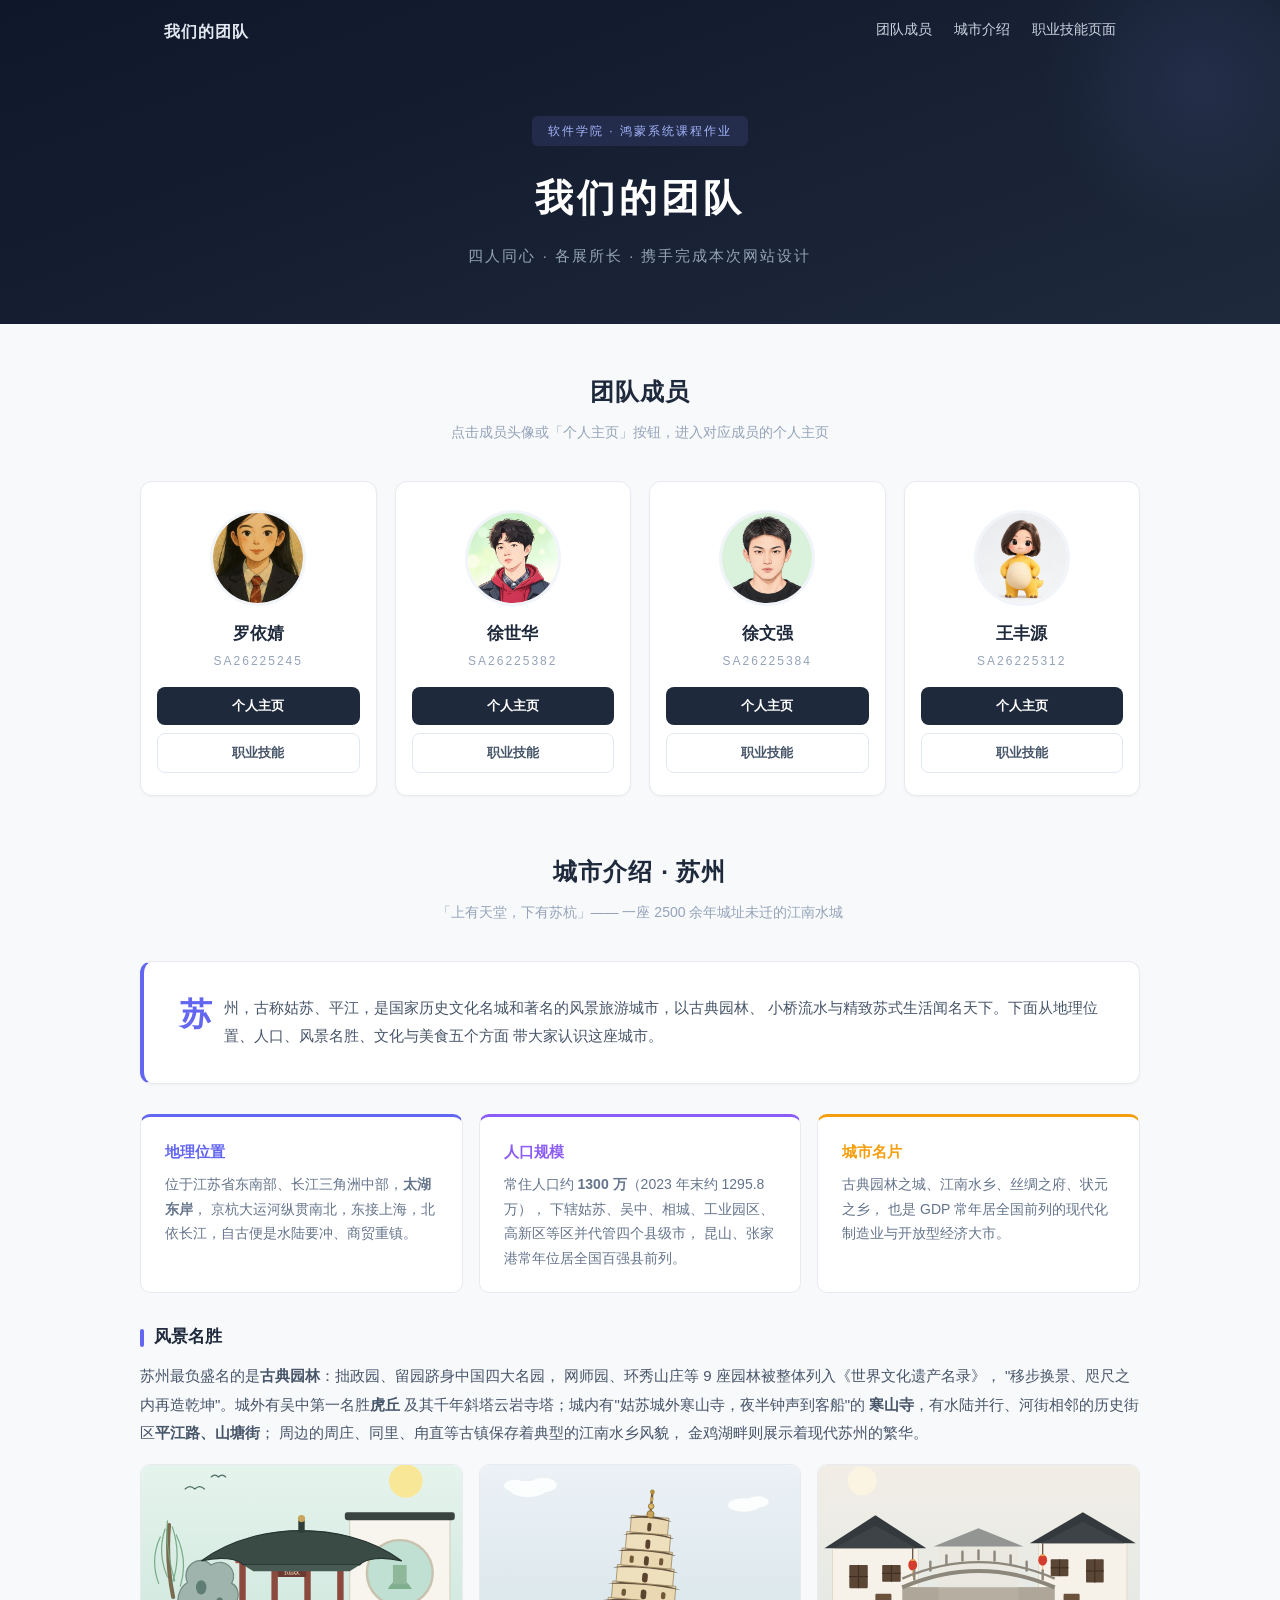
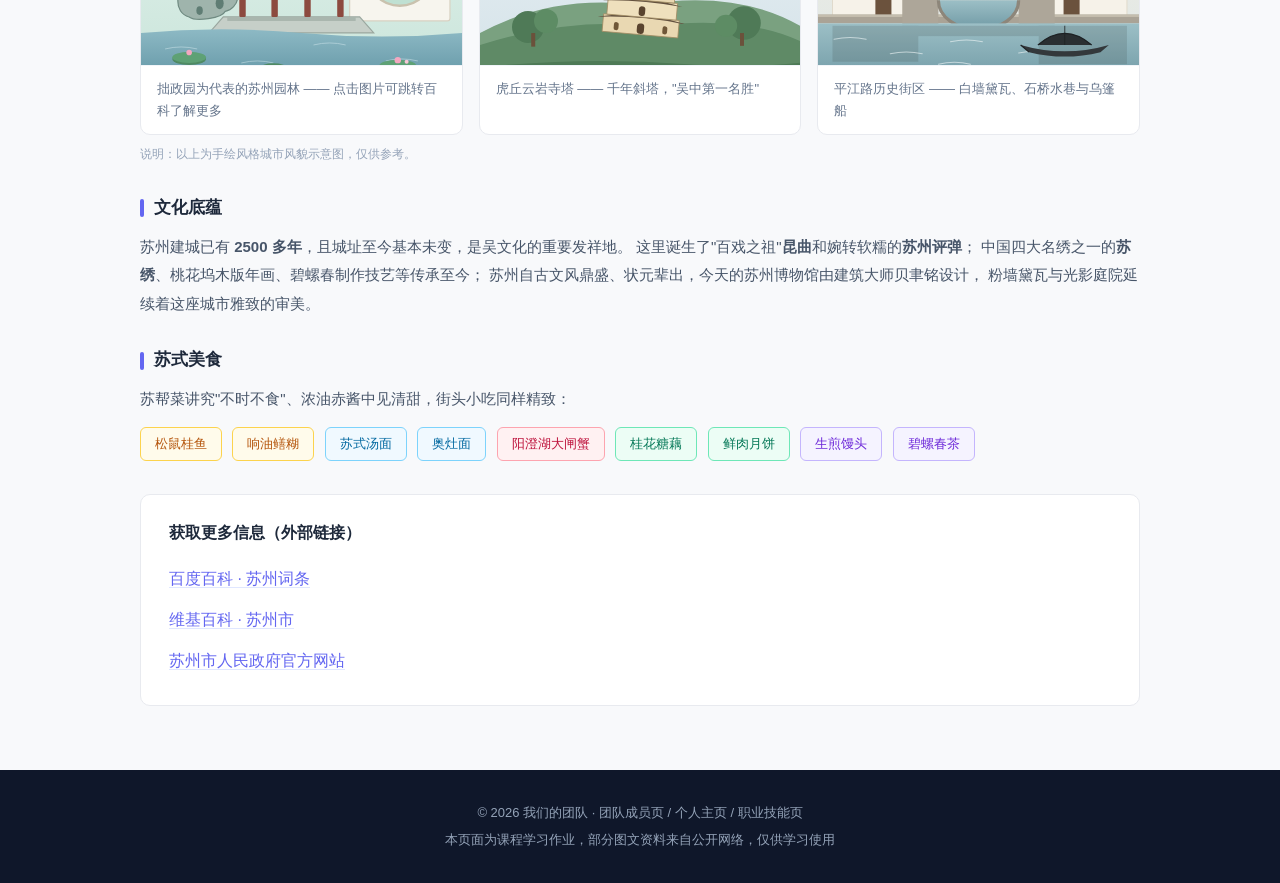
<file: index.html>
<!DOCTYPE html>
<html lang="zh-CN">
<head>
    <meta charset="UTF-8">
    <meta name="viewport" content="width=device-width, initial-scale=1.0">
    <title>团队首页 - 我们的团队</title>

    <!-- ==========================================================
         团队页全部样式采用"内嵌自定义 CSS"（写在本文件 <style> 内）
         评分点对照：
         ① 共用选择器（同时选中两个及以上标签）：h1, h2, h3 {…}  /  figure, ul {…}
         ② 类选择器：.wrap / .member-card / .btn …
         ③ 上下文选择器：.member-card img、.city-gallery figcaption …
         ④ <a> 标签 hover 效果：nav a:hover / .btn:hover / …
         ⑤ 多处行内 CSS：见正文中的 style="…"
         ⑥ 响应式：文件底部 @media 断点 900px / 600px
         ========================================================== -->
    <style>
        /* ---------- 基础重置 ---------- */
        * { margin: 0; padding: 0; box-sizing: border-box; }

        body {
            font-family: -apple-system, "Microsoft YaHei", "PingFang SC", "Helvetica Neue", Arial, sans-serif;
            color: #1e293b;
            background-color: #f8f9fb;
            line-height: 1.7;
            -webkit-font-smoothing: antialiased;
        }

        /* ① 共用选择器（分组选择器）：同时给 h1、h2、h3 设置字体 */
        h1, h2, h3 {
            font-family: -apple-system, "Microsoft YaHei", "PingFang SC", sans-serif;
            font-weight: 700;
        }

        img { max-width: 100%; display: block; }
        ul { list-style: none; }
        a { color: inherit; text-decoration: none; }

        /* 另一个共用选择器：figure 与 ul 去边距 */
        figure, ul { margin: 0; padding: 0; }

        /* ---------- ② 类选择器 ---------- */
        .wrap {
            max-width: 1000px;
            margin: 0 auto;
            padding: 0 24px;
        }

        /* ---------- 顶部横幅 ---------- */
        .site-header {
            background: linear-gradient(160deg, #0f172a 0%, #1e293b 100%);
            color: #fff;
            padding-bottom: 56px;
            position: relative;
            overflow: hidden;
        }
        .site-header::before {
            content: "";
            position: absolute;
            top: -80px; right: -80px;
            width: 320px; height: 320px;
            border-radius: 50%;
            background: radial-gradient(circle, rgba(129,140,248,.10) 0%, transparent 70%);
        }
        .topbar {
            display: flex;
            justify-content: space-between;
            align-items: center;
            flex-wrap: wrap;
            gap: 10px;
            padding: 18px 24px;
            max-width: 1000px;
            margin: 0 auto;
            position: relative; z-index: 1;
        }
        .brand { font-size: 16px; font-weight: 600; letter-spacing: 1px; color: #e2e8f0; }
        .topbar nav { display: flex; gap: 22px; flex-wrap: wrap; }

        /* ④ <a> hover 效果 */
        .topbar nav a {
            color: #cbd5e1;
            font-weight: 500;
            font-size: 14px;
            border-bottom: 2px solid transparent;
            padding-bottom: 2px;
            transition: color .2s, border-color .2s;
        }
        .topbar nav a:hover {
            color: #818cf8;
            border-bottom-color: #818cf8;
        }

        .hero { text-align: center; padding: 52px 24px 0; position: relative; z-index: 1; }
        .hero h1 {
            font-size: 38px;
            font-weight: 800;
            letter-spacing: 4px;
            margin-bottom: 12px;
        }
        .hero p { color: #94a3b8; font-size: 15px; }

        /* ---------- 区块标题 ---------- */
        .section { padding: 48px 0 8px; }
        .section-title {
            font-size: 24px;
            color: #1e293b;
            text-align: center;
            margin-bottom: 8px;
            letter-spacing: 1px;
        }
        .section-sub {
            text-align: center;
            color: #94a3b8;
            font-size: 14px;
            margin-bottom: 36px;
        }

        /* ---------- ② 团队成员卡片 ---------- */
        .team-grid {
            display: grid;
            grid-template-columns: repeat(4, 1fr);
            gap: 18px;
        }
        .member-card {
            background: #fff;
            border-radius: 12px;
            padding: 28px 16px 22px;
            text-align: center;
            border: 1px solid #e8eaef;
            box-shadow: 0 1px 3px rgba(15,23,42,.04);
            transition: box-shadow .3s ease, border-color .3s ease;
        }
        .member-card:hover {
            box-shadow: 0 10px 28px rgba(15,23,42,.10);
            border-color: #d1d5db;
        }

        /* ③ 上下文选择器：member-card 内部的头像 */
        .member-card img {
            width: 96px; height: 96px;
            object-fit: cover;
            border-radius: 50%;
            margin: 0 auto 14px;
            border: 3px solid #f1f5f9;
            transition: transform .35s ease, border-color .35s ease;
        }
        .member-card a:hover img {
            transform: scale(1.06);
            border-color: #c7d2fe;
        }

        /* ③ 上下文选择器：member-card 内的姓名、学号 */
        .member-card h3 { font-size: 17px; margin-bottom: 2px; color: #1e293b; }
        .member-card .sid {
            font-size: 12px;
            color: #94a3b8;
            letter-spacing: 2px;
            margin-bottom: 16px;
            text-transform: uppercase;
        }
        .card-links { display: flex; flex-direction: column; gap: 8px; }

        /* ② 按钮类 + ④ hover */
        .btn {
            display: block;
            padding: 8px 0;
            border-radius: 8px;
            font-size: 13px;
            font-weight: 600;
            background: #1e293b;
            color: #fff !important;
            transition: background .2s, transform .15s;
        }
        .btn:hover { background: #4338ca; transform: translateY(-1px); }
        .btn.ghost {
            background: #fff;
            color: #475569 !important;
            border: 1px solid #e2e8f0;
        }
        .btn.ghost:hover { background: #f8fafc; border-color: #cbd5e1; }

        /* ---------- 城市板块 ---------- */
        .city-banner {
            margin: 0 0 30px;
            border-radius: 12px;
            padding: 32px 36px;
            background: #fff;
            border: 1px solid #e8eaef;
            border-left: 4px solid #6366f1;
            box-shadow: 0 1px 3px rgba(15,23,42,.04);
        }
        .fact-grid {
            display: grid;
            grid-template-columns: repeat(3, 1fr);
            gap: 16px;
            margin-bottom: 30px;
        }
        .fact {
            background: #fff;
            border-radius: 10px;
            padding: 22px 24px;
            border: 1px solid #e8eaef;
            transition: box-shadow .3s ease;
        }
        .fact:hover { box-shadow: 0 6px 16px rgba(15,23,42,.06); }
        .fact h4 { font-size: 15px; margin-bottom: 8px; font-weight: 600; }
        .fact p { font-size: 14px; color: #64748b; margin: 0; line-height: 1.75; }

        .city-text { margin-bottom: 28px; }
        .city-text h4 {
            font-size: 17px;
            color: #1e293b;
            margin-bottom: 10px;
            display: flex;
            align-items: center;
            gap: 10px;
            font-weight: 600;
        }
        .city-text h4::before {
            content: "";
            display: inline-block;
            width: 4px; height: 18px;
            border-radius: 2px;
            background: #6366f1;
        }
        .city-text p { font-size: 15px; color: #475569; line-height: 1.9; }

        /* 美食标签 */
        .food-tag {
            display: inline-block;
            border-radius: 6px;
            padding: 5px 14px;
            font-size: 13px;
            margin: 5px 6px 5px 0;
            border: 1px solid;
            font-weight: 500;
        }

        /* ---------- ③ 上下文选择器：城市画廊 ---------- */
        .city-gallery {
            display: grid;
            grid-template-columns: repeat(3, 1fr);
            gap: 16px;
            margin-top: 16px;
        }
        .city-gallery figure {
            border-radius: 10px;
            overflow: hidden;
            background: #fff;
            border: 1px solid #e8eaef;
            transition: box-shadow .3s ease;
        }
        .city-gallery figure:hover { box-shadow: 0 8px 20px rgba(15,23,42,.08); }
        .city-gallery img {
            width: 100%;
            height: 200px;
            object-fit: cover;
            transition: transform .5s ease;
        }
        /* 图片绑了外链：hover 时放大 + 出现提示（④ a:hover） */
        .city-gallery a { display: block; position: relative; }
        .city-gallery a::after {
            content: "点击查看 ↗";
            position: absolute;
            right: 12px; bottom: 12px;
            background: rgba(15,23,42,.75);
            color: #fff;
            font-size: 11px;
            padding: 4px 12px;
            border-radius: 6px;
            opacity: 0;
            transition: opacity .3s;
        }
        .city-gallery a:hover::after { opacity: 1; }
        .city-gallery a:hover img { transform: scale(1.05); }
        .city-gallery figcaption {
            padding: 12px 16px;
            font-size: 13px;
            color: #64748b;
            border-top: 1px solid #f1f5f9;
        }

        /* 获取更多信息 */
        .more-links {
            margin-top: 28px;
            background: #fff;
            border-radius: 10px;
            padding: 24px 28px;
            border: 1px solid #e8eaef;
        }
        .more-links h4 { font-size: 16px; color: #1e293b; margin-bottom: 12px; font-weight: 600; }
        .more-links li { padding: 7px 0; }
        /* ③ 上下文选择器 + ④ a:hover */
        .more-links li a {
            color: #6366f1;
            border-bottom: 1px solid #e0e7ff;
            transition: color .2s, border-color .2s;
        }
        .more-links li a:hover {
            color: #4338ca;
            border-bottom-color: #4338ca;
        }

        /* ---------- 页脚 ---------- */
        .site-footer {
            margin-top: 56px;
            padding: 32px 16px;
            text-align: center;
            color: #94a3b8;
            font-size: 13px;
            background: #0f172a;
        }

        /* ==========================================================
           ⑥ 响应式设计
           平板（≤900px）：成员卡片 2 列、城市图片单列大图
           手机（≤600px）：成员卡片 2 列、字号缩小、信息卡单列
           ========================================================== */
        @media (max-width: 900px) {
            .team-grid { grid-template-columns: repeat(2, 1fr); }
            .city-gallery { grid-template-columns: 1fr; }
            .city-gallery img { height: 240px; }
            .fact-grid { grid-template-columns: 1fr; }
        }
        @media (max-width: 600px) {
            .topbar { justify-content: center; text-align: center; }
            .hero h1 { font-size: 28px; letter-spacing: 2px; }
            .hero p { font-size: 14px; }
            .section-title { font-size: 20px; }
            .member-card img { width: 88px; height: 88px; }
            .city-gallery img { height: 180px; }
            .city-banner { padding: 24px 20px; }
        }
    </style>
</head>
<body>

    <!-- ================= 顶部横幅 + 导航 ================= -->
    <header class="site-header">
        <div class="topbar">
            <span class="brand">我们的团队</span>
            <nav>
                <a href="#members">团队成员</a>
                <a href="#city">城市介绍</a>
                <a href="skills.html">职业技能页面</a>
            </nav>
        </div>
        <div class="hero">
            <!-- 行内 CSS ① -->
            <span style="display:inline-block; background:rgba(129,140,248,.12); color:#a5b4fc;
                         font-size:12px; letter-spacing:2px; padding:5px 16px; border-radius:6px; margin-bottom:20px;">
                软件学院 · 鸿蒙系统课程作业
            </span>
            <h1>我们的团队</h1>
            <!-- 行内 CSS ② -->
            <p style="letter-spacing:2px;">四人同心 · 各展所长 · 携手完成本次网站设计</p>
        </div>
    </header>

    <!-- ================= 团队成员 ================= -->
    <section id="members" class="section wrap">
        <h2 class="section-title">团队成员</h2>
        <p class="section-sub">点击成员头像或「个人主页」按钮，进入对应成员的个人主页</p>

        <div class="team-grid">

            <!-- 成员 1：罗依婧 -->
            <article class="member-card">
                <a href="profile-xiaoluo.html">
                    <img src="images/member1.png" alt="罗依婧的头像（占位示例图）">
                </a>
                <h3>罗依婧</h3>
                <p class="sid">SA26225245</p>
                <div class="card-links">
                    <a class="btn" href="profile-xiaoluo.html">个人主页</a>
                    <a class="btn ghost" href="skills.html#xiaoluo">职业技能</a>
                </div>
            </article>

            <!-- 成员 2：徐世华 -->
            <article class="member-card">
                <a href="profile-member2.html">
                    <img src="images/member2.png" alt="徐世华的头像（占位示例图）">
                </a>
                <h3>徐世华</h3>
                <p class="sid">SA26225382</p>
                <div class="card-links">
                    <a class="btn" href="profile-member2.html">个人主页</a>
                    <a class="btn ghost" href="skills.html#member2">职业技能</a>
                </div>
            </article>

            <!-- 成员 3：徐文强 -->
            <article class="member-card">
                <a href="profile-member3.html">
                    <img src="images/member3.png" alt="徐文强的头像（占位示例图）">
                </a>
                <h3>徐文强</h3>
                <p class="sid">SA26225384</p>
                <div class="card-links">
                    <a class="btn" href="profile-member3.html">个人主页</a>
                    <a class="btn ghost" href="skills.html#member3">职业技能</a>
                </div>
            </article>

            <!-- 成员 4：王丰源 -->
            <article class="member-card">
                <a href="profile-member4.html">
                    <img src="images/member4.png" alt="王丰源的头像（占位示例图）">
                </a>
                <h3>王丰源</h3>
                <p class="sid">SA26225312</p>
                <div class="card-links">
                    <a class="btn" href="profile-member4.html">个人主页</a>
                    <a class="btn ghost" href="skills.html#member4">职业技能</a>
                </div>
            </article>

        </div>
    </section>

    <!-- ================= 城市介绍：苏州 ================= -->
    <section id="city" class="section wrap">
        <h2 class="section-title">城市介绍 · 苏州</h2>
        <p class="section-sub">「上有天堂，下有苏杭」—— 一座 2500 余年城址未迁的江南水城</p>

        <!-- 城市横幅概述（行内 CSS ③：首字强调） -->
        <div class="city-banner">
            <p style="font-size:15px; color:#475569; line-height:1.9;">
                <span style="font-size:32px; font-weight:800; color:#6366f1; float:left; line-height:1; margin:4px 12px 0 0;">苏</span>
                州，古称姑苏、平江，是国家历史文化名城和著名的风景旅游城市，以古典园林、
                小桥流水与精致苏式生活闻名天下。下面从地理位置、人口、风景名胜、文化与美食五个方面
                带大家认识这座城市。
            </p>
        </div>

        <!-- 三张信息卡：地理位置 / 人口 / 城市名片 -->
        <div class="fact-grid">
            <div class="fact" style="border-top:3px solid #6366f1;">
                <h4 style="color:#6366f1;">地理位置</h4>
                <p>位于江苏省东南部、长江三角洲中部，<strong>太湖东岸</strong>，
                   京杭大运河纵贯南北，东接上海，北依长江，自古便是水陆要冲、商贸重镇。</p>
            </div>
            <div class="fact" style="border-top:3px solid #8b5cf6;">
                <h4 style="color:#8b5cf6;">人口规模</h4>
                <p>常住人口约 <strong>1300 万</strong>（2023 年末约 1295.8 万），
                   下辖姑苏、吴中、相城、工业园区、高新区等区并代管四个县级市，
                   昆山、张家港常年位居全国百强县前列。</p>
            </div>
            <div class="fact" style="border-top:3px solid #f59e0b;">
                <h4 style="color:#f59e0b;">城市名片</h4>
                <p>古典园林之城、江南水乡、丝绸之府、状元之乡，
                   也是 GDP 常年居全国前列的现代化制造业与开放型经济大市。</p>
            </div>
        </div>

        <!-- 风景名胜 -->
        <div class="city-text">
            <h4>风景名胜</h4>
            <p>
                苏州最负盛名的是<strong>古典园林</strong>：拙政园、留园跻身中国四大名园，
                网师园、环秀山庄等 9 座园林被整体列入《世界文化遗产名录》，
                "移步换景、咫尺之内再造乾坤"。城外有吴中第一名胜<strong>虎丘</strong>
                及其千年斜塔云岩寺塔；城内有"姑苏城外寒山寺，夜半钟声到客船"的
                <strong>寒山寺</strong>，有水陆并行、河街相邻的历史街区<strong>平江路、山塘街</strong>；
                周边的周庄、同里、甪直等古镇保存着典型的江南水乡风貌，
                金鸡湖畔则展示着现代苏州的繁华。
            </p>

            <!-- 城市风貌图片：前两张图片绑定了外部链接，点击图片即可跳转 -->
            <div class="city-gallery">
                <figure>
                    <!-- 图片外链 ①：点击跳转到百度百科"拙政园" -->
                    <a href="https://baike.baidu.com/item/%E6%8B%99%E6%94%BF%E5%9B%AD" target="_blank" rel="noopener">
                        <img src="images/city-garden.svg" alt="苏州园林：飞檐亭阁、太湖石与荷塘（示意图）">
                    </a>
                    <figcaption>拙政园为代表的苏州园林 —— 点击图片可跳转百科了解更多</figcaption>
                </figure>
                <figure>
                    <!-- 图片外链 ②：点击跳转到百度百科"虎丘" -->
                    <a href="https://baike.baidu.com/item/%E8%99%8E%E4%B8%98" target="_blank" rel="noopener">
                        <img src="images/city-tiger.svg" alt="虎丘云岩寺塔（示意图）">
                    </a>
                    <figcaption>虎丘云岩寺塔 —— 千年斜塔，"吴中第一名胜"</figcaption>
                </figure>
                <figure>
                    <!-- 第三张为普通配图，未绑定链接 -->
                    <img src="images/city-canal.svg" alt="平江路水巷：白墙黛瓦、石拱桥与乌篷船（示意图）">
                    <figcaption>平江路历史街区 —— 白墙黛瓦、石桥水巷与乌篷船</figcaption>
                </figure>
            </div>
            <p style="margin-top:8px; font-size:12px; color:#94a3b8;">
                说明：以上为手绘风格城市风貌示意图，仅供参考。
            </p>
        </div>

        <!-- 文化 -->
        <div class="city-text">
            <h4>文化底蕴</h4>
            <p>
                苏州建城已有 <strong>2500 多年</strong>，且城址至今基本未变，是吴文化的重要发祥地。
                这里诞生了"百戏之祖"<strong>昆曲</strong>和婉转软糯的<strong>苏州评弹</strong>；
                中国四大名绣之一的<strong>苏绣</strong>、桃花坞木版年画、碧螺春制作技艺等传承至今；
                苏州自古文风鼎盛、状元辈出，今天的苏州博物馆由建筑大师贝聿铭设计，
                粉墙黛瓦与光影庭院延续着这座城市雅致的审美。
            </p>
        </div>

        <!-- 美食（行内 CSS ④～⑪：每个标签颜色直接写在元素上） -->
        <div class="city-text">
            <h4>苏式美食</h4>
            <p>苏帮菜讲究"不时不食"、浓油赤酱中见清甜，街头小吃同样精致：</p>
            <div style="margin-top:8px;">
                <span class="food-tag" style="color:#b45309; background:#fffbeb; border-color:#fcd34d;">松鼠桂鱼</span>
                <span class="food-tag" style="color:#b45309; background:#fffbeb; border-color:#fcd34d;">响油鳝糊</span>
                <span class="food-tag" style="color:#0369a1; background:#f0f9ff; border-color:#7dd3fc;">苏式汤面</span>
                <span class="food-tag" style="color:#0369a1; background:#f0f9ff; border-color:#7dd3fc;">奥灶面</span>
                <span class="food-tag" style="color:#be123c; background:#fff1f2; border-color:#fda4af;">阳澄湖大闸蟹</span>
                <span class="food-tag" style="color:#047857; background:#ecfdf5; border-color:#6ee7b7;">桂花糖藕</span>
                <span class="food-tag" style="color:#047857; background:#ecfdf5; border-color:#6ee7b7;">鲜肉月饼</span>
                <span class="food-tag" style="color:#6d28d9; background:#f5f3ff; border-color:#c4b5fd;">生煎馒头</span>
                <span class="food-tag" style="color:#6d28d9; background:#f5f3ff; border-color:#c4b5fd;">碧螺春茶</span>
            </div>
        </div>

        <!-- 获取更多信息：外部链接 -->
        <div class="more-links">
            <h4>获取更多信息（外部链接）</h4>
            <ul>
                <li><a href="https://baike.baidu.com/item/%E8%8B%8F%E5%B7%9E" target="_blank" rel="noopener">百度百科 · 苏州词条</a></li>
                <li><a href="https://zh.wikipedia.org/wiki/%E8%8B%8F%E5%B7%9E%E5%B8%82" target="_blank" rel="noopener">维基百科 · 苏州市</a></li>
                <li><a href="https://www.suzhou.gov.cn" target="_blank" rel="noopener">苏州市人民政府官方网站</a></li>
            </ul>
        </div>
    </section>

    <!-- ================= 页脚 ================= -->
    <footer class="site-footer">
        <p style="margin-bottom:4px;">© 2026 我们的团队 · 团队成员页 / 个人主页 / 职业技能页</p>
        <p>本页面为课程学习作业，部分图文资料来自公开网络，仅供学习使用</p>
    </footer>

</body>
</html>
</file>
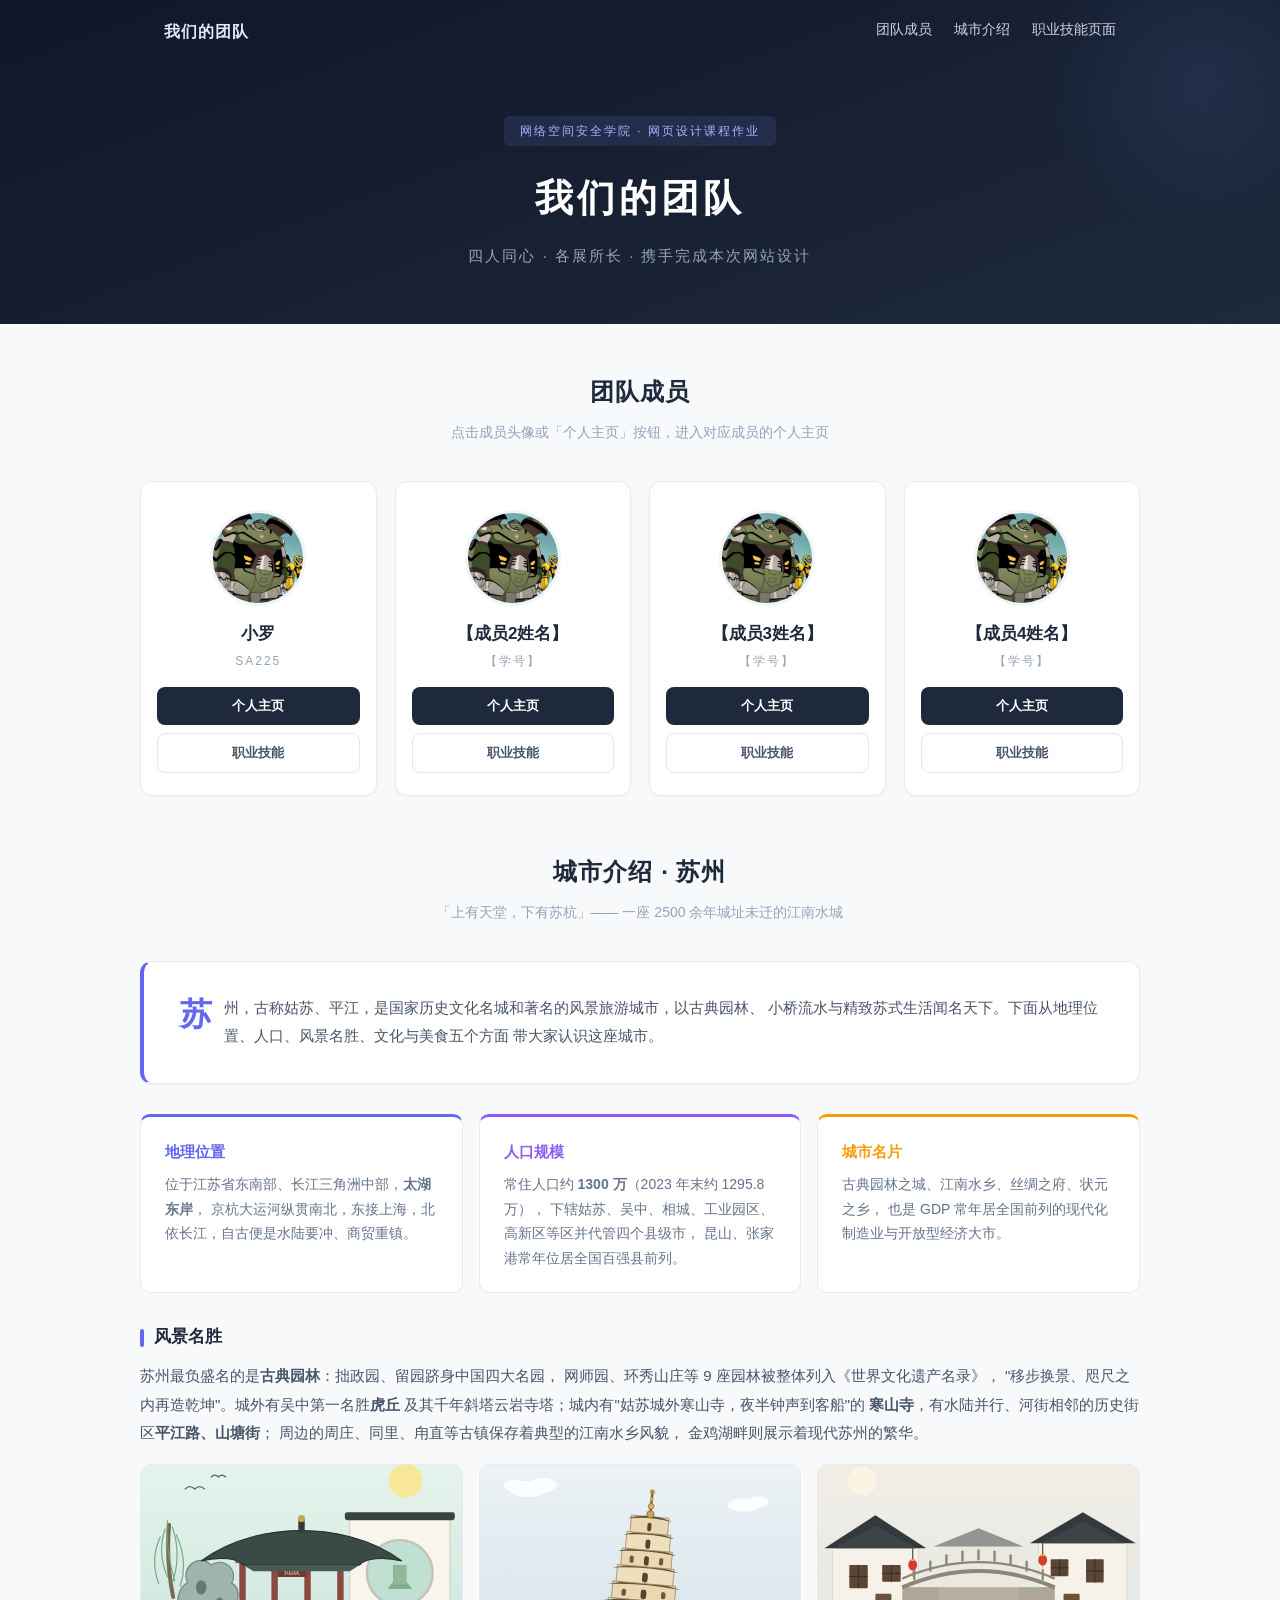
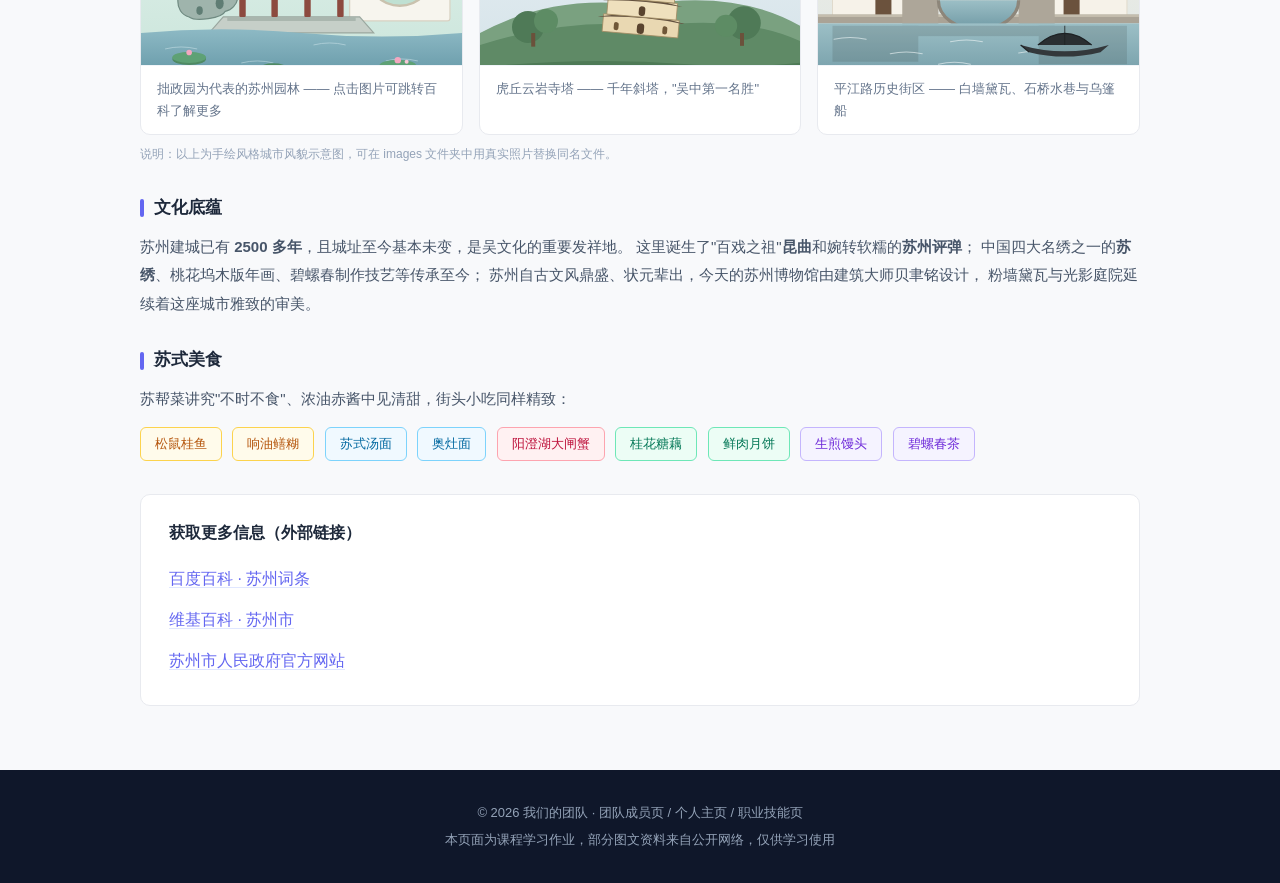
<file: task1/index.html>
<!DOCTYPE html>
<html lang="zh-CN">
<head>
    <meta charset="UTF-8">
    <meta name="viewport" content="width=device-width, initial-scale=1.0">
    <title>团队首页 - 我们的团队</title>

    <!-- ==========================================================
         团队页全部样式采用"内嵌自定义 CSS"（写在本文件 <style> 内）
         评分点对照：
         ① 共用选择器（同时选中两个及以上标签）：h1, h2, h3 {…}  /  figure, ul {…}
         ② 类选择器：.wrap / .member-card / .btn …
         ③ 上下文选择器：.member-card img、.city-gallery figcaption …
         ④ <a> 标签 hover 效果：nav a:hover / .btn:hover / …
         ⑤ 多处行内 CSS：见正文中的 style="…"
         ⑥ 响应式：文件底部 @media 断点 900px / 600px
         ========================================================== -->
    <style>
        /* ---------- 基础重置 ---------- */
        * { margin: 0; padding: 0; box-sizing: border-box; }

        body {
            font-family: -apple-system, "Microsoft YaHei", "PingFang SC", "Helvetica Neue", Arial, sans-serif;
            color: #1e293b;
            background-color: #f8f9fb;
            line-height: 1.7;
            -webkit-font-smoothing: antialiased;
        }

        /* ① 共用选择器（分组选择器）：同时给 h1、h2、h3 设置字体 */
        h1, h2, h3 {
            font-family: -apple-system, "Microsoft YaHei", "PingFang SC", sans-serif;
            font-weight: 700;
        }

        img { max-width: 100%; display: block; }
        ul { list-style: none; }
        a { color: inherit; text-decoration: none; }

        /* 另一个共用选择器：figure 与 ul 去边距 */
        figure, ul { margin: 0; padding: 0; }

        /* ---------- ② 类选择器 ---------- */
        .wrap {
            max-width: 1000px;
            margin: 0 auto;
            padding: 0 24px;
        }

        /* ---------- 顶部横幅 ---------- */
        .site-header {
            background: linear-gradient(160deg, #0f172a 0%, #1e293b 100%);
            color: #fff;
            padding-bottom: 56px;
            position: relative;
            overflow: hidden;
        }
        .site-header::before {
            content: "";
            position: absolute;
            top: -80px; right: -80px;
            width: 320px; height: 320px;
            border-radius: 50%;
            background: radial-gradient(circle, rgba(129,140,248,.10) 0%, transparent 70%);
        }
        .topbar {
            display: flex;
            justify-content: space-between;
            align-items: center;
            flex-wrap: wrap;
            gap: 10px;
            padding: 18px 24px;
            max-width: 1000px;
            margin: 0 auto;
            position: relative; z-index: 1;
        }
        .brand { font-size: 16px; font-weight: 600; letter-spacing: 1px; color: #e2e8f0; }
        .topbar nav { display: flex; gap: 22px; flex-wrap: wrap; }

        /* ④ <a> hover 效果 */
        .topbar nav a {
            color: #cbd5e1;
            font-weight: 500;
            font-size: 14px;
            border-bottom: 2px solid transparent;
            padding-bottom: 2px;
            transition: color .2s, border-color .2s;
        }
        .topbar nav a:hover {
            color: #818cf8;
            border-bottom-color: #818cf8;
        }

        .hero { text-align: center; padding: 52px 24px 0; position: relative; z-index: 1; }
        .hero h1 {
            font-size: 38px;
            font-weight: 800;
            letter-spacing: 4px;
            margin-bottom: 12px;
        }
        .hero p { color: #94a3b8; font-size: 15px; }

        /* ---------- 区块标题 ---------- */
        .section { padding: 48px 0 8px; }
        .section-title {
            font-size: 24px;
            color: #1e293b;
            text-align: center;
            margin-bottom: 8px;
            letter-spacing: 1px;
        }
        .section-sub {
            text-align: center;
            color: #94a3b8;
            font-size: 14px;
            margin-bottom: 36px;
        }

        /* ---------- ② 团队成员卡片 ---------- */
        .team-grid {
            display: grid;
            grid-template-columns: repeat(4, 1fr);
            gap: 18px;
        }
        .member-card {
            background: #fff;
            border-radius: 12px;
            padding: 28px 16px 22px;
            text-align: center;
            border: 1px solid #e8eaef;
            box-shadow: 0 1px 3px rgba(15,23,42,.04);
            transition: box-shadow .3s ease, border-color .3s ease;
        }
        .member-card:hover {
            box-shadow: 0 10px 28px rgba(15,23,42,.10);
            border-color: #d1d5db;
        }

        /* ③ 上下文选择器：member-card 内部的头像 */
        .member-card img {
            width: 96px; height: 96px;
            object-fit: cover;
            border-radius: 50%;
            margin: 0 auto 14px;
            border: 3px solid #f1f5f9;
            transition: transform .35s ease, border-color .35s ease;
        }
        .member-card a:hover img {
            transform: scale(1.06);
            border-color: #c7d2fe;
        }

        /* ③ 上下文选择器：member-card 内的姓名、学号 */
        .member-card h3 { font-size: 17px; margin-bottom: 2px; color: #1e293b; }
        .member-card .sid {
            font-size: 12px;
            color: #94a3b8;
            letter-spacing: 2px;
            margin-bottom: 16px;
            text-transform: uppercase;
        }
        .card-links { display: flex; flex-direction: column; gap: 8px; }

        /* ② 按钮类 + ④ hover */
        .btn {
            display: block;
            padding: 8px 0;
            border-radius: 8px;
            font-size: 13px;
            font-weight: 600;
            background: #1e293b;
            color: #fff !important;
            transition: background .2s, transform .15s;
        }
        .btn:hover { background: #4338ca; transform: translateY(-1px); }
        .btn.ghost {
            background: #fff;
            color: #475569 !important;
            border: 1px solid #e2e8f0;
        }
        .btn.ghost:hover { background: #f8fafc; border-color: #cbd5e1; }

        /* ---------- 城市板块 ---------- */
        .city-banner {
            margin: 0 0 30px;
            border-radius: 12px;
            padding: 32px 36px;
            background: #fff;
            border: 1px solid #e8eaef;
            border-left: 4px solid #6366f1;
            box-shadow: 0 1px 3px rgba(15,23,42,.04);
        }
        .fact-grid {
            display: grid;
            grid-template-columns: repeat(3, 1fr);
            gap: 16px;
            margin-bottom: 30px;
        }
        .fact {
            background: #fff;
            border-radius: 10px;
            padding: 22px 24px;
            border: 1px solid #e8eaef;
            transition: box-shadow .3s ease;
        }
        .fact:hover { box-shadow: 0 6px 16px rgba(15,23,42,.06); }
        .fact h4 { font-size: 15px; margin-bottom: 8px; font-weight: 600; }
        .fact p { font-size: 14px; color: #64748b; margin: 0; line-height: 1.75; }

        .city-text { margin-bottom: 28px; }
        .city-text h4 {
            font-size: 17px;
            color: #1e293b;
            margin-bottom: 10px;
            display: flex;
            align-items: center;
            gap: 10px;
            font-weight: 600;
        }
        .city-text h4::before {
            content: "";
            display: inline-block;
            width: 4px; height: 18px;
            border-radius: 2px;
            background: #6366f1;
        }
        .city-text p { font-size: 15px; color: #475569; line-height: 1.9; }

        /* 美食标签 */
        .food-tag {
            display: inline-block;
            border-radius: 6px;
            padding: 5px 14px;
            font-size: 13px;
            margin: 5px 6px 5px 0;
            border: 1px solid;
            font-weight: 500;
        }

        /* ---------- ③ 上下文选择器：城市画廊 ---------- */
        .city-gallery {
            display: grid;
            grid-template-columns: repeat(3, 1fr);
            gap: 16px;
            margin-top: 16px;
        }
        .city-gallery figure {
            border-radius: 10px;
            overflow: hidden;
            background: #fff;
            border: 1px solid #e8eaef;
            transition: box-shadow .3s ease;
        }
        .city-gallery figure:hover { box-shadow: 0 8px 20px rgba(15,23,42,.08); }
        .city-gallery img {
            width: 100%;
            height: 200px;
            object-fit: cover;
            transition: transform .5s ease;
        }
        /* 图片绑了外链：hover 时放大 + 出现提示（④ a:hover） */
        .city-gallery a { display: block; position: relative; }
        .city-gallery a::after {
            content: "点击查看 ↗";
            position: absolute;
            right: 12px; bottom: 12px;
            background: rgba(15,23,42,.75);
            color: #fff;
            font-size: 11px;
            padding: 4px 12px;
            border-radius: 6px;
            opacity: 0;
            transition: opacity .3s;
        }
        .city-gallery a:hover::after { opacity: 1; }
        .city-gallery a:hover img { transform: scale(1.05); }
        .city-gallery figcaption {
            padding: 12px 16px;
            font-size: 13px;
            color: #64748b;
            border-top: 1px solid #f1f5f9;
        }

        /* 获取更多信息 */
        .more-links {
            margin-top: 28px;
            background: #fff;
            border-radius: 10px;
            padding: 24px 28px;
            border: 1px solid #e8eaef;
        }
        .more-links h4 { font-size: 16px; color: #1e293b; margin-bottom: 12px; font-weight: 600; }
        .more-links li { padding: 7px 0; }
        /* ③ 上下文选择器 + ④ a:hover */
        .more-links li a {
            color: #6366f1;
            border-bottom: 1px solid #e0e7ff;
            transition: color .2s, border-color .2s;
        }
        .more-links li a:hover {
            color: #4338ca;
            border-bottom-color: #4338ca;
        }

        /* ---------- 页脚 ---------- */
        .site-footer {
            margin-top: 56px;
            padding: 32px 16px;
            text-align: center;
            color: #94a3b8;
            font-size: 13px;
            background: #0f172a;
        }

        /* ==========================================================
           ⑥ 响应式设计
           平板（≤900px）：成员卡片 2 列、城市图片单列大图
           手机（≤600px）：成员卡片 2 列、字号缩小、信息卡单列
           ========================================================== */
        @media (max-width: 900px) {
            .team-grid { grid-template-columns: repeat(2, 1fr); }
            .city-gallery { grid-template-columns: 1fr; }
            .city-gallery img { height: 240px; }
            .fact-grid { grid-template-columns: 1fr; }
        }
        @media (max-width: 600px) {
            .topbar { justify-content: center; text-align: center; }
            .hero h1 { font-size: 28px; letter-spacing: 2px; }
            .hero p { font-size: 14px; }
            .section-title { font-size: 20px; }
            .member-card img { width: 88px; height: 88px; }
            .city-gallery img { height: 180px; }
            .city-banner { padding: 24px 20px; }
        }
    </style>
</head>
<body>

    <!-- ================= 顶部横幅 + 导航 ================= -->
    <header class="site-header">
        <div class="topbar">
            <span class="brand">我们的团队</span>
            <nav>
                <a href="#members">团队成员</a>
                <a href="#city">城市介绍</a>
                <a href="skills.html">职业技能页面</a>
            </nav>
        </div>
        <div class="hero">
            <!-- 行内 CSS ① -->
            <span style="display:inline-block; background:rgba(129,140,248,.12); color:#a5b4fc;
                         font-size:12px; letter-spacing:2px; padding:5px 16px; border-radius:6px; margin-bottom:20px;">
                网络空间安全学院 · 网页设计课程作业
            </span>
            <h1>我们的团队</h1>
            <!-- 行内 CSS ② -->
            <p style="letter-spacing:2px;">四人同心 · 各展所长 · 携手完成本次网站设计</p>
        </div>
    </header>

    <!-- ================= 团队成员 ================= -->
    <section id="members" class="section wrap">
        <h2 class="section-title">团队成员</h2>
        <p class="section-sub">点击成员头像或「个人主页」按钮，进入对应成员的个人主页</p>

        <div class="team-grid">

            <!-- 成员 1：小罗（真实资料） -->
            <article class="member-card">
                <a href="profile-xiaoluo.html">
                    <img src="images/member1.png" alt="小罗的头像（占位示例图）">
                </a>
                <h3>小罗</h3>
                <p class="sid">SA225</p>
                <div class="card-links">
                    <a class="btn" href="profile-xiaoluo.html">个人主页</a>
                    <a class="btn ghost" href="skills.html#xiaoluo">职业技能</a>
                </div>
            </article>

            <!-- 成员 2（占位，替换【】即可） -->
            <article class="member-card">
                <a href="profile-member2.html">
                    <img src="images/member2.png" alt="【成员2姓名】的头像（占位示例图）">
                </a>
                <h3>【成员2姓名】</h3>
                <p class="sid">【学号】</p>
                <div class="card-links">
                    <a class="btn" href="profile-member2.html">个人主页</a>
                    <a class="btn ghost" href="skills.html#member2">职业技能</a>
                </div>
            </article>

            <!-- 成员 3（占位） -->
            <article class="member-card">
                <a href="profile-member3.html">
                    <img src="images/member3.png" alt="【成员3姓名】的头像（占位示例图）">
                </a>
                <h3>【成员3姓名】</h3>
                <p class="sid">【学号】</p>
                <div class="card-links">
                    <a class="btn" href="profile-member3.html">个人主页</a>
                    <a class="btn ghost" href="skills.html#member3">职业技能</a>
                </div>
            </article>

            <!-- 成员 4（占位） -->
            <article class="member-card">
                <a href="profile-member4.html">
                    <img src="images/member4.png" alt="【成员4姓名】的头像（占位示例图）">
                </a>
                <h3>【成员4姓名】</h3>
                <p class="sid">【学号】</p>
                <div class="card-links">
                    <a class="btn" href="profile-member4.html">个人主页</a>
                    <a class="btn ghost" href="skills.html#member4">职业技能</a>
                </div>
            </article>

        </div>
    </section>

    <!-- ================= 城市介绍：苏州 ================= -->
    <section id="city" class="section wrap">
        <h2 class="section-title">城市介绍 · 苏州</h2>
        <p class="section-sub">「上有天堂，下有苏杭」—— 一座 2500 余年城址未迁的江南水城</p>

        <!-- 城市横幅概述（行内 CSS ③：首字强调） -->
        <div class="city-banner">
            <p style="font-size:15px; color:#475569; line-height:1.9;">
                <span style="font-size:32px; font-weight:800; color:#6366f1; float:left; line-height:1; margin:4px 12px 0 0;">苏</span>
                州，古称姑苏、平江，是国家历史文化名城和著名的风景旅游城市，以古典园林、
                小桥流水与精致苏式生活闻名天下。下面从地理位置、人口、风景名胜、文化与美食五个方面
                带大家认识这座城市。
            </p>
        </div>

        <!-- 三张信息卡：地理位置 / 人口 / 城市名片 -->
        <div class="fact-grid">
            <div class="fact" style="border-top:3px solid #6366f1;">
                <h4 style="color:#6366f1;">地理位置</h4>
                <p>位于江苏省东南部、长江三角洲中部，<strong>太湖东岸</strong>，
                   京杭大运河纵贯南北，东接上海，北依长江，自古便是水陆要冲、商贸重镇。</p>
            </div>
            <div class="fact" style="border-top:3px solid #8b5cf6;">
                <h4 style="color:#8b5cf6;">人口规模</h4>
                <p>常住人口约 <strong>1300 万</strong>（2023 年末约 1295.8 万），
                   下辖姑苏、吴中、相城、工业园区、高新区等区并代管四个县级市，
                   昆山、张家港常年位居全国百强县前列。</p>
            </div>
            <div class="fact" style="border-top:3px solid #f59e0b;">
                <h4 style="color:#f59e0b;">城市名片</h4>
                <p>古典园林之城、江南水乡、丝绸之府、状元之乡，
                   也是 GDP 常年居全国前列的现代化制造业与开放型经济大市。</p>
            </div>
        </div>

        <!-- 风景名胜 -->
        <div class="city-text">
            <h4>风景名胜</h4>
            <p>
                苏州最负盛名的是<strong>古典园林</strong>：拙政园、留园跻身中国四大名园，
                网师园、环秀山庄等 9 座园林被整体列入《世界文化遗产名录》，
                "移步换景、咫尺之内再造乾坤"。城外有吴中第一名胜<strong>虎丘</strong>
                及其千年斜塔云岩寺塔；城内有"姑苏城外寒山寺，夜半钟声到客船"的
                <strong>寒山寺</strong>，有水陆并行、河街相邻的历史街区<strong>平江路、山塘街</strong>；
                周边的周庄、同里、甪直等古镇保存着典型的江南水乡风貌，
                金鸡湖畔则展示着现代苏州的繁华。
            </p>

            <!-- 城市风貌图片：前两张图片绑定了外部链接，点击图片即可跳转 -->
            <div class="city-gallery">
                <figure>
                    <!-- 图片外链 ①：点击跳转到百度百科"拙政园" -->
                    <a href="https://baike.baidu.com/item/%E6%8B%99%E6%94%BF%E5%9B%AD" target="_blank" rel="noopener">
                        <img src="images/city-garden.svg" alt="苏州园林：飞檐亭阁、太湖石与荷塘（示意图）">
                    </a>
                    <figcaption>拙政园为代表的苏州园林 —— 点击图片可跳转百科了解更多</figcaption>
                </figure>
                <figure>
                    <!-- 图片外链 ②：点击跳转到百度百科"虎丘" -->
                    <a href="https://baike.baidu.com/item/%E8%99%8E%E4%B8%98" target="_blank" rel="noopener">
                        <img src="images/city-tiger.svg" alt="虎丘云岩寺塔（示意图）">
                    </a>
                    <figcaption>虎丘云岩寺塔 —— 千年斜塔，"吴中第一名胜"</figcaption>
                </figure>
                <figure>
                    <!-- 第三张为普通配图，未绑定链接 -->
                    <img src="images/city-canal.svg" alt="平江路水巷：白墙黛瓦、石拱桥与乌篷船（示意图）">
                    <figcaption>平江路历史街区 —— 白墙黛瓦、石桥水巷与乌篷船</figcaption>
                </figure>
            </div>
            <p style="margin-top:8px; font-size:12px; color:#94a3b8;">
                说明：以上为手绘风格城市风貌示意图，可在 images 文件夹中用真实照片替换同名文件。
            </p>
        </div>

        <!-- 文化 -->
        <div class="city-text">
            <h4>文化底蕴</h4>
            <p>
                苏州建城已有 <strong>2500 多年</strong>，且城址至今基本未变，是吴文化的重要发祥地。
                这里诞生了"百戏之祖"<strong>昆曲</strong>和婉转软糯的<strong>苏州评弹</strong>；
                中国四大名绣之一的<strong>苏绣</strong>、桃花坞木版年画、碧螺春制作技艺等传承至今；
                苏州自古文风鼎盛、状元辈出，今天的苏州博物馆由建筑大师贝聿铭设计，
                粉墙黛瓦与光影庭院延续着这座城市雅致的审美。
            </p>
        </div>

        <!-- 美食（行内 CSS ④～⑪：每个标签颜色直接写在元素上） -->
        <div class="city-text">
            <h4>苏式美食</h4>
            <p>苏帮菜讲究"不时不食"、浓油赤酱中见清甜，街头小吃同样精致：</p>
            <div style="margin-top:8px;">
                <span class="food-tag" style="color:#b45309; background:#fffbeb; border-color:#fcd34d;">松鼠桂鱼</span>
                <span class="food-tag" style="color:#b45309; background:#fffbeb; border-color:#fcd34d;">响油鳝糊</span>
                <span class="food-tag" style="color:#0369a1; background:#f0f9ff; border-color:#7dd3fc;">苏式汤面</span>
                <span class="food-tag" style="color:#0369a1; background:#f0f9ff; border-color:#7dd3fc;">奥灶面</span>
                <span class="food-tag" style="color:#be123c; background:#fff1f2; border-color:#fda4af;">阳澄湖大闸蟹</span>
                <span class="food-tag" style="color:#047857; background:#ecfdf5; border-color:#6ee7b7;">桂花糖藕</span>
                <span class="food-tag" style="color:#047857; background:#ecfdf5; border-color:#6ee7b7;">鲜肉月饼</span>
                <span class="food-tag" style="color:#6d28d9; background:#f5f3ff; border-color:#c4b5fd;">生煎馒头</span>
                <span class="food-tag" style="color:#6d28d9; background:#f5f3ff; border-color:#c4b5fd;">碧螺春茶</span>
            </div>
        </div>

        <!-- 获取更多信息：外部链接 -->
        <div class="more-links">
            <h4>获取更多信息（外部链接）</h4>
            <ul>
                <li><a href="https://baike.baidu.com/item/%E8%8B%8F%E5%B7%9E" target="_blank" rel="noopener">百度百科 · 苏州词条</a></li>
                <li><a href="https://zh.wikipedia.org/wiki/%E8%8B%8F%E5%B7%9E%E5%B8%82" target="_blank" rel="noopener">维基百科 · 苏州市</a></li>
                <li><a href="https://www.suzhou.gov.cn" target="_blank" rel="noopener">苏州市人民政府官方网站</a></li>
            </ul>
        </div>
    </section>

    <!-- ================= 页脚 ================= -->
    <footer class="site-footer">
        <p style="margin-bottom:4px;">© 2026 我们的团队 · 团队成员页 / 个人主页 / 职业技能页</p>
        <p>本页面为课程学习作业，部分图文资料来自公开网络，仅供学习使用</p>
    </footer>

</body>
</html>
</file>
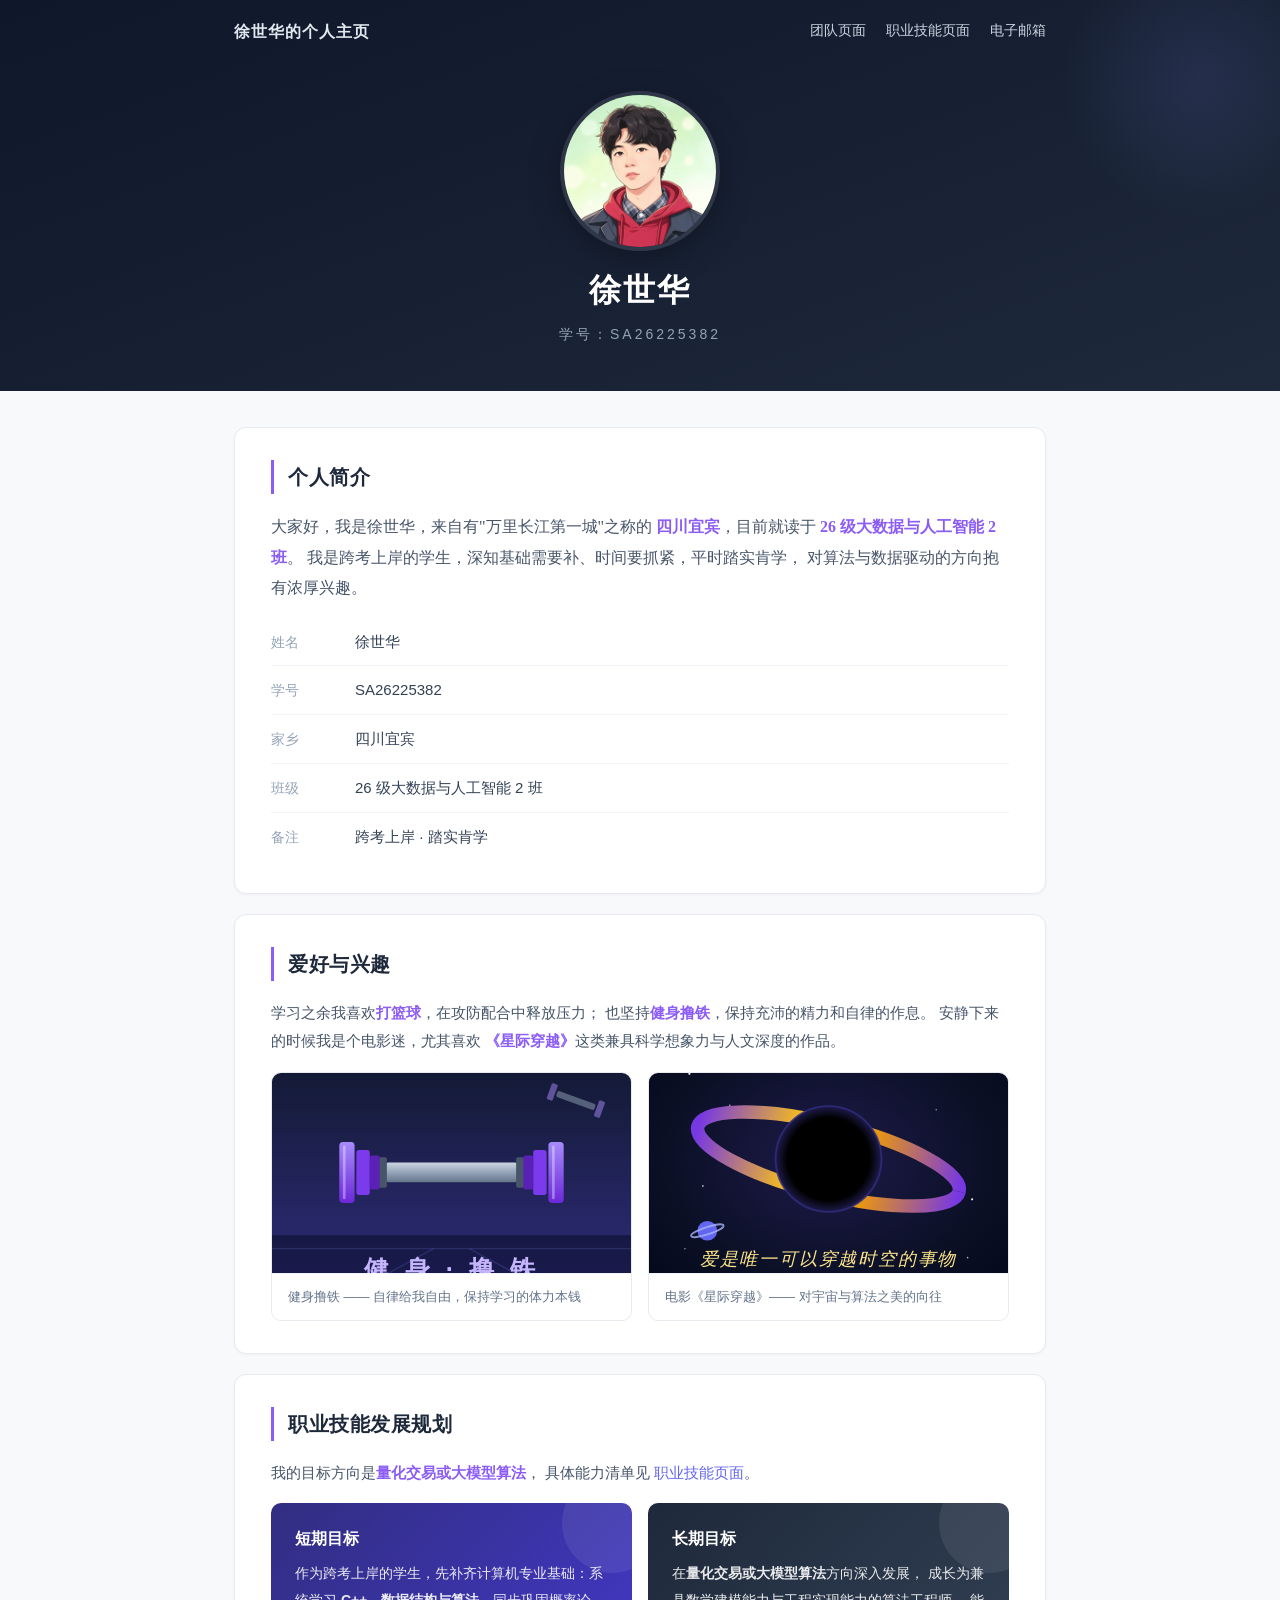
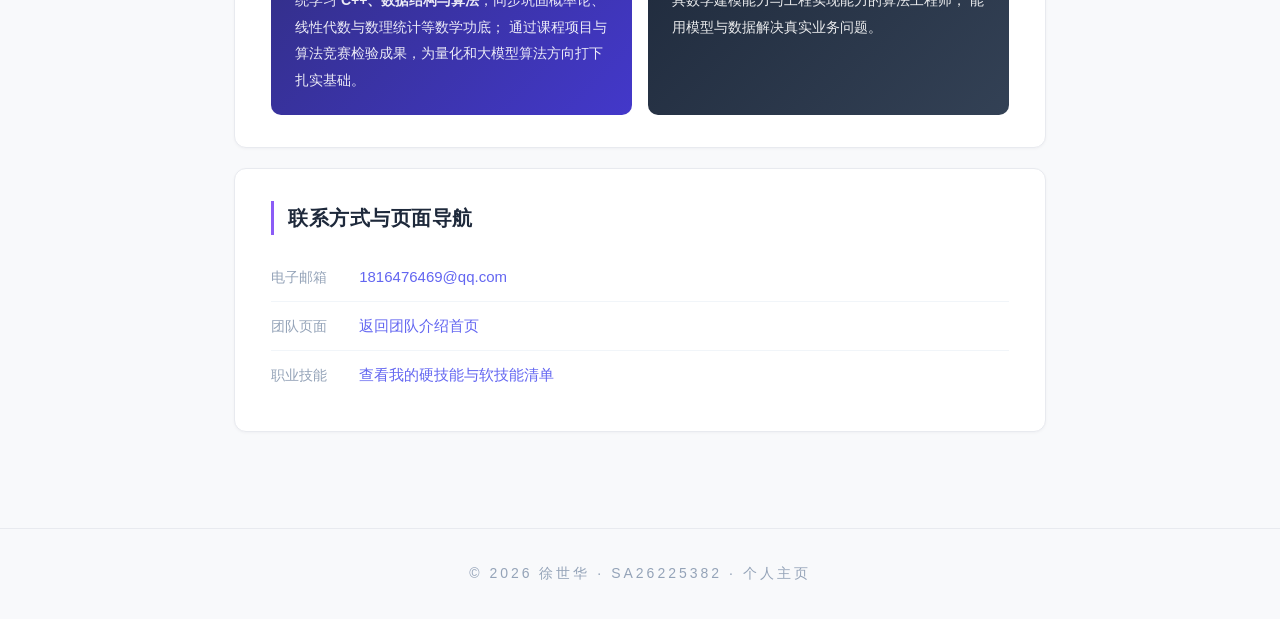
<file: profile-member2.html>
<!DOCTYPE html>
<!--
  ==========================================================================
  成员 2 个人主页 —— 徐世华（SA26225382）
  头像替换：把本人正方形照片命名为 member2.png，覆盖 images/member2.png 即可
  ==========================================================================
-->
<html lang="zh-CN">
<head>
    <meta charset="UTF-8">
    <meta name="viewport" content="width=device-width, initial-scale=1.0">
    <title>徐世华 - 个人主页</title>
    <!-- 外部 CSS 样式表 -->
    <link rel="stylesheet" href="css/style.css">
    <!-- 页面内部内嵌 CSS：ID 选择器 + 标题样式 + 上下文选择器 -->
    <style>
        /* ID 选择器：设置个人简介正文字体 */
        #bio-text {
            font-family: Georgia, "Times New Roman", "宋体", serif;
            font-size: 16px;
            color: #475569;
        }

        /* 标题文本样式 */
        h2 {
            color: #1e293b;
            font-size: 20px;
            border-left: 3px solid #8b5cf6;
            font-weight: 700;
            padding-left: 14px;
            margin: 0 0 18px;
            letter-spacing: 0.5px;
        }

        /* 上下文选择器：设置 div.content 内部段落行高 */
        div.content p {
            line-height: 1.9;
        }

        .accent {
            color: #8b5cf6;
            font-weight: 600;
        }
    </style>
</head>
<body>

    <!-- ========== 顶部横幅：照片 + 姓名 + 学号 ========== -->
    <header class="header">
        <nav class="nav">
            <span class="nav-brand">徐世华的个人主页</span>
            <div class="nav-links">
                <a class="link" href="index.html">团队页面</a>
                <a class="link" href="skills.html#member2">职业技能页面</a>
                <a class="link" href="mailto:1816476469@qq.com">电子邮箱</a>
            </div>
        </nav>
        <div class="hero">
            <!-- 头像替换：用本人照片覆盖 images/member2.png（建议正方形）即可 -->
            <img class="avatar" src="images/member2.png" alt="徐世华的个人照片（当前为占位示例图）">
            <h1>徐世华</h1>
            <p class="stu-id">学号：SA26225382</p>
        </div>
    </header>

    <!-- ========== 正文 ========== -->
    <div class="container content">

        <!-- 个人简介 -->
        <section class="card">
            <h2>个人简介</h2>
            <p id="bio-text">
                大家好，我是徐世华，来自有"万里长江第一城"之称的
                <span class="accent">四川宜宾</span>，目前就读于
                <span class="accent">26 级大数据与人工智能 2 班</span>。
                我是跨考上岸的学生，深知基础需要补、时间要抓紧，平时踏实肯学，
                对算法与数据驱动的方向抱有浓厚兴趣。
            </p>
            <ul class="info-list" style="margin-top:14px;">
                <li><span class="info-label">姓名</span>徐世华</li>
                <li><span class="info-label">学号</span>SA26225382</li>
                <li><span class="info-label">家乡</span>四川宜宾</li>
                <li><span class="info-label">班级</span>26 级大数据与人工智能 2 班</li>
                <li><span class="info-label">备注</span>跨考上岸 · 踏实肯学</li>
            </ul>
        </section>

        <!-- 爱好与兴趣 -->
        <section class="card">
            <h2>爱好与兴趣</h2>
            <p>
                学习之余我喜欢<span class="accent">打篮球</span>，在攻防配合中释放压力；
                也坚持<span class="accent">健身撸铁</span>，保持充沛的精力和自律的作息。
                安静下来的时候我是个电影迷，尤其喜欢
                <span class="accent">《星际穿越》</span>这类兼具科学想象力与人文深度的作品。
            </p>
            <!--
              爱好配图替换方法：
              把真实照片放进 images 文件夹，然后修改下面两个 <img> 的 src 即可，
              例如 src="images/my-gym.jpg"、src="images/interstellar.jpg"
            -->
            <div class="gallery">
                <figure>
                    <img src="images/hobby-gym.svg" alt="健身撸铁示意图">
                    <figcaption>健身撸铁 —— 自律给我自由，保持学习的体力本钱</figcaption>
                </figure>
                <figure>
                    <img src="images/hobby-movie.svg" alt="电影《星际穿越》主题示意图">
                    <figcaption>电影《星际穿越》—— 对宇宙与算法之美的向往</figcaption>
                </figure>
            </div>
        </section>

        <!-- 职业技能发展规划 -->
        <section class="card">
            <h2>职业技能发展规划</h2>
            <p>
                我的目标方向是<span class="accent">量化交易或大模型算法</span>，
                具体能力清单见 <a class="link" href="skills.html#member2">职业技能页面</a>。
            </p>
            <div class="plan-grid">
                <div class="plan-card plan-short">
                    <h3>短期目标</h3>
                    <p>
                        作为跨考上岸的学生，先补齐计算机专业基础：系统学习
                        <strong>C++、数据结构与算法</strong>，同步巩固概率论、线性代数与数理统计等数学功底；
                        通过课程项目与算法竞赛检验成果，为量化和大模型算法方向打下扎实基础。
                    </p>
                </div>
                <div class="plan-card plan-long">
                    <h3>长期目标</h3>
                    <p>
                        在<strong>量化交易或大模型算法</strong>方向深入发展，
                        成长为兼具数学建模能力与工程实现能力的算法工程师，
                        能用模型与数据解决真实业务问题。
                    </p>
                </div>
            </div>
        </section>

        <!-- 联系方式与导航 -->
        <section class="card">
            <h2>联系方式与页面导航</h2>
            <ul class="info-list">
                <li>
                    <span class="info-label">电子邮箱</span>
                    <a class="link" href="mailto:1816476469@qq.com">1816476469@qq.com</a>
                </li>
                <li>
                    <span class="info-label">团队页面</span>
                    <a class="link" href="index.html">返回团队介绍首页</a>
                </li>
                <li>
                    <span class="info-label">职业技能</span>
                    <a class="link" href="skills.html#member2">查看我的硬技能与软技能清单</a>
                </li>
            </ul>
        </section>

    </div>

    <footer class="footer">
        <p class="stu-id" style="color:#94a3b8 !important;">© 2026 徐世华 · SA26225382 · 个人主页</p>
    </footer>

</body>
</html>
</file>
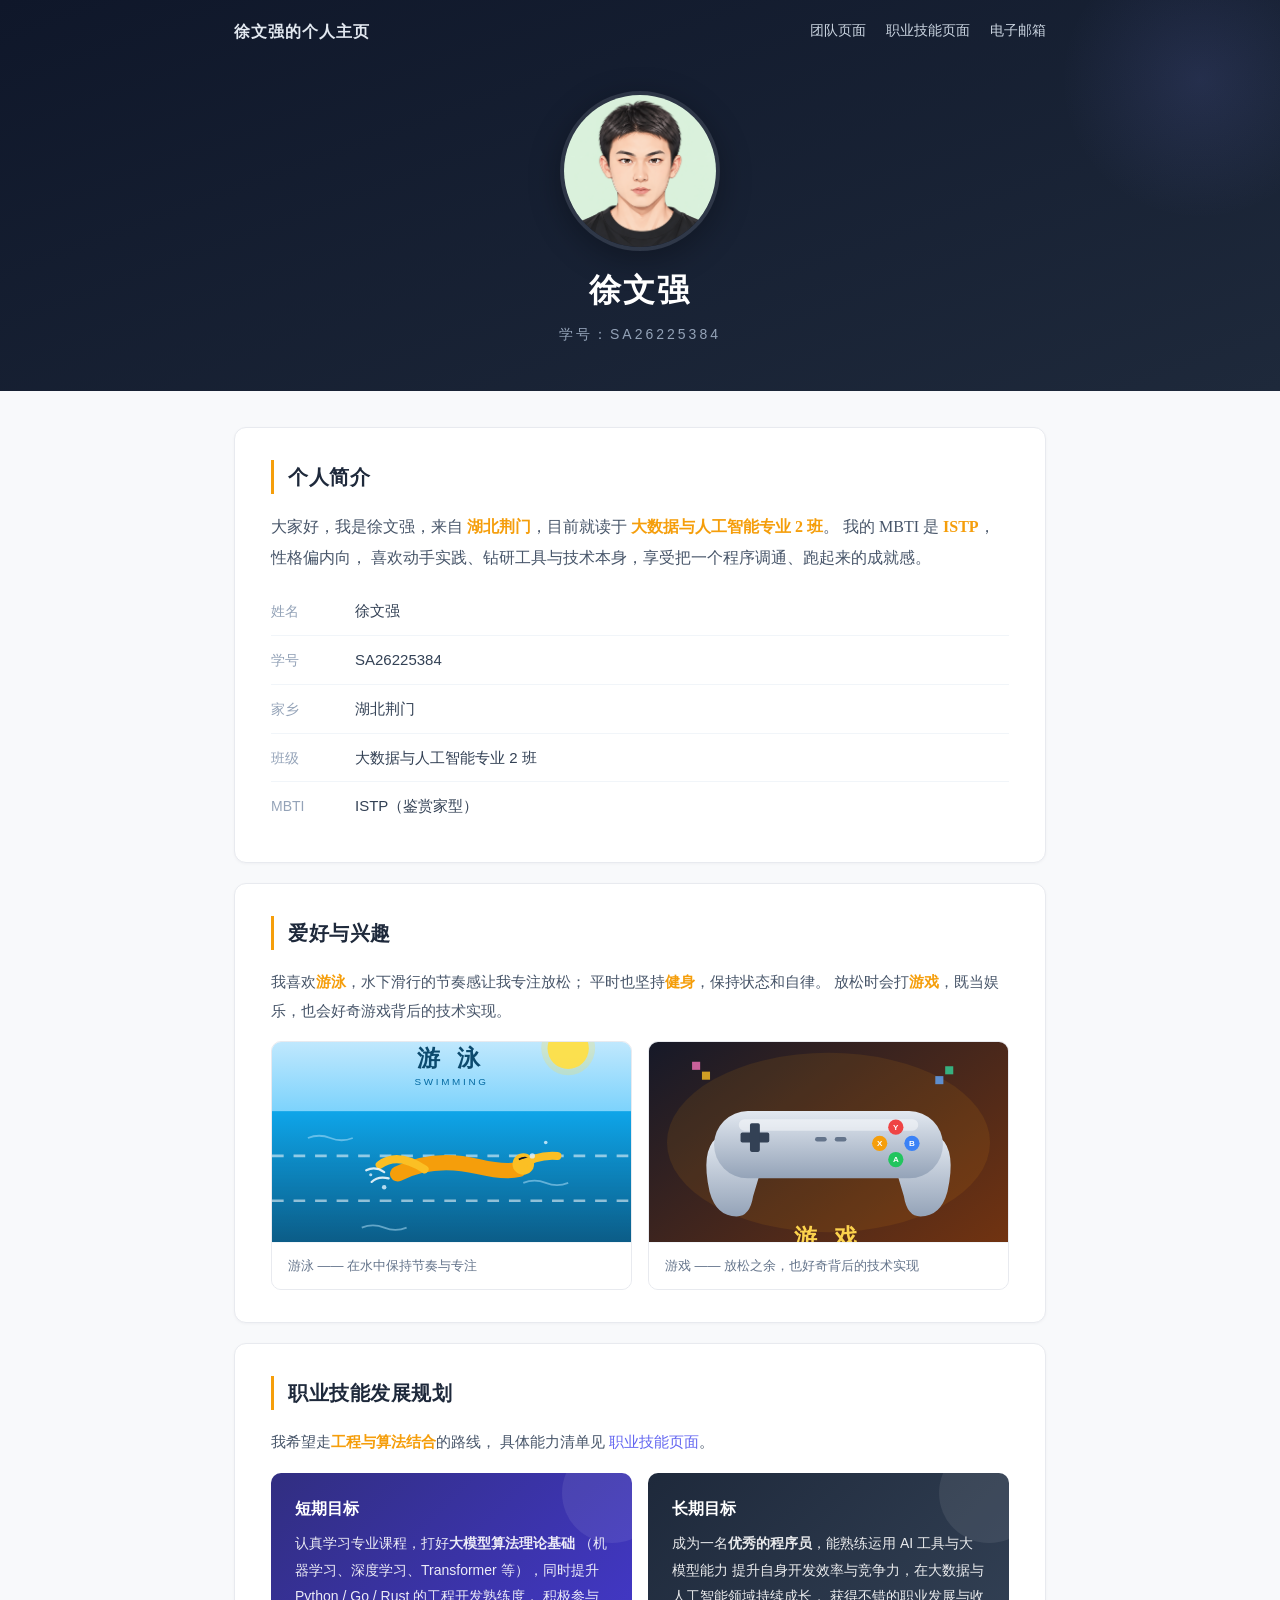
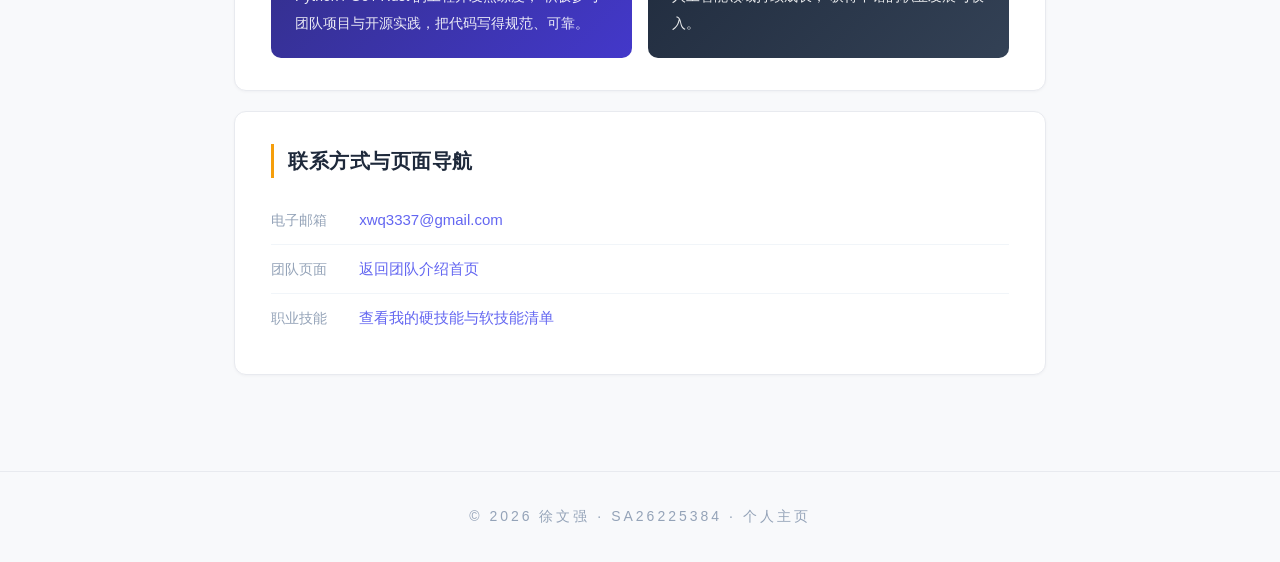
<file: profile-member3.html>
<!DOCTYPE html>
<!--
  ==========================================================================
  成员 3 个人主页 —— 徐文强（SA26225384）
  头像替换：把本人正方形照片命名为 member3.png，覆盖 images/member3.png 即可
  ==========================================================================
-->
<html lang="zh-CN">
<head>
    <meta charset="UTF-8">
    <meta name="viewport" content="width=device-width, initial-scale=1.0">
    <title>徐文强 - 个人主页</title>
    <!-- 外部 CSS 样式表 -->
    <link rel="stylesheet" href="css/style.css">
    <!-- 页面内部内嵌 CSS：ID 选择器 + 标题样式 + 上下文选择器 -->
    <style>
        /* ID 选择器：设置个人简介正文字体 */
        #bio-text {
            font-family: Georgia, "Times New Roman", "宋体", serif;
            font-size: 16px;
            color: #475569;
        }

        /* 标题文本样式 */
        h2 {
            color: #1e293b;
            font-size: 20px;
            border-left: 3px solid #f59e0b;
            font-weight: 700;
            padding-left: 14px;
            margin: 0 0 18px;
            letter-spacing: 0.5px;
        }

        /* 上下文选择器：设置 div.content 内部段落行高 */
        div.content p {
            line-height: 1.9;
        }

        .accent {
            color: #f59e0b;
            font-weight: 600;
        }
    </style>
</head>
<body>

    <!-- ========== 顶部横幅：照片 + 姓名 + 学号 ========== -->
    <header class="header">
        <nav class="nav">
            <span class="nav-brand">徐文强的个人主页</span>
            <div class="nav-links">
                <a class="link" href="index.html">团队页面</a>
                <a class="link" href="skills.html#member3">职业技能页面</a>
                <a class="link" href="mailto:xwq3337@gmail.com">电子邮箱</a>
            </div>
        </nav>
        <div class="hero">
            <!-- 头像替换：用本人照片覆盖 images/member3.png（建议正方形）即可 -->
            <img class="avatar" src="images/member3.png" alt="徐文强的个人照片（当前为占位示例图）">
            <h1>徐文强</h1>
            <p class="stu-id">学号：SA26225384</p>
        </div>
    </header>

    <!-- ========== 正文 ========== -->
    <div class="container content">

        <!-- 个人简介 -->
        <section class="card">
            <h2>个人简介</h2>
            <p id="bio-text">
                大家好，我是徐文强，来自
                <span class="accent">湖北荆门</span>，目前就读于
                <span class="accent">大数据与人工智能专业 2 班</span>。
                我的 MBTI 是 <span class="accent">ISTP</span>，性格偏内向，
                喜欢动手实践、钻研工具与技术本身，享受把一个程序调通、跑起来的成就感。
            </p>
            <ul class="info-list" style="margin-top:14px;">
                <li><span class="info-label">姓名</span>徐文强</li>
                <li><span class="info-label">学号</span>SA26225384</li>
                <li><span class="info-label">家乡</span>湖北荆门</li>
                <li><span class="info-label">班级</span>大数据与人工智能专业 2 班</li>
                <li><span class="info-label">MBTI</span>ISTP（鉴赏家型）</li>
            </ul>
        </section>

        <!-- 爱好与兴趣 -->
        <section class="card">
            <h2>爱好与兴趣</h2>
            <p>
                我喜欢<span class="accent">游泳</span>，水下滑行的节奏感让我专注放松；
                平时也坚持<span class="accent">健身</span>，保持状态和自律。
                放松时会打<span class="accent">游戏</span>，既当娱乐，也会好奇游戏背后的技术实现。
            </p>
            <!--
              爱好配图替换方法：
              把真实照片放进 images 文件夹，然后修改下面两个 <img> 的 src 即可，
              例如 src="images/my-swim.jpg"、src="images/my-game.jpg"
            -->
            <div class="gallery">
                <figure>
                    <img src="images/hobby-swim.svg" alt="游泳示意图">
                    <figcaption>游泳 —— 在水中保持节奏与专注</figcaption>
                </figure>
                <figure>
                    <img src="images/hobby-game.svg" alt="游戏示意图">
                    <figcaption>游戏 —— 放松之余，也好奇背后的技术实现</figcaption>
                </figure>
            </div>
        </section>

        <!-- 职业技能发展规划 -->
        <section class="card">
            <h2>职业技能发展规划</h2>
            <p>
                我希望走<span class="accent">工程与算法结合</span>的路线，
                具体能力清单见 <a class="link" href="skills.html#member3">职业技能页面</a>。
            </p>
            <div class="plan-grid">
                <div class="plan-card plan-short">
                    <h3>短期目标</h3>
                    <p>
                        认真学习专业课程，打好<strong>大模型算法理论基础</strong>
                        （机器学习、深度学习、Transformer 等），同时提升 Python / Go / Rust 的工程开发熟练度，
                        积极参与团队项目与开源实践，把代码写得规范、可靠。
                    </p>
                </div>
                <div class="plan-card plan-long">
                    <h3>长期目标</h3>
                    <p>
                        成为一名<strong>优秀的程序员</strong>，能熟练运用 AI 工具与大模型能力
                        提升自身开发效率与竞争力，在大数据与人工智能领域持续成长，
                        获得不错的职业发展与收入。
                    </p>
                </div>
            </div>
        </section>

        <!-- 联系方式与导航 -->
        <section class="card">
            <h2>联系方式与页面导航</h2>
            <ul class="info-list">
                <li>
                    <span class="info-label">电子邮箱</span>
                    <a class="link" href="mailto:xwq3337@gmail.com">xwq3337@gmail.com</a>
                </li>
                <li>
                    <span class="info-label">团队页面</span>
                    <a class="link" href="index.html">返回团队介绍首页</a>
                </li>
                <li>
                    <span class="info-label">职业技能</span>
                    <a class="link" href="skills.html#member3">查看我的硬技能与软技能清单</a>
                </li>
            </ul>
        </section>

    </div>

    <footer class="footer">
        <p class="stu-id" style="color:#94a3b8 !important;">© 2026 徐文强 · SA26225384 · 个人主页</p>
    </footer>

</body>
</html>
</file>
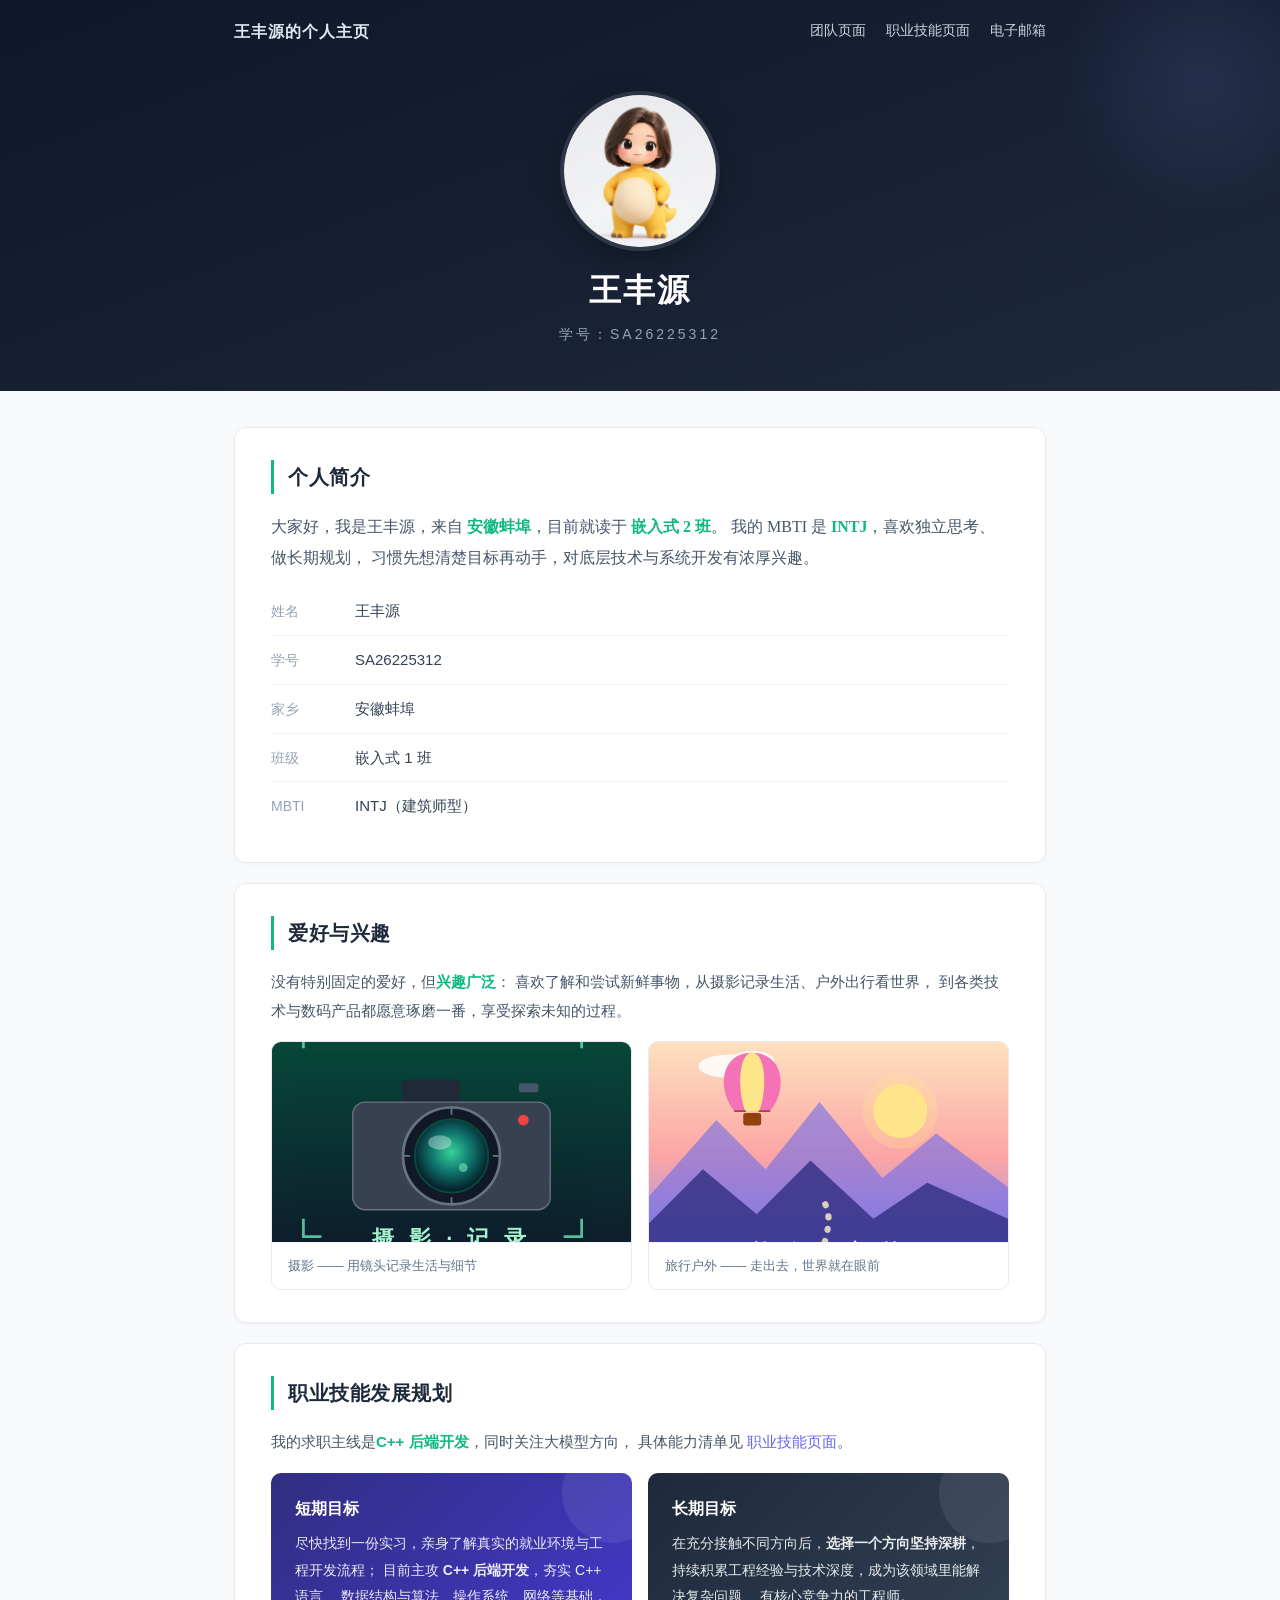
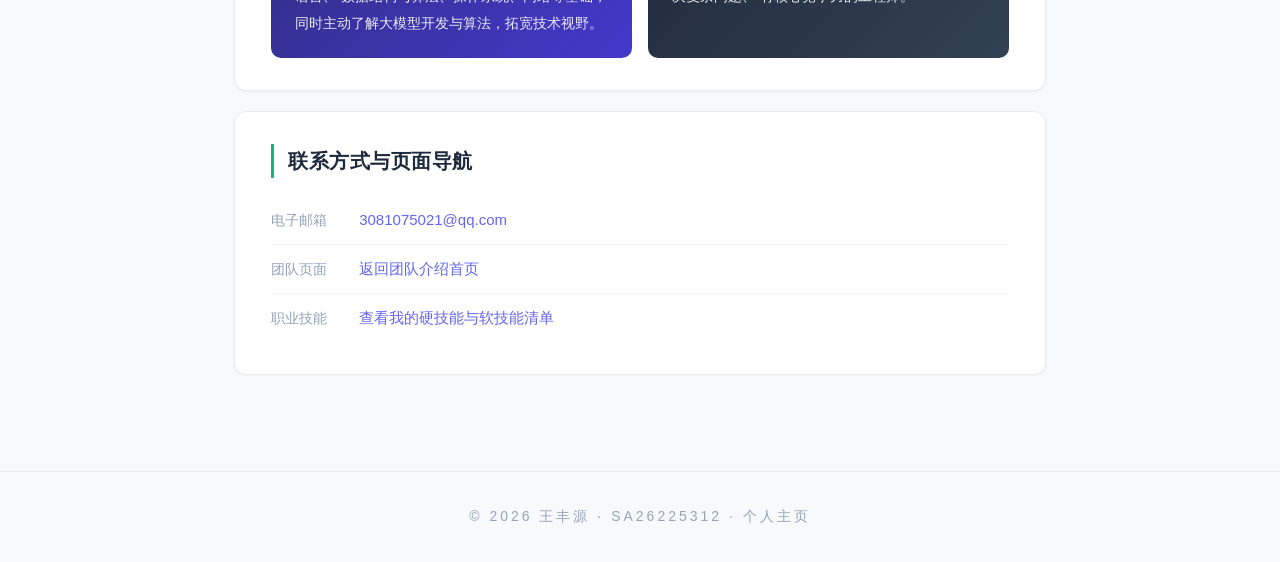
<file: profile-member4.html>
<!DOCTYPE html>
<!--
  ==========================================================================
  成员 4 个人主页 —— 王丰源（SA26225312）
  头像替换：把本人正方形照片命名为 member4.png，覆盖 images/member4.png 即可
  ==========================================================================
-->
<html lang="zh-CN">
<head>
    <meta charset="UTF-8">
    <meta name="viewport" content="width=device-width, initial-scale=1.0">
    <title>王丰源 - 个人主页</title>
    <!-- 外部 CSS 样式表 -->
    <link rel="stylesheet" href="css/style.css">
    <!-- 页面内部内嵌 CSS：ID 选择器 + 标题样式 + 上下文选择器 -->
    <style>
        /* ID 选择器：设置个人简介正文字体 */
        #bio-text {
            font-family: Georgia, "Times New Roman", "宋体", serif;
            font-size: 16px;
            color: #475569;
        }

        /* 标题文本样式 */
        h2 {
            color: #1e293b;
            font-size: 20px;
            border-left: 3px solid #10b981;
            font-weight: 700;
            padding-left: 14px;
            margin: 0 0 18px;
            letter-spacing: 0.5px;
        }

        /* 上下文选择器：设置 div.content 内部段落行高 */
        div.content p {
            line-height: 1.9;
        }

        .accent {
            color: #10b981;
            font-weight: 600;
        }
    </style>
</head>
<body>

    <!-- ========== 顶部横幅：照片 + 姓名 + 学号 ========== -->
    <header class="header">
        <nav class="nav">
            <span class="nav-brand">王丰源的个人主页</span>
            <div class="nav-links">
                <a class="link" href="index.html">团队页面</a>
                <a class="link" href="skills.html#member4">职业技能页面</a>
                <a class="link" href="mailto:3081075021@qq.com">电子邮箱</a>
            </div>
        </nav>
        <div class="hero">
            <!-- 头像替换：用本人照片覆盖 images/member4.png（建议正方形）即可 -->
            <img class="avatar" src="images/member4.png" alt="王丰源的个人照片（当前为占位示例图）">
            <h1>王丰源</h1>
            <p class="stu-id">学号：SA26225312</p>
        </div>
    </header>

    <!-- ========== 正文 ========== -->
    <div class="container content">

        <!-- 个人简介 -->
        <section class="card">
            <h2>个人简介</h2>
            <p id="bio-text">
                大家好，我是王丰源，来自
                <span class="accent">安徽蚌埠</span>，目前就读于
                <span class="accent">嵌入式 2 班</span>。
                我的 MBTI 是 <span class="accent">INTJ</span>，喜欢独立思考、做长期规划，
                习惯先想清楚目标再动手，对底层技术与系统开发有浓厚兴趣。
            </p>
            <ul class="info-list" style="margin-top:14px;">
                <li><span class="info-label">姓名</span>王丰源</li>
                <li><span class="info-label">学号</span>SA26225312</li>
                <li><span class="info-label">家乡</span>安徽蚌埠</li>
                <li><span class="info-label">班级</span>嵌入式 1 班</li>
                <li><span class="info-label">MBTI</span>INTJ（建筑师型）</li>
            </ul>
        </section>

        <!-- 爱好与兴趣 -->
        <section class="card">
            <h2>爱好与兴趣</h2>
            <p>
                没有特别固定的爱好，但<span class="accent">兴趣广泛</span>：
                喜欢了解和尝试新鲜事物，从摄影记录生活、户外出行看世界，
                到各类技术与数码产品都愿意琢磨一番，享受探索未知的过程。
            </p>
            <!--
              爱好配图替换方法：
              把真实照片放进 images 文件夹，然后修改下面两个 <img> 的 src 即可，
              例如 src="images/my-camera.jpg"、src="images/my-travel.jpg"
            -->
            <div class="gallery">
                <figure>
                    <img src="images/hobby-camera.svg" alt="摄影示意图">
                    <figcaption>摄影 —— 用镜头记录生活与细节</figcaption>
                </figure>
                <figure>
                    <img src="images/hobby-travel.svg" alt="旅行户外示意图">
                    <figcaption>旅行户外 —— 走出去，世界就在眼前</figcaption>
                </figure>
            </div>
        </section>

        <!-- 职业技能发展规划 -->
        <section class="card">
            <h2>职业技能发展规划</h2>
            <p>
                我的求职主线是<span class="accent">C++ 后端开发</span>，同时关注大模型方向，
                具体能力清单见 <a class="link" href="skills.html#member4">职业技能页面</a>。
            </p>
            <div class="plan-grid">
                <div class="plan-card plan-short">
                    <h3>短期目标</h3>
                    <p>
                        尽快找到一份实习，亲身了解真实的就业环境与工程开发流程；
                        目前主攻 <strong>C++ 后端开发</strong>，夯实 C++ 语言、
                        数据结构与算法、操作系统、网络等基础，
                        同时主动了解大模型开发与算法，拓宽技术视野。
                    </p>
                </div>
                <div class="plan-card plan-long">
                    <h3>长期目标</h3>
                    <p>
                        在充分接触不同方向后，<strong>选择一个方向坚持深耕</strong>，
                        持续积累工程经验与技术深度，成为该领域里能解决复杂问题、
                        有核心竞争力的工程师。
                    </p>
                </div>
            </div>
        </section>

        <!-- 联系方式与导航 -->
        <section class="card">
            <h2>联系方式与页面导航</h2>
            <ul class="info-list">
                <li>
                    <span class="info-label">电子邮箱</span>
                    <a class="link" href="mailto:3081075021@qq.com">3081075021@qq.com</a>
                </li>
                <li>
                    <span class="info-label">团队页面</span>
                    <a class="link" href="index.html">返回团队介绍首页</a>
                </li>
                <li>
                    <span class="info-label">职业技能</span>
                    <a class="link" href="skills.html#member4">查看我的硬技能与软技能清单</a>
                </li>
            </ul>
        </section>

    </div>

    <footer class="footer">
        <p class="stu-id" style="color:#94a3b8 !important;">© 2026 王丰源 · SA26225312 · 个人主页</p>
    </footer>

</body>
</html>
</file>
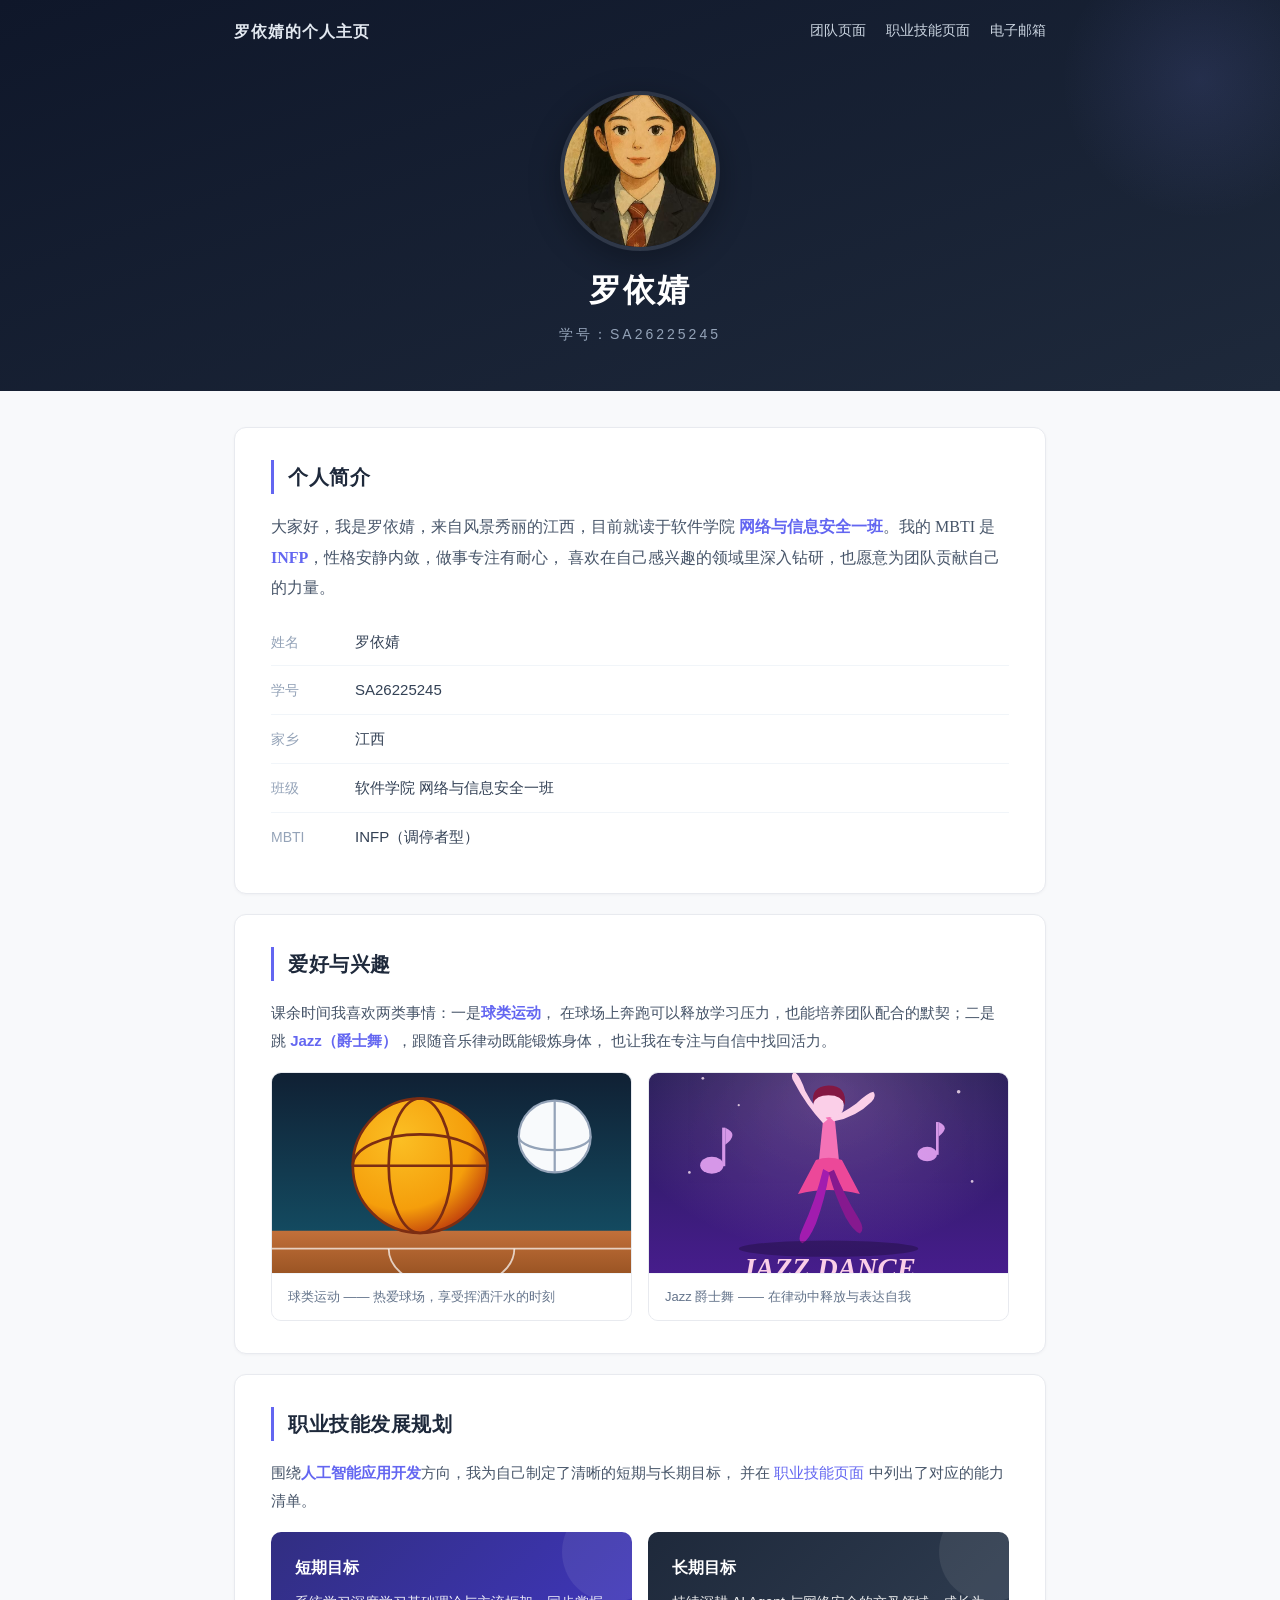
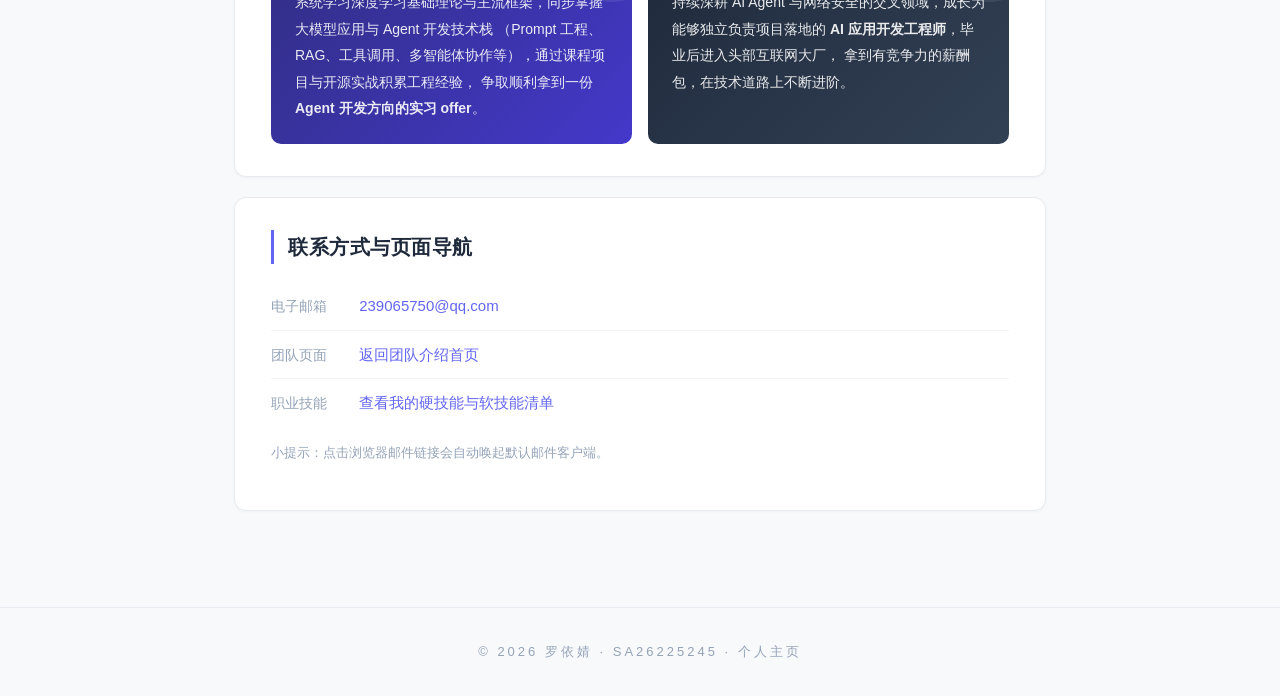
<file: profile-xiaoluo.html>
<!DOCTYPE html>
<html lang="zh-CN">
<head>
    <meta charset="UTF-8">
    <meta name="viewport" content="width=device-width, initial-scale=1.0">
    <title>罗依婧 - 个人主页</title>
    <!-- 外部 CSS 样式表 -->
    <link rel="stylesheet" href="css/style.css">
    <!-- 页面内部内嵌 CSS：必须包含 ID 选择器、标题样式、上下文选择器 -->
    <style>
        /* ID 选择器：设置个人简介正文的字体样式 */
        #bio-text {
            font-family: Georgia, "Times New Roman", "宋体", serif;
            font-size: 16px;
            color: #475569;
        }

        /* 标题文本样式 */
        h2 {
            color: #1e293b;
            font-size: 20px;
            font-weight: 700;
            border-left: 3px solid #6366f1;
            padding-left: 14px;
            margin: 0 0 18px;
            letter-spacing: 0.5px;
        }

        /* 上下文选择器：设置 div.content 内部段落的行高 */
        div.content p {
            line-height: 1.9;
        }

        /* 强调文字 */
        .accent {
            color: #6366f1;
            font-weight: 600;
        }
    </style>
</head>
<body>

    <!-- ========== 顶部横幅：照片 + 姓名 + 学号 ========== -->
    <header class="header">
        <nav class="nav">
            <span class="nav-brand">罗依婧的个人主页</span>
            <div class="nav-links">
                <a class="link" href="index.html">团队页面</a>
                <a class="link" href="skills.html#xiaoluo">职业技能页面</a>
                <a class="link" href="mailto:239065750@qq.com">电子邮箱</a>
            </div>
        </nav>
        <div class="hero">
            <!-- ======================================================
                 【如何替换成自己的真人照片？】
                 方法一（最简单，推荐）：
                     把本人照片复制到 images 文件夹，并重命名为 member1.png，
                     直接覆盖当前这张示例图即可，无需修改本 HTML 文件。
                 方法二（保留原图）：
                     把照片（如 luoyijing.jpg）放进 images 文件夹，
                     然后把下面这行的 src 改成 src="images/luoyijing.jpg"。
                 注意：照片建议使用正方形图片（如 400×400 像素），
                       显示时会被自动裁剪为圆形。
                 ====================================================== -->
            <img class="avatar" src="images/member1.png" alt="罗依婧的个人照片（当前为占位示例图）">
            <h1>罗依婧</h1>
            <p class="stu-id">学号：SA26225245</p>
        </div>
    </header>

    <!-- ========== 正文 ========== -->
    <div class="container content">

        <!-- 个人简介 -->
        <section class="card">
            <h2>个人简介</h2>
            <p id="bio-text">
                大家好，我是罗依婧，来自风景秀丽的江西，目前就读于软件学院
                <span class="accent">网络与信息安全一班</span>。我的 MBTI 是
                <span class="accent">INFP</span>，性格安静内敛，做事专注有耐心，
                喜欢在自己感兴趣的领域里深入钻研，也愿意为团队贡献自己的力量。
            </p>
            <ul class="info-list" style="margin-top:14px;">
                <li><span class="info-label">姓名</span>罗依婧</li>
                <li><span class="info-label">学号</span>SA26225245</li>
                <li><span class="info-label">家乡</span>江西</li>
                <li><span class="info-label">班级</span>软件学院 网络与信息安全一班</li>
                <li><span class="info-label">MBTI</span>INFP（调停者型）</li>
            </ul>
        </section>

        <!-- 爱好与兴趣 -->
        <section class="card">
            <h2>爱好与兴趣</h2>
            <p>
                课余时间我喜欢两类事情：一是<span class="accent">球类运动</span>，
                在球场上奔跑可以释放学习压力，也能培养团队配合的默契；二是跳
                <span class="accent">Jazz（爵士舞）</span>，跟随音乐律动既能锻炼身体，
                也让我在专注与自信中找回活力。
            </p>
            <!-- ======================================================
                 【爱好配图替换方法】
                 把真实照片放进 images 文件夹（建议横向 4:3 比例，
                 如 800×600 像素），然后修改下面两个 <img> 的 src：
                   第 1 张：球类运动照片，例如 src="images/my-ball.jpg"
                   第 2 张：爵士舞照片，例如 src="images/my-dance.jpg"
                 也可直接覆盖同名文件 hobby-ball.svg / hobby-dance.svg。
                 图片格式 jpg / png / webp / svg 均支持。
                 ====================================================== -->
            <div class="gallery">
                <figure>
                    <img src="images/hobby-ball.svg" alt="球类运动示意图">
                    <figcaption>球类运动 —— 热爱球场，享受挥洒汗水的时刻</figcaption>
                </figure>
                <figure>
                    <img src="images/hobby-dance.svg" alt="爵士舞示意图">
                    <figcaption>Jazz 爵士舞 —— 在律动中释放与表达自我</figcaption>
                </figure>
            </div>
        </section>

        <!-- 职业技能发展规划 -->
        <section class="card">
            <h2>职业技能发展规划</h2>
            <p>
                围绕<span class="accent">人工智能应用开发</span>方向，我为自己制定了清晰的短期与长期目标，
                并在 <a class="link" href="skills.html#xiaoluo">职业技能页面</a> 中列出了对应的能力清单。
            </p>
            <div class="plan-grid">
                <div class="plan-card plan-short">
                    <h3>短期目标</h3>
                    <p>
                        系统学习深度学习基础理论与主流框架，同步掌握大模型应用与 Agent 开发技术栈
                        （Prompt 工程、RAG、工具调用、多智能体协作等），通过课程项目与开源实战积累工程经验，
                        争取顺利拿到一份 <strong>Agent 开发方向的实习 offer</strong>。
                    </p>
                </div>
                <div class="plan-card plan-long">
                    <h3>长期目标</h3>
                    <p>
                        持续深耕 AI Agent 与网络安全的交叉领域，成长为能够独立负责项目落地的
                        <strong>AI 应用开发工程师</strong>，毕业后进入头部互联网大厂，
                        拿到有竞争力的薪酬包，在技术道路上不断进阶。
                    </p>
                </div>
            </div>
        </section>

        <!-- 联系方式与导航 -->
        <section class="card">
            <h2>联系方式与页面导航</h2>
            <ul class="info-list">
                <li>
                    <span class="info-label">电子邮箱</span>
                    <a class="link" href="mailto:239065750@qq.com">239065750@qq.com</a>
                </li>
                <li>
                    <span class="info-label">团队页面</span>
                    <a class="link" href="index.html">返回团队介绍首页</a>
                </li>
                <li>
                    <span class="info-label">职业技能</span>
                    <a class="link" href="skills.html#xiaoluo">查看我的硬技能与软技能清单</a>
                </li>
            </ul>
            <p style="margin-top:14px; font-size:13px; color:#94a3b8;">
                小提示：点击浏览器邮件链接会自动唤起默认邮件客户端。
            </p>
        </section>

    </div>

    <footer class="footer">
        <p class="stu-id" style="color:#94a3b8 !important; font-size:13px;">© 2026 罗依婧 · SA26225245 · 个人主页</p>
    </footer>

</body>
</html>
</file>
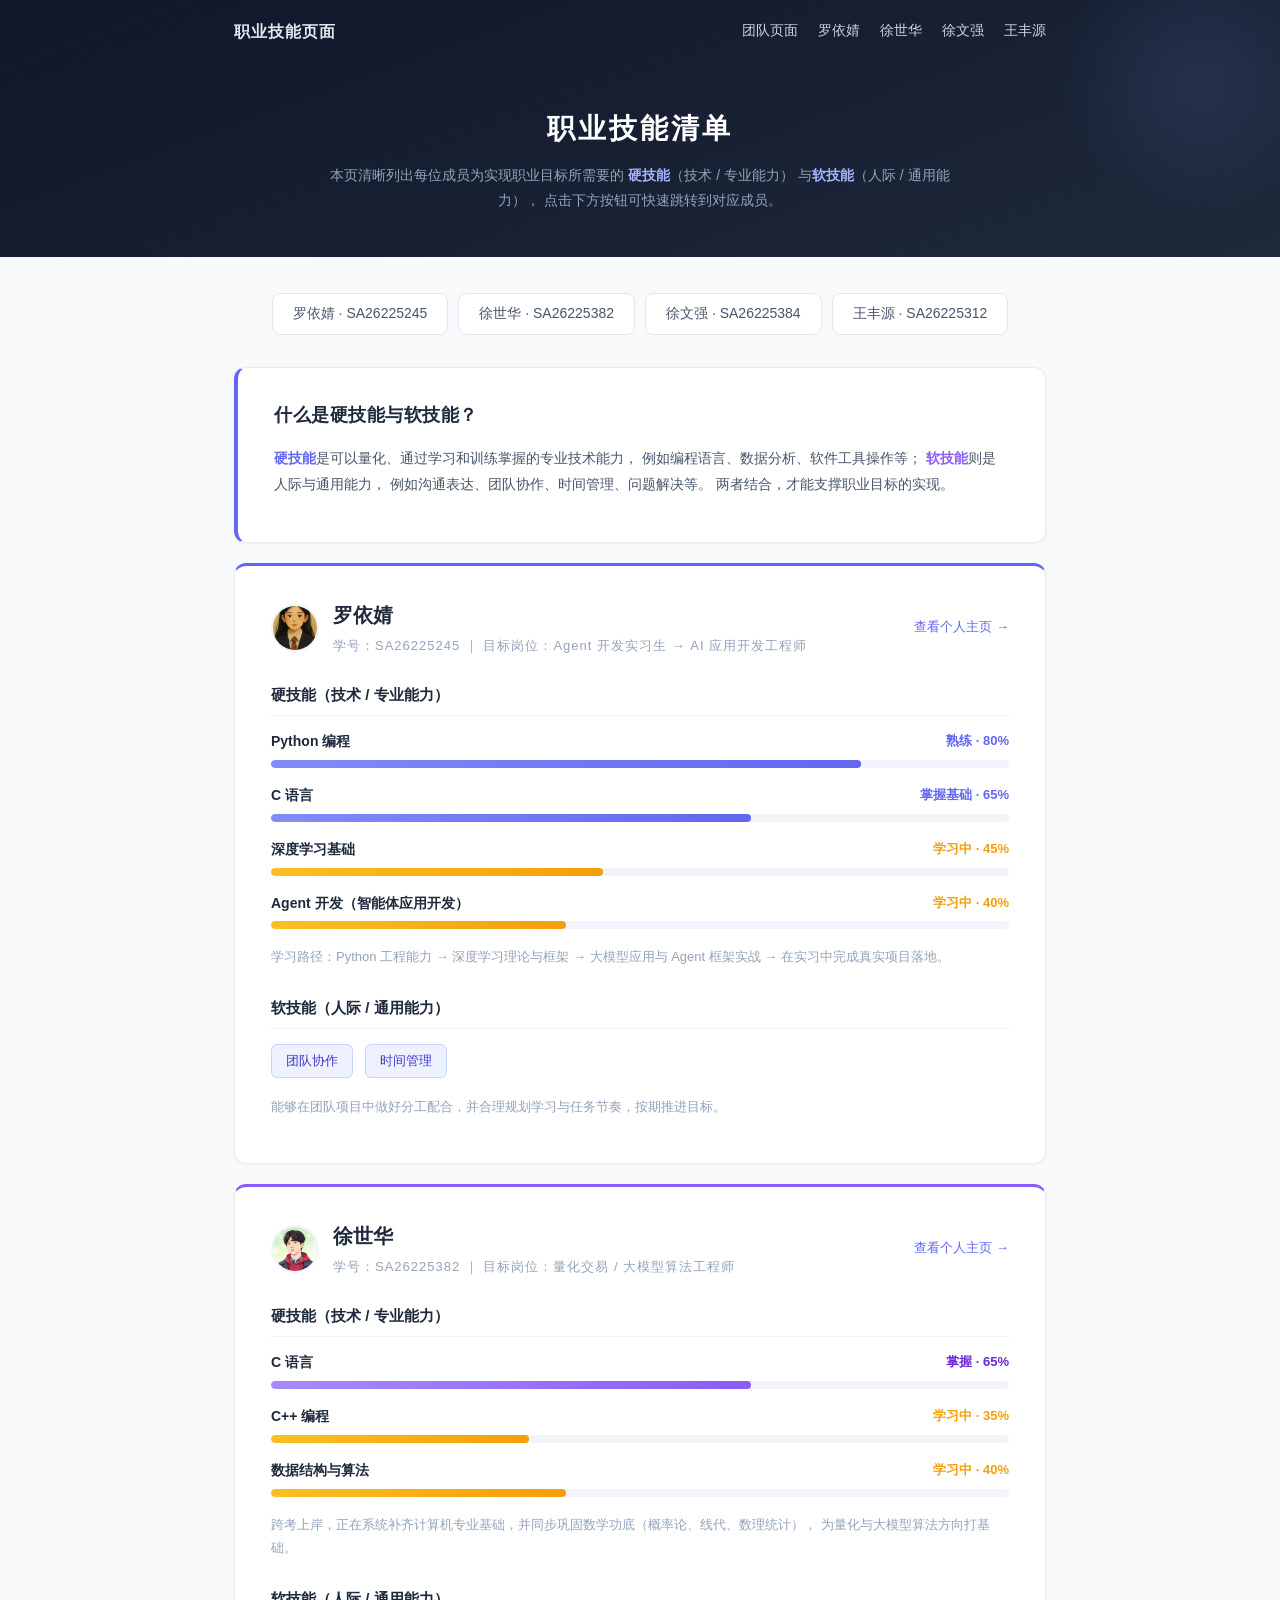
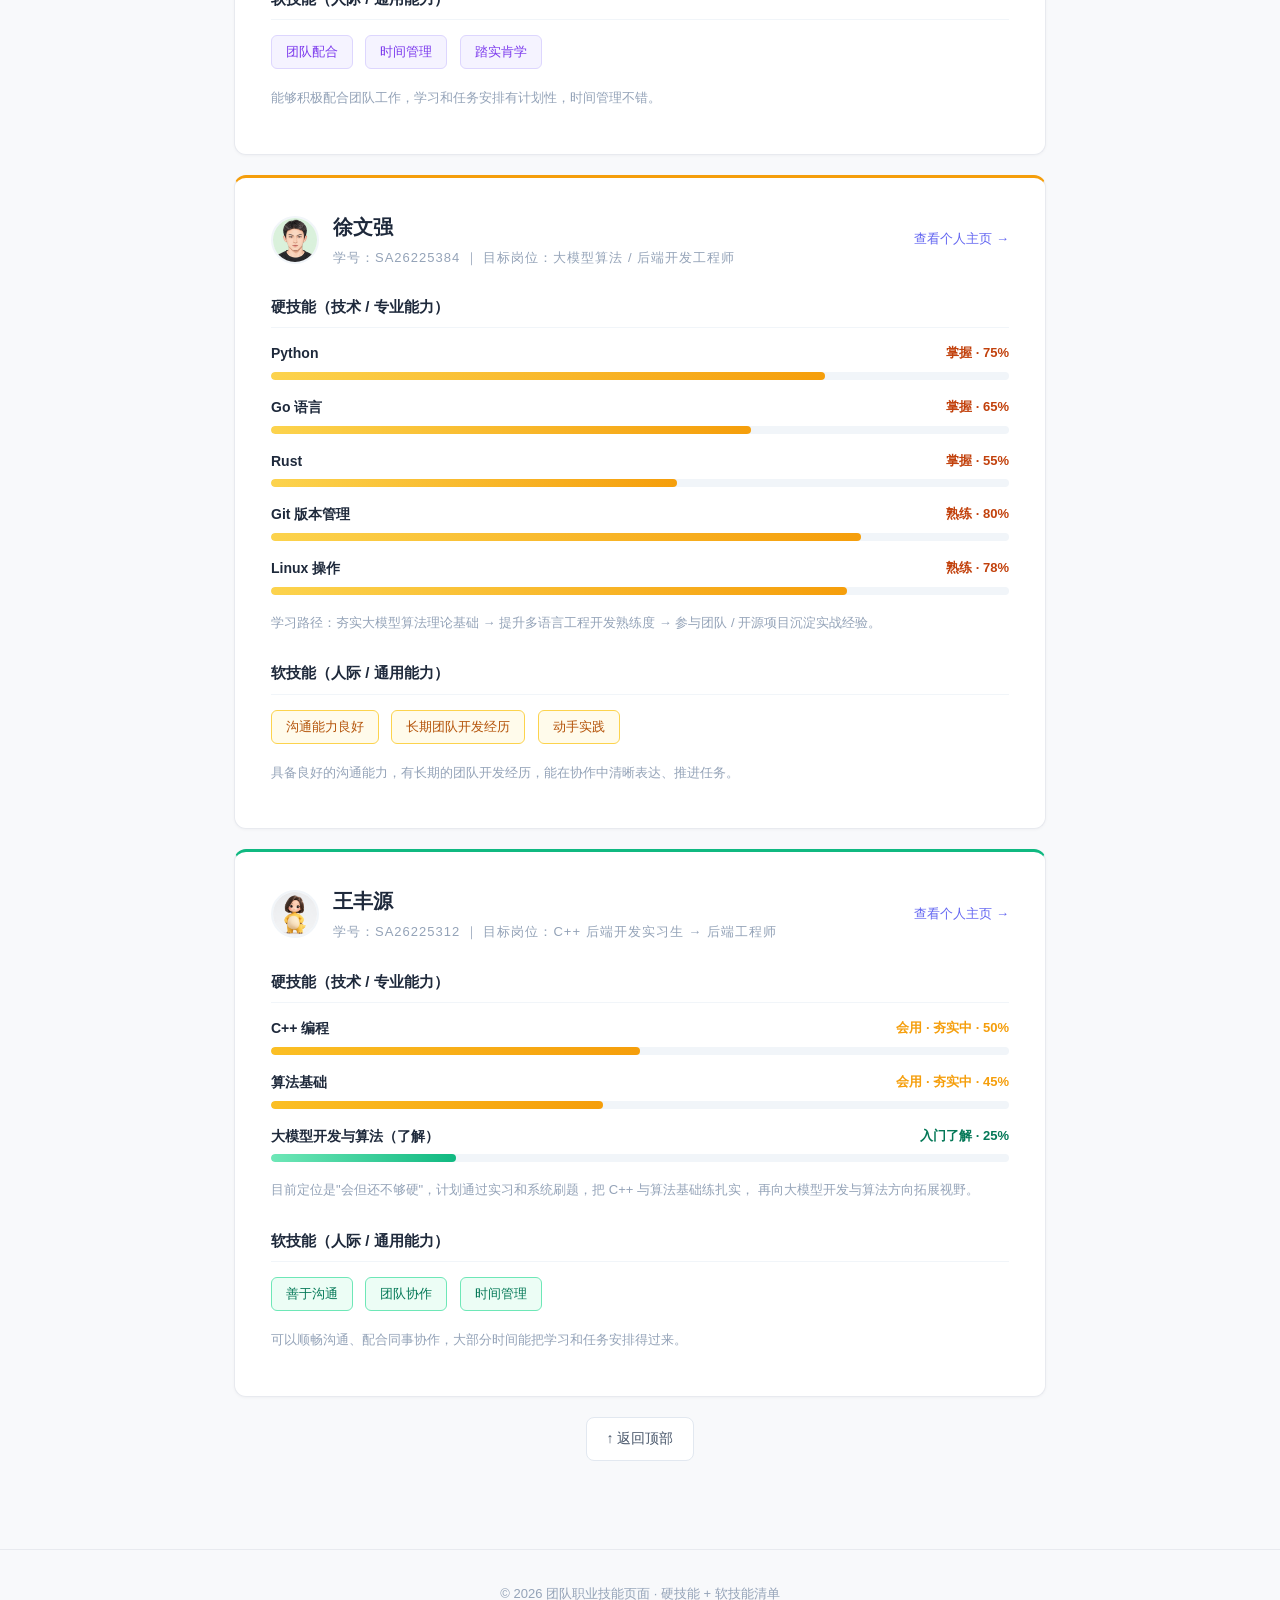
<file: skills.html>
<!DOCTYPE html>
<!--
  ==========================================================================
  职业技能页面（全团队共用一个页面，按成员分区）
  --------------------------------------------------------------------------
  □ 技能条百分比只代表当前熟练度，可按本人实际情况修改 width: 百分比
  □ 本页按要求大量使用“行内 CSS 样式”（直接写在元素 style="..." 里），
    美化文字颜色、字号、间距、背景色等，请勿删除这些 style 属性
  □ 如需增加技能，复制一行 <div class="skill-row">...</div> 即可
  ==========================================================================
-->
<html lang="zh-CN">
<head>
    <meta charset="UTF-8">
    <meta name="viewport" content="width=device-width, initial-scale=1.0">
    <title>职业技能页面 - 团队技能清单</title>
    <!-- 外部 CSS 样式表（与个人主页共用，保证全站风格统一） -->
    <link rel="stylesheet" href="css/style.css">
    <!-- 本页专属样式（内嵌 CSS，用于技能进度条结构，行内样式在下方正文里） -->
    <style>
        .skill-row { margin-bottom: 16px; }
        .skill-meta {
            display: flex;
            justify-content: space-between;
            margin-bottom: 6px;
        }
        .skill-track {
            background-color: #f1f5f9;
            border-radius: 6px;
            height: 8px;
            overflow: hidden;
        }
        .skill-fill {
            height: 100%;
            border-radius: 6px;
        }
        .soft-tags { margin-top: 6px; }
        .soft-tags .tag {
            font-size: 13px;
            padding: 5px 14px;
            margin: 5px 8px 5px 0;
            border-radius: 6px;
        }
        .member-section { scroll-margin-top: 20px; }
        .member-title {
            display: flex;
            align-items: center;
            gap: 14px;
            flex-wrap: wrap;
        }
        .member-title img {
            width: 48px; height: 48px;
            border-radius: 50%;
            object-fit: cover;
            border: 2px solid #f1f5f9;
        }
        @media (max-width: 480px) {
            .skill-meta { font-size: 14px; }
        }
    </style>
</head>
<body>

    <!-- ========== 顶部横幅 ========== -->
    <header class="header" id="top">
        <nav class="nav">
            <span class="nav-brand">职业技能页面</span>
            <div class="nav-links">
                <a class="link" href="index.html">团队页面</a>
                <a class="link" href="profile-xiaoluo.html">罗依婧</a>
                <a class="link" href="profile-member2.html">徐世华</a>
                <a class="link" href="profile-member3.html">徐文强</a>
                <a class="link" href="profile-member4.html">王丰源</a>
            </div>
        </nav>
        <div class="hero" style="padding-top:30px;">
            <h1 style="font-size:28px; font-weight:800; letter-spacing:3px; margin-bottom:10px;">职业技能清单</h1>
            <p style="color:#94a3b8; font-size:14px; max-width:640px; margin:0 auto; line-height:1.8;">
                本页清晰列出每位成员为实现职业目标所需要的
                <strong style="color:#a5b4fc;">硬技能</strong>（技术 / 专业能力）
                与<strong style="color:#a5b4fc;">软技能</strong>（人际 / 通用能力），
                点击下方按钮可快速跳转到对应成员。
            </p>
        </div>
    </header>

    <div class="container content">

        <!-- 成员快速导航 -->
        <div class="member-nav">
            <a class="member-pill" href="#xiaoluo">罗依婧 · SA26225245</a>
            <a class="member-pill" href="#member2">徐世华 · SA26225382</a>
            <a class="member-pill" href="#member3">徐文强 · SA26225384</a>
            <a class="member-pill" href="#member4">王丰源 · SA26225312</a>
        </div>

        <!-- 概念说明 -->
        <section class="card" style="border-left:4px solid #6366f1;">
            <h2 style="color:#1e293b; font-size:18px; font-weight:700; margin-bottom:14px; border:none; padding:0; letter-spacing:0.5px;">什么是硬技能与软技能？</h2>
            <p style="font-size:14px; line-height:1.9; color:#475569;">
                <strong style="color:#6366f1;">硬技能</strong>是可以量化、通过学习和训练掌握的专业技术能力，
                例如编程语言、数据分析、软件工具操作等；
                <strong style="color:#8b5cf6;">软技能</strong>则是人际与通用能力，
                例如沟通表达、团队协作、时间管理、问题解决等。
                两者结合，才能支撑职业目标的实现。
            </p>
        </section>

        <!-- ========================================================
             成员 1：罗依婧（SA26225245）
             ======================================================== -->
        <section id="xiaoluo" class="card member-section" style="border-top:3px solid #6366f1;">
            <div class="member-title">
                <img src="images/member1.png" alt="罗依婧头像">
                <div>
                    <h2 style="border:none; padding:0; margin:0; color:#1e293b; font-size:20px; font-weight:700;">罗依婧</h2>
                    <p style="margin:2px 0 0; color:#94a3b8; font-size:13px; letter-spacing:1px;">
                        学号：SA26225245 ｜ 目标岗位：Agent 开发实习生 → AI 应用开发工程师
                    </p>
                </div>
                <a class="link" href="profile-xiaoluo.html" style="margin-left:auto; font-size:13px;">查看个人主页 →</a>
            </div>

            <!-- 硬技能 -->
            <h3 style="color:#1e293b; font-size:15px; font-weight:600; margin:24px 0 14px; padding-bottom:8px; border-bottom:1px solid #f1f5f9;">
                硬技能（技术 / 专业能力）
            </h3>

            <div class="skill-row">
                <div class="skill-meta">
                    <span style="font-weight:600; color:#1e293b; font-size:14px;">Python 编程</span>
                    <span style="color:#6366f1; font-weight:600; font-size:13px;">熟练 · 80%</span>
                </div>
                <div class="skill-track">
                    <div class="skill-fill" style="width:80%; background:linear-gradient(90deg,#818cf8,#6366f1);"></div>
                </div>
            </div>

            <div class="skill-row">
                <div class="skill-meta">
                    <span style="font-weight:600; color:#1e293b; font-size:14px;">C 语言</span>
                    <span style="color:#6366f1; font-weight:600; font-size:13px;">掌握基础 · 65%</span>
                </div>
                <div class="skill-track">
                    <div class="skill-fill" style="width:65%; background:linear-gradient(90deg,#818cf8,#6366f1);"></div>
                </div>
            </div>

            <div class="skill-row">
                <div class="skill-meta">
                    <span style="font-weight:600; color:#1e293b; font-size:14px;">深度学习基础</span>
                    <span style="color:#f59e0b; font-weight:600; font-size:13px;">学习中 · 45%</span>
                </div>
                <div class="skill-track">
                    <div class="skill-fill" style="width:45%; background:linear-gradient(90deg,#fbbf24,#f59e0b);"></div>
                </div>
            </div>

            <div class="skill-row">
                <div class="skill-meta">
                    <span style="font-weight:600; color:#1e293b; font-size:14px;">Agent 开发（智能体应用开发）</span>
                    <span style="color:#f59e0b; font-weight:600; font-size:13px;">学习中 · 40%</span>
                </div>
                <div class="skill-track">
                    <div class="skill-fill" style="width:40%; background:linear-gradient(90deg,#fbbf24,#f59e0b);"></div>
                </div>
            </div>

            <p style="margin-top:14px; font-size:13px; color:#94a3b8; line-height:1.8;">
                学习路径：Python 工程能力 → 深度学习理论与框架 → 大模型应用与 Agent 框架实战
                → 在实习中完成真实项目落地。
            </p>

            <!-- 软技能 -->
            <h3 style="color:#1e293b; font-size:15px; font-weight:600; margin:26px 0 10px; padding-bottom:8px; border-bottom:1px solid #f1f5f9;">
                软技能（人际 / 通用能力）
            </h3>
            <div class="soft-tags">
                <span class="tag" style="background:#eef2ff; color:#4338ca; border-color:#c7d2fe;">团队协作</span>
                <span class="tag" style="background:#eef2ff; color:#4338ca; border-color:#c7d2fe;">时间管理</span>
            </div>
            <p style="margin-top:12px; font-size:13px; color:#94a3b8; line-height:1.8;">
                能够在团队项目中做好分工配合，并合理规划学习与任务节奏，按期推进目标。
            </p>
        </section>

        <!-- ========================================================
             成员 2：徐世华（SA26225382）
             ======================================================== -->
        <section id="member2" class="card member-section" style="border-top:3px solid #8b5cf6;">
            <div class="member-title">
                <img src="images/member2.png" alt="徐世华头像">
                <div>
                    <h2 style="border:none; padding:0; margin:0; color:#1e293b; font-size:20px; font-weight:700;">徐世华</h2>
                    <p style="margin:2px 0 0; color:#94a3b8; font-size:13px; letter-spacing:1px;">
                        学号：SA26225382 ｜ 目标岗位：量化交易 / 大模型算法工程师
                    </p>
                </div>
                <a class="link" href="profile-member2.html" style="margin-left:auto; font-size:13px;">查看个人主页 →</a>
            </div>

            <h3 style="color:#1e293b; font-size:15px; font-weight:600; margin:24px 0 14px; padding-bottom:8px; border-bottom:1px solid #f1f5f9;">
                硬技能（技术 / 专业能力）
            </h3>

            <div class="skill-row">
                <div class="skill-meta">
                    <span style="font-weight:600; color:#1e293b; font-size:14px;">C 语言</span>
                    <span style="color:#6d28d9; font-weight:600; font-size:13px;">掌握 · 65%</span>
                </div>
                <div class="skill-track">
                    <div class="skill-fill" style="width:65%; background:linear-gradient(90deg,#a78bfa,#8b5cf6);"></div>
                </div>
            </div>

            <div class="skill-row">
                <div class="skill-meta">
                    <span style="font-weight:600; color:#1e293b; font-size:14px;">C++ 编程</span>
                    <span style="color:#f59e0b; font-weight:600; font-size:13px;">学习中 · 35%</span>
                </div>
                <div class="skill-track">
                    <div class="skill-fill" style="width:35%; background:linear-gradient(90deg,#fbbf24,#f59e0b);"></div>
                </div>
            </div>

            <div class="skill-row">
                <div class="skill-meta">
                    <span style="font-weight:600; color:#1e293b; font-size:14px;">数据结构与算法</span>
                    <span style="color:#f59e0b; font-weight:600; font-size:13px;">学习中 · 40%</span>
                </div>
                <div class="skill-track">
                    <div class="skill-fill" style="width:40%; background:linear-gradient(90deg,#fbbf24,#f59e0b);"></div>
                </div>
            </div>

            <p style="margin-top:14px; font-size:13px; color:#94a3b8; line-height:1.8;">
                跨考上岸，正在系统补齐计算机专业基础，并同步巩固数学功底（概率论、线代、数理统计），
                为量化与大模型算法方向打基础。
            </p>

            <h3 style="color:#1e293b; font-size:15px; font-weight:600; margin:26px 0 10px; padding-bottom:8px; border-bottom:1px solid #f1f5f9;">
                软技能（人际 / 通用能力）
            </h3>
            <div class="soft-tags">
                <span class="tag" style="background:#f5f3ff; color:#7c3aed; border-color:#ddd6fe;">团队配合</span>
                <span class="tag" style="background:#f5f3ff; color:#7c3aed; border-color:#ddd6fe;">时间管理</span>
                <span class="tag" style="background:#f5f3ff; color:#7c3aed; border-color:#ddd6fe;">踏实肯学</span>
            </div>
            <p style="margin-top:12px; font-size:13px; color:#94a3b8; line-height:1.8;">
                能够积极配合团队工作，学习和任务安排有计划性，时间管理不错。
            </p>
        </section>

        <!-- ========================================================
             成员 3：徐文强（SA26225384）
             ======================================================== -->
        <section id="member3" class="card member-section" style="border-top:3px solid #f59e0b;">
            <div class="member-title">
                <img src="images/member3.png" alt="徐文强头像">
                <div>
                    <h2 style="border:none; padding:0; margin:0; color:#1e293b; font-size:20px; font-weight:700;">徐文强</h2>
                    <p style="margin:2px 0 0; color:#94a3b8; font-size:13px; letter-spacing:1px;">
                        学号：SA26225384 ｜ 目标岗位：大模型算法 / 后端开发工程师
                    </p>
                </div>
                <a class="link" href="profile-member3.html" style="margin-left:auto; font-size:13px;">查看个人主页 →</a>
            </div>

            <h3 style="color:#1e293b; font-size:15px; font-weight:600; margin:24px 0 14px; padding-bottom:8px; border-bottom:1px solid #f1f5f9;">
                硬技能（技术 / 专业能力）
            </h3>

            <div class="skill-row">
                <div class="skill-meta">
                    <span style="font-weight:600; color:#1e293b; font-size:14px;">Python</span>
                    <span style="color:#c2410c; font-weight:600; font-size:13px;">掌握 · 75%</span>
                </div>
                <div class="skill-track">
                    <div class="skill-fill" style="width:75%; background:linear-gradient(90deg,#fcd34d,#f59e0b);"></div>
                </div>
            </div>

            <div class="skill-row">
                <div class="skill-meta">
                    <span style="font-weight:600; color:#1e293b; font-size:14px;">Go 语言</span>
                    <span style="color:#c2410c; font-weight:600; font-size:13px;">掌握 · 65%</span>
                </div>
                <div class="skill-track">
                    <div class="skill-fill" style="width:65%; background:linear-gradient(90deg,#fcd34d,#f59e0b);"></div>
                </div>
            </div>

            <div class="skill-row">
                <div class="skill-meta">
                    <span style="font-weight:600; color:#1e293b; font-size:14px;">Rust</span>
                    <span style="color:#c2410c; font-weight:600; font-size:13px;">掌握 · 55%</span>
                </div>
                <div class="skill-track">
                    <div class="skill-fill" style="width:55%; background:linear-gradient(90deg,#fcd34d,#f59e0b);"></div>
                </div>
            </div>

            <div class="skill-row">
                <div class="skill-meta">
                    <span style="font-weight:600; color:#1e293b; font-size:14px;">Git 版本管理</span>
                    <span style="color:#c2410c; font-weight:600; font-size:13px;">熟练 · 80%</span>
                </div>
                <div class="skill-track">
                    <div class="skill-fill" style="width:80%; background:linear-gradient(90deg,#fcd34d,#f59e0b);"></div>
                </div>
            </div>

            <div class="skill-row">
                <div class="skill-meta">
                    <span style="font-weight:600; color:#1e293b; font-size:14px;">Linux 操作</span>
                    <span style="color:#c2410c; font-weight:600; font-size:13px;">熟练 · 78%</span>
                </div>
                <div class="skill-track">
                    <div class="skill-fill" style="width:78%; background:linear-gradient(90deg,#fcd34d,#f59e0b);"></div>
                </div>
            </div>

            <p style="margin-top:14px; font-size:13px; color:#94a3b8; line-height:1.8;">
                学习路径：夯实大模型算法理论基础 → 提升多语言工程开发熟练度 → 参与团队 / 开源项目沉淀实战经验。
            </p>

            <h3 style="color:#1e293b; font-size:15px; font-weight:600; margin:26px 0 10px; padding-bottom:8px; border-bottom:1px solid #f1f5f9;">
                软技能（人际 / 通用能力）
            </h3>
            <div class="soft-tags">
                <span class="tag" style="background:#fffbeb; color:#b45309; border-color:#fcd34d;">沟通能力良好</span>
                <span class="tag" style="background:#fffbeb; color:#b45309; border-color:#fcd34d;">长期团队开发经历</span>
                <span class="tag" style="background:#fffbeb; color:#b45309; border-color:#fcd34d;">动手实践</span>
            </div>
            <p style="margin-top:12px; font-size:13px; color:#94a3b8; line-height:1.8;">
                具备良好的沟通能力，有长期的团队开发经历，能在协作中清晰表达、推进任务。
            </p>
        </section>

        <!-- ========================================================
             成员 4：王丰源（SA26225312）
             ======================================================== -->
        <section id="member4" class="card member-section" style="border-top:3px solid #10b981;">
            <div class="member-title">
                <img src="images/member4.png" alt="王丰源头像">
                <div>
                    <h2 style="border:none; padding:0; margin:0; color:#1e293b; font-size:20px; font-weight:700;">王丰源</h2>
                    <p style="margin:2px 0 0; color:#94a3b8; font-size:13px; letter-spacing:1px;">
                        学号：SA26225312 ｜ 目标岗位：C++ 后端开发实习生 → 后端工程师
                    </p>
                </div>
                <a class="link" href="profile-member4.html" style="margin-left:auto; font-size:13px;">查看个人主页 →</a>
            </div>

            <h3 style="color:#1e293b; font-size:15px; font-weight:600; margin:24px 0 14px; padding-bottom:8px; border-bottom:1px solid #f1f5f9;">
                硬技能（技术 / 专业能力）
            </h3>

            <div class="skill-row">
                <div class="skill-meta">
                    <span style="font-weight:600; color:#1e293b; font-size:14px;">C++ 编程</span>
                    <span style="color:#f59e0b; font-weight:600; font-size:13px;">会用 · 夯实中 · 50%</span>
                </div>
                <div class="skill-track">
                    <div class="skill-fill" style="width:50%; background:linear-gradient(90deg,#fbbf24,#f59e0b);"></div>
                </div>
            </div>

            <div class="skill-row">
                <div class="skill-meta">
                    <span style="font-weight:600; color:#1e293b; font-size:14px;">算法基础</span>
                    <span style="color:#f59e0b; font-weight:600; font-size:13px;">会用 · 夯实中 · 45%</span>
                </div>
                <div class="skill-track">
                    <div class="skill-fill" style="width:45%; background:linear-gradient(90deg,#fbbf24,#f59e0b);"></div>
                </div>
            </div>

            <div class="skill-row">
                <div class="skill-meta">
                    <span style="font-weight:600; color:#1e293b; font-size:14px;">大模型开发与算法（了解）</span>
                    <span style="color:#047857; font-weight:600; font-size:13px;">入门了解 · 25%</span>
                </div>
                <div class="skill-track">
                    <div class="skill-fill" style="width:25%; background:linear-gradient(90deg,#6ee7b7,#10b981);"></div>
                </div>
            </div>

            <p style="margin-top:14px; font-size:13px; color:#94a3b8; line-height:1.8;">
                目前定位是"会但还不够硬"，计划通过实习和系统刷题，把 C++ 与算法基础练扎实，
                再向大模型开发与算法方向拓展视野。
            </p>

            <h3 style="color:#1e293b; font-size:15px; font-weight:600; margin:26px 0 10px; padding-bottom:8px; border-bottom:1px solid #f1f5f9;">
                软技能（人际 / 通用能力）
            </h3>
            <div class="soft-tags">
                <span class="tag" style="background:#ecfdf5; color:#047857; border-color:#6ee7b7;">善于沟通</span>
                <span class="tag" style="background:#ecfdf5; color:#047857; border-color:#6ee7b7;">团队协作</span>
                <span class="tag" style="background:#ecfdf5; color:#047857; border-color:#6ee7b7;">时间管理</span>
            </div>
            <p style="margin-top:12px; font-size:13px; color:#94a3b8; line-height:1.8;">
                可以顺畅沟通、配合同事协作，大部分时间能把学习和任务安排得过来。
            </p>
        </section>

        <!-- 返回顶部 -->
        <p style="text-align:center; margin-top:8px;">
            <a class="member-pill" href="#top" style="text-decoration:none;">↑ 返回顶部</a>
        </p>

    </div>

    <footer class="footer">
        <p style="color:#94a3b8; font-size:13px;">© 2026 团队职业技能页面 · 硬技能 + 软技能清单</p>
    </footer>

</body>
</html>
</file>
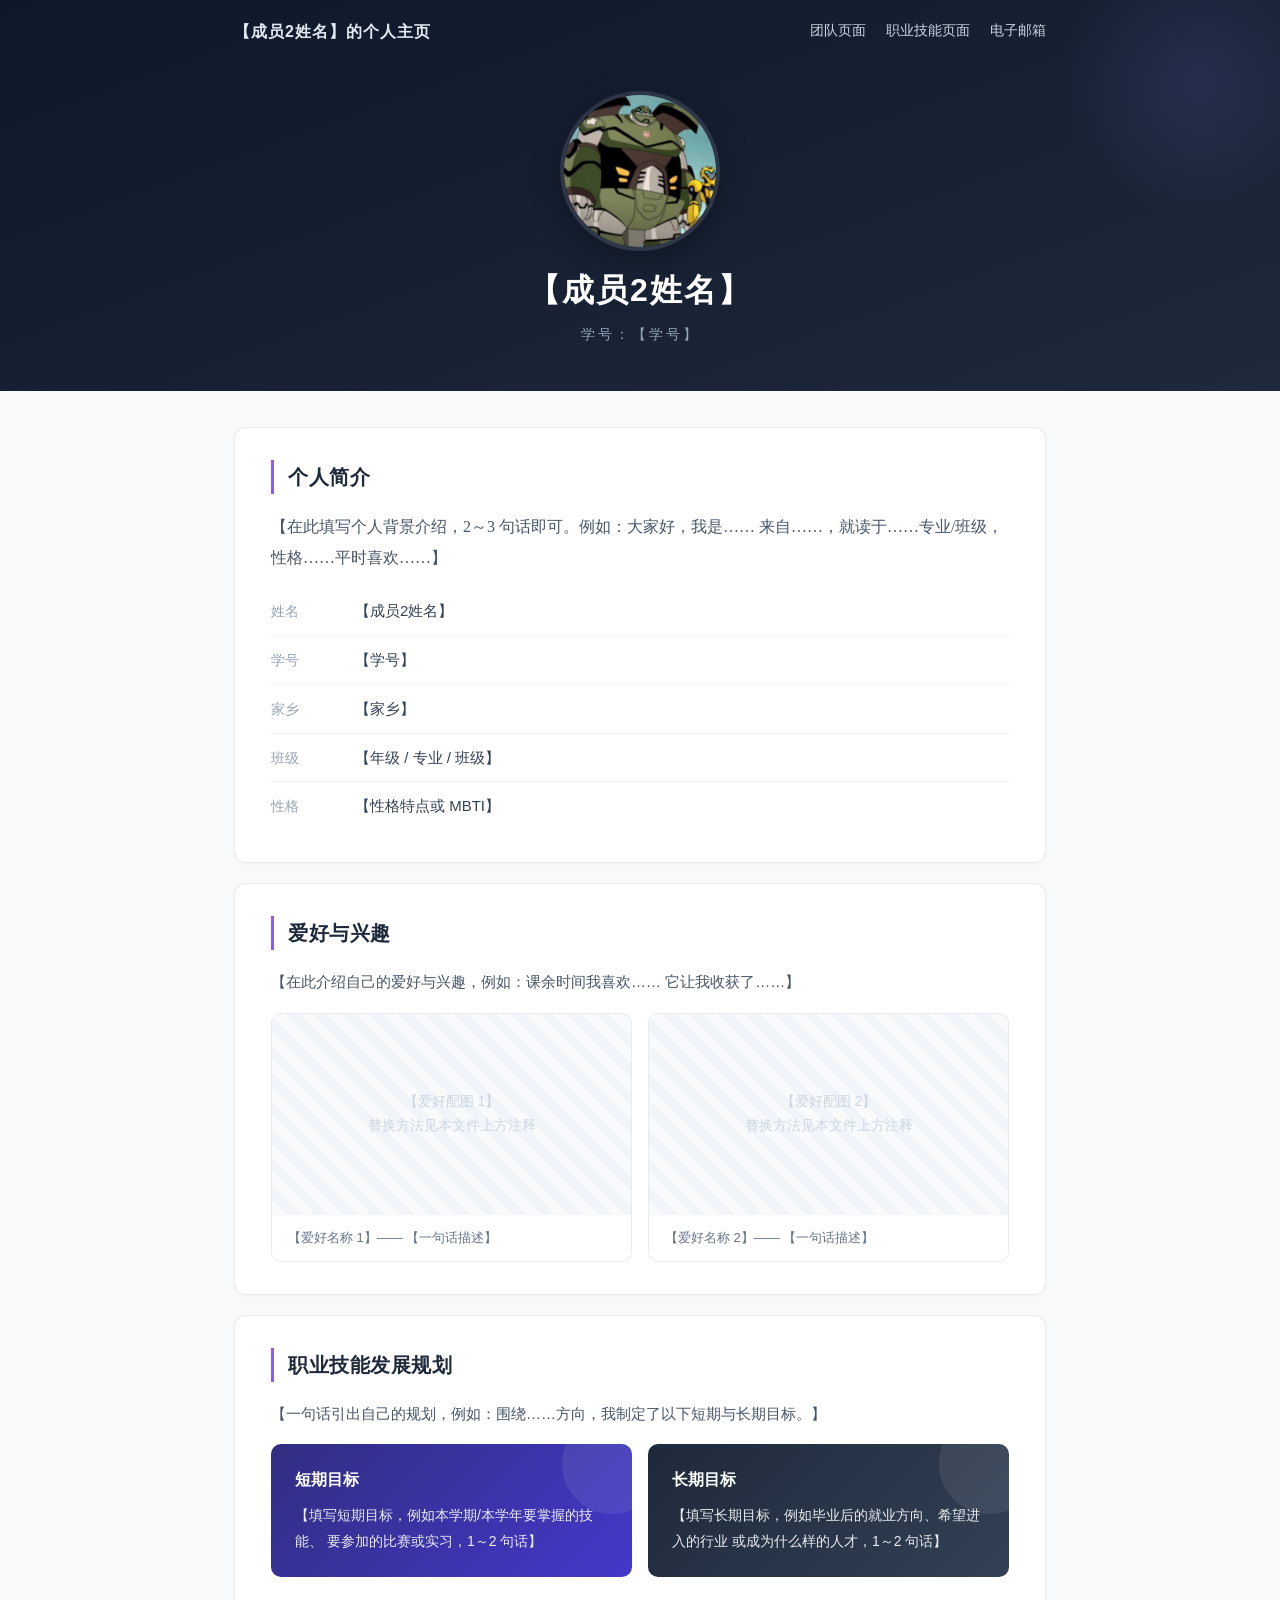
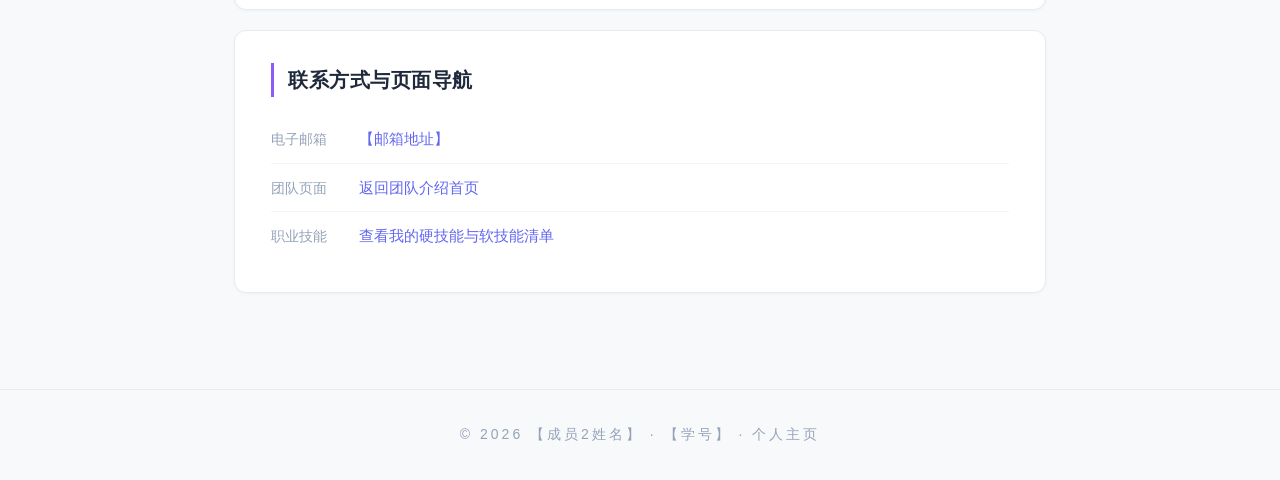
<file: task1/profile-member2.html>
<!DOCTYPE html>
<!--
  ==========================================================================
  成员 2 个人主页 —— 占位模板（使用前请按以下清单替换全部【】内容）
  --------------------------------------------------------------------------
  □ 1. 头像：把本人正方形照片命名为 member2.png，覆盖 images/member2.png
  □ 2. 全文搜索【成员2姓名】替换为真实姓名（共约 6 处）
  □ 3. 把【学号】【邮箱地址】【家乡】【班级】【性格/MBTI】替换为真实信息
  □ 4. “个人简介”段落改成自己的介绍
  □ 5. “爱好与兴趣”：替换文字，并把灰色占位框换成 <img> 图片
       （写法见注释，图片放进 images 文件夹）
  □ 6. “职业技能发展规划”：替换短期、长期目标
  □ 7. 联系方式中的邮箱：同时替换 mailto: 后面的地址和显示的文字
  □ 8. 最后把本文件重命名为 profile-姓名拼音.html，更直观（可选）
  ==========================================================================
-->
<html lang="zh-CN">
<head>
    <meta charset="UTF-8">
    <meta name="viewport" content="width=device-width, initial-scale=1.0">
    <title>【成员2姓名】 - 个人主页</title>
    <!-- 外部 CSS 样式表 -->
    <link rel="stylesheet" href="css/style.css">
    <!-- 页面内部内嵌 CSS：ID 选择器 + 标题样式 + 上下文选择器 -->
    <style>
        /* ID 选择器：设置个人简介正文字体 */
        #bio-text {
            font-family: Georgia, "Times New Roman", "宋体", serif;
            font-size: 16px;
            color: #475569;
        }

        /* 标题文本样式 */
        h2 {
            color: #1e293b;
            font-size: 20px;
            border-left: 3px solid #8b5cf6;
            font-weight: 700;
            padding-left: 14px;
            margin: 0 0 18px;
            letter-spacing: 0.5px;
        }

        /* 上下文选择器：设置 div.content 内部段落行高 */
        div.content p {
            line-height: 1.9;
        }

        .accent {
            color: #8b5cf6;
            font-weight: 600;
        }
    </style>
</head>
<body>

    <!-- ========== 顶部横幅：照片 + 姓名 + 学号 ========== -->
    <header class="header">
        <nav class="nav">
            <span class="nav-brand">【成员2姓名】的个人主页</span>
            <div class="nav-links">
                <a class="link" href="index.html">团队页面</a>
                <a class="link" href="skills.html#member2">职业技能页面</a>
                <!-- 替换邮箱：把 mailto: 后的地址改成自己的邮箱 -->
                <a class="link" href="mailto:【邮箱地址】">电子邮箱</a>
            </div>
        </nav>
        <div class="hero">
            <!-- 头像替换：用本人照片覆盖 images/member2.png（建议正方形）即可 -->
            <img class="avatar" src="images/member2.png" alt="【成员2姓名】的个人照片（当前为占位示例图）">
            <h1>【成员2姓名】</h1>
            <p class="stu-id">学号：【学号】</p>
        </div>
    </header>

    <!-- ========== 正文 ========== -->
    <div class="container content">

        <!-- 个人简介 -->
        <section class="card">
            <h2>个人简介</h2>
            <p id="bio-text">
                【在此填写个人背景介绍，2～3 句话即可。例如：大家好，我是……
                来自……，就读于……专业/班级，性格……平时喜欢……】
            </p>
            <ul class="info-list" style="margin-top:14px;">
                <li><span class="info-label">姓名</span>【成员2姓名】</li>
                <li><span class="info-label">学号</span>【学号】</li>
                <li><span class="info-label">家乡</span>【家乡】</li>
                <li><span class="info-label">班级</span>【年级 / 专业 / 班级】</li>
                <li><span class="info-label">性格</span>【性格特点或 MBTI】</li>
            </ul>
        </section>

        <!-- 爱好与兴趣 -->
        <section class="card">
            <h2>爱好与兴趣</h2>
            <p>
                【在此介绍自己的爱好与兴趣，例如：课余时间我喜欢……
                它让我收获了……】
            </p>
            <!--
              爱好配图替换方法：
              把灰色占位框 <div class="photo-placeholder">...</div> 整段替换为：
                <img src="images/你的图片文件名.jpg" alt="图片说明">
              例如：
                <figure>
                    <img src="images/my-photo.jpg" alt="旅行照片">
                    <figcaption>旅行 —— 用脚步丈量世界</figcaption>
                </figure>
            -->
            <div class="gallery">
                <figure>
                    <div class="photo-placeholder">
                        【爱好配图 1】<br>替换方法见本文件上方注释
                    </div>
                    <figcaption>【爱好名称 1】—— 【一句话描述】</figcaption>
                </figure>
                <figure>
                    <div class="photo-placeholder">
                        【爱好配图 2】<br>替换方法见本文件上方注释
                    </div>
                    <figcaption>【爱好名称 2】—— 【一句话描述】</figcaption>
                </figure>
            </div>
        </section>

        <!-- 职业技能发展规划 -->
        <section class="card">
            <h2>职业技能发展规划</h2>
            <p>
                【一句话引出自己的规划，例如：围绕……方向，我制定了以下短期与长期目标。】
            </p>
            <div class="plan-grid">
                <div class="plan-card plan-short">
                    <h3>短期目标</h3>
                    <p>
                        【填写短期目标，例如本学期/本学年要掌握的技能、
                        要参加的比赛或实习，1～2 句话】
                    </p>
                </div>
                <div class="plan-card plan-long">
                    <h3>长期目标</h3>
                    <p>
                        【填写长期目标，例如毕业后的就业方向、希望进入的行业
                        或成为什么样的人才，1～2 句话】
                    </p>
                </div>
            </div>
        </section>

        <!-- 联系方式与导航 -->
        <section class="card">
            <h2>联系方式与页面导航</h2>
            <ul class="info-list">
                <li>
                    <span class="info-label">电子邮箱</span>
                    <!-- mailto: 后的地址与显示文字都要替换 -->
                    <a class="link" href="mailto:【邮箱地址】">【邮箱地址】</a>
                </li>
                <li>
                    <span class="info-label">团队页面</span>
                    <a class="link" href="index.html">返回团队介绍首页</a>
                </li>
                <li>
                    <span class="info-label">职业技能</span>
                    <a class="link" href="skills.html#member2">查看我的硬技能与软技能清单</a>
                </li>
            </ul>
        </section>

    </div>

    <footer class="footer">
        <p class="stu-id" style="color:#94a3b8 !important;">© 2026 【成员2姓名】 · 【学号】 · 个人主页</p>
    </footer>

</body>
</html>
</file>
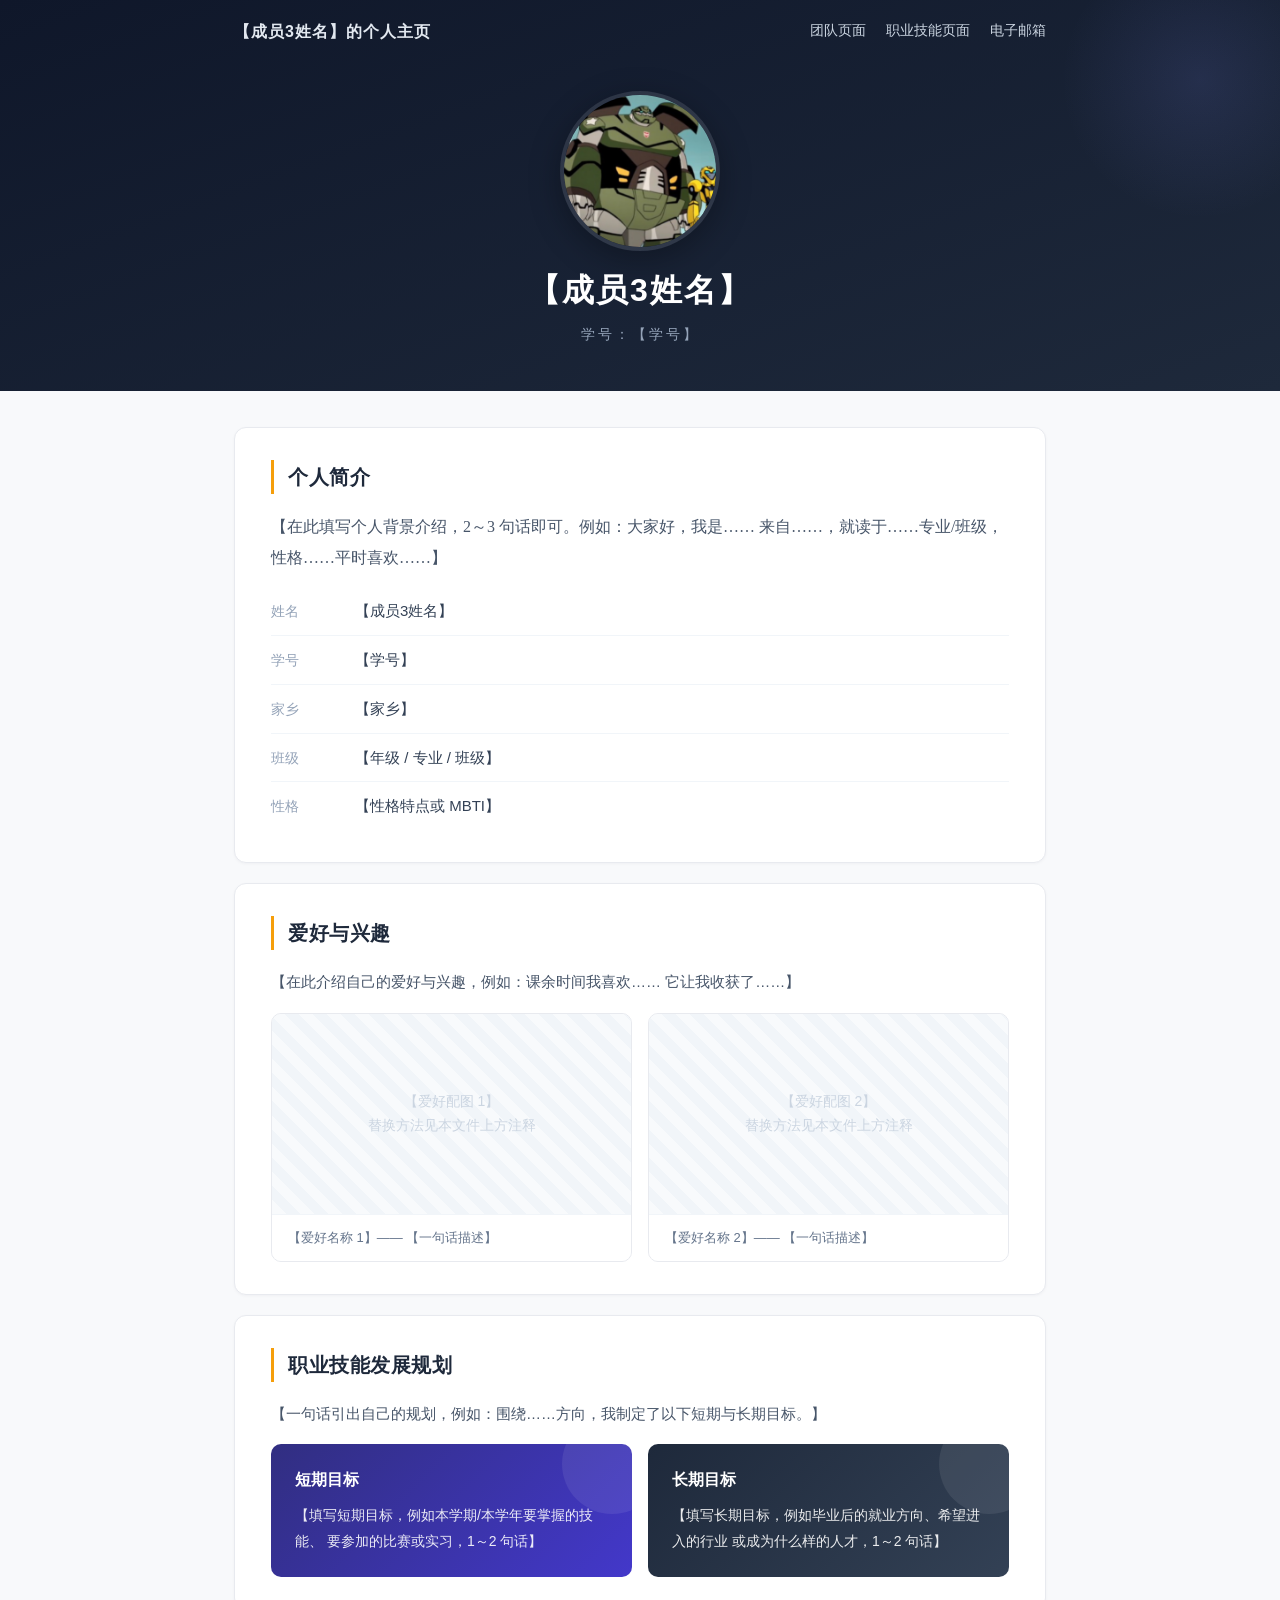
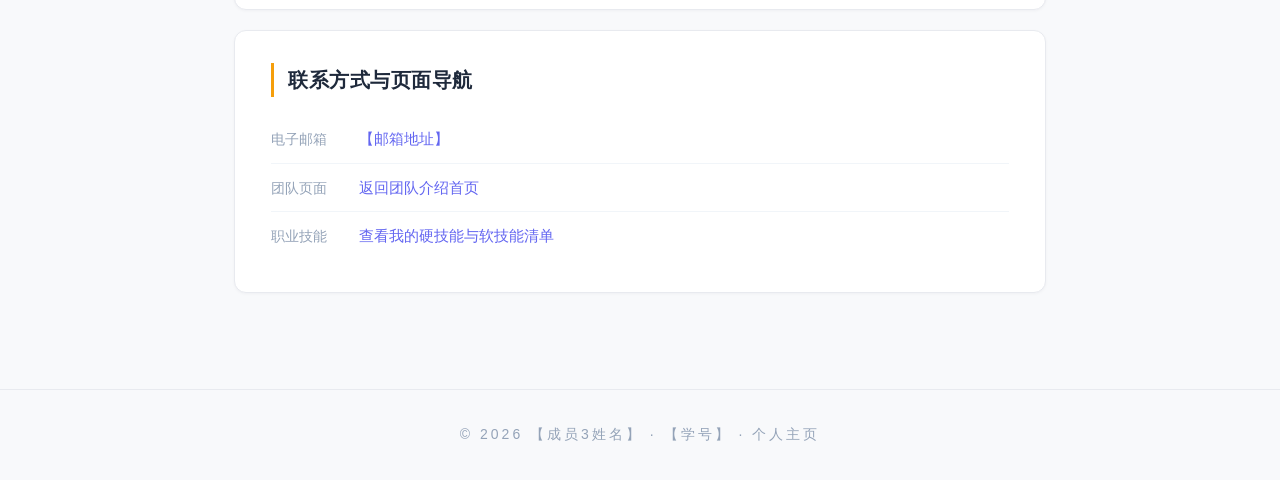
<file: task1/profile-member3.html>
<!DOCTYPE html>
<!--
  ==========================================================================
  成员 3 个人主页 —— 占位模板（使用前请按以下清单替换全部【】内容）
  --------------------------------------------------------------------------
  □ 1. 头像：把本人正方形照片命名为 member3.png，覆盖 images/member3.png
  □ 2. 全文搜索【成员3姓名】替换为真实姓名（共约 6 处）
  □ 3. 把【学号】【邮箱地址】【家乡】【班级】【性格/MBTI】替换为真实信息
  □ 4. “个人简介”段落改成自己的介绍
  □ 5. “爱好与兴趣”：替换文字，并把灰色占位框换成 <img> 图片
       （写法见注释，图片放进 images 文件夹）
  □ 6. “职业技能发展规划”：替换短期、长期目标
  □ 7. 联系方式中的邮箱：同时替换 mailto: 后面的地址和显示的文字
  □ 8. 最后把本文件重命名为 profile-姓名拼音.html，更直观（可选）
  ==========================================================================
-->
<html lang="zh-CN">
<head>
    <meta charset="UTF-8">
    <meta name="viewport" content="width=device-width, initial-scale=1.0">
    <title>【成员3姓名】 - 个人主页</title>
    <!-- 外部 CSS 样式表 -->
    <link rel="stylesheet" href="css/style.css">
    <!-- 页面内部内嵌 CSS：ID 选择器 + 标题样式 + 上下文选择器 -->
    <style>
        /* ID 选择器：设置个人简介正文字体 */
        #bio-text {
            font-family: Georgia, "Times New Roman", "宋体", serif;
            font-size: 16px;
            color: #475569;
        }

        /* 标题文本样式 */
        h2 {
            color: #1e293b;
            font-size: 20px;
            border-left: 3px solid #f59e0b;
            font-weight: 700;
            padding-left: 14px;
            margin: 0 0 18px;
            letter-spacing: 0.5px;
        }

        /* 上下文选择器：设置 div.content 内部段落行高 */
        div.content p {
            line-height: 1.9;
        }

        .accent {
            color: #f59e0b;
            font-weight: 600;
        }
    </style>
</head>
<body>

    <!-- ========== 顶部横幅：照片 + 姓名 + 学号 ========== -->
    <header class="header">
        <nav class="nav">
            <span class="nav-brand">【成员3姓名】的个人主页</span>
            <div class="nav-links">
                <a class="link" href="index.html">团队页面</a>
                <a class="link" href="skills.html#member3">职业技能页面</a>
                <!-- 替换邮箱：把 mailto: 后的地址改成自己的邮箱 -->
                <a class="link" href="mailto:【邮箱地址】">电子邮箱</a>
            </div>
        </nav>
        <div class="hero">
            <!-- 头像替换：用本人照片覆盖 images/member3.png（建议正方形）即可 -->
            <img class="avatar" src="images/member3.png" alt="【成员3姓名】的个人照片（当前为占位示例图）">
            <h1>【成员3姓名】</h1>
            <p class="stu-id">学号：【学号】</p>
        </div>
    </header>

    <!-- ========== 正文 ========== -->
    <div class="container content">

        <!-- 个人简介 -->
        <section class="card">
            <h2>个人简介</h2>
            <p id="bio-text">
                【在此填写个人背景介绍，2～3 句话即可。例如：大家好，我是……
                来自……，就读于……专业/班级，性格……平时喜欢……】
            </p>
            <ul class="info-list" style="margin-top:14px;">
                <li><span class="info-label">姓名</span>【成员3姓名】</li>
                <li><span class="info-label">学号</span>【学号】</li>
                <li><span class="info-label">家乡</span>【家乡】</li>
                <li><span class="info-label">班级</span>【年级 / 专业 / 班级】</li>
                <li><span class="info-label">性格</span>【性格特点或 MBTI】</li>
            </ul>
        </section>

        <!-- 爱好与兴趣 -->
        <section class="card">
            <h2>爱好与兴趣</h2>
            <p>
                【在此介绍自己的爱好与兴趣，例如：课余时间我喜欢……
                它让我收获了……】
            </p>
            <!--
              爱好配图替换方法：
              把灰色占位框 <div class="photo-placeholder">...</div> 整段替换为：
                <img src="images/你的图片文件名.jpg" alt="图片说明">
              例如：
                <figure>
                    <img src="images/my-photo.jpg" alt="旅行照片">
                    <figcaption>旅行 —— 用脚步丈量世界</figcaption>
                </figure>
            -->
            <div class="gallery">
                <figure>
                    <div class="photo-placeholder">
                        【爱好配图 1】<br>替换方法见本文件上方注释
                    </div>
                    <figcaption>【爱好名称 1】—— 【一句话描述】</figcaption>
                </figure>
                <figure>
                    <div class="photo-placeholder">
                        【爱好配图 2】<br>替换方法见本文件上方注释
                    </div>
                    <figcaption>【爱好名称 2】—— 【一句话描述】</figcaption>
                </figure>
            </div>
        </section>

        <!-- 职业技能发展规划 -->
        <section class="card">
            <h2>职业技能发展规划</h2>
            <p>
                【一句话引出自己的规划，例如：围绕……方向，我制定了以下短期与长期目标。】
            </p>
            <div class="plan-grid">
                <div class="plan-card plan-short">
                    <h3>短期目标</h3>
                    <p>
                        【填写短期目标，例如本学期/本学年要掌握的技能、
                        要参加的比赛或实习，1～2 句话】
                    </p>
                </div>
                <div class="plan-card plan-long">
                    <h3>长期目标</h3>
                    <p>
                        【填写长期目标，例如毕业后的就业方向、希望进入的行业
                        或成为什么样的人才，1～2 句话】
                    </p>
                </div>
            </div>
        </section>

        <!-- 联系方式与导航 -->
        <section class="card">
            <h2>联系方式与页面导航</h2>
            <ul class="info-list">
                <li>
                    <span class="info-label">电子邮箱</span>
                    <!-- mailto: 后的地址与显示文字都要替换 -->
                    <a class="link" href="mailto:【邮箱地址】">【邮箱地址】</a>
                </li>
                <li>
                    <span class="info-label">团队页面</span>
                    <a class="link" href="index.html">返回团队介绍首页</a>
                </li>
                <li>
                    <span class="info-label">职业技能</span>
                    <a class="link" href="skills.html#member3">查看我的硬技能与软技能清单</a>
                </li>
            </ul>
        </section>

    </div>

    <footer class="footer">
        <p class="stu-id" style="color:#94a3b8 !important;">© 2026 【成员3姓名】 · 【学号】 · 个人主页</p>
    </footer>

</body>
</html>
</file>
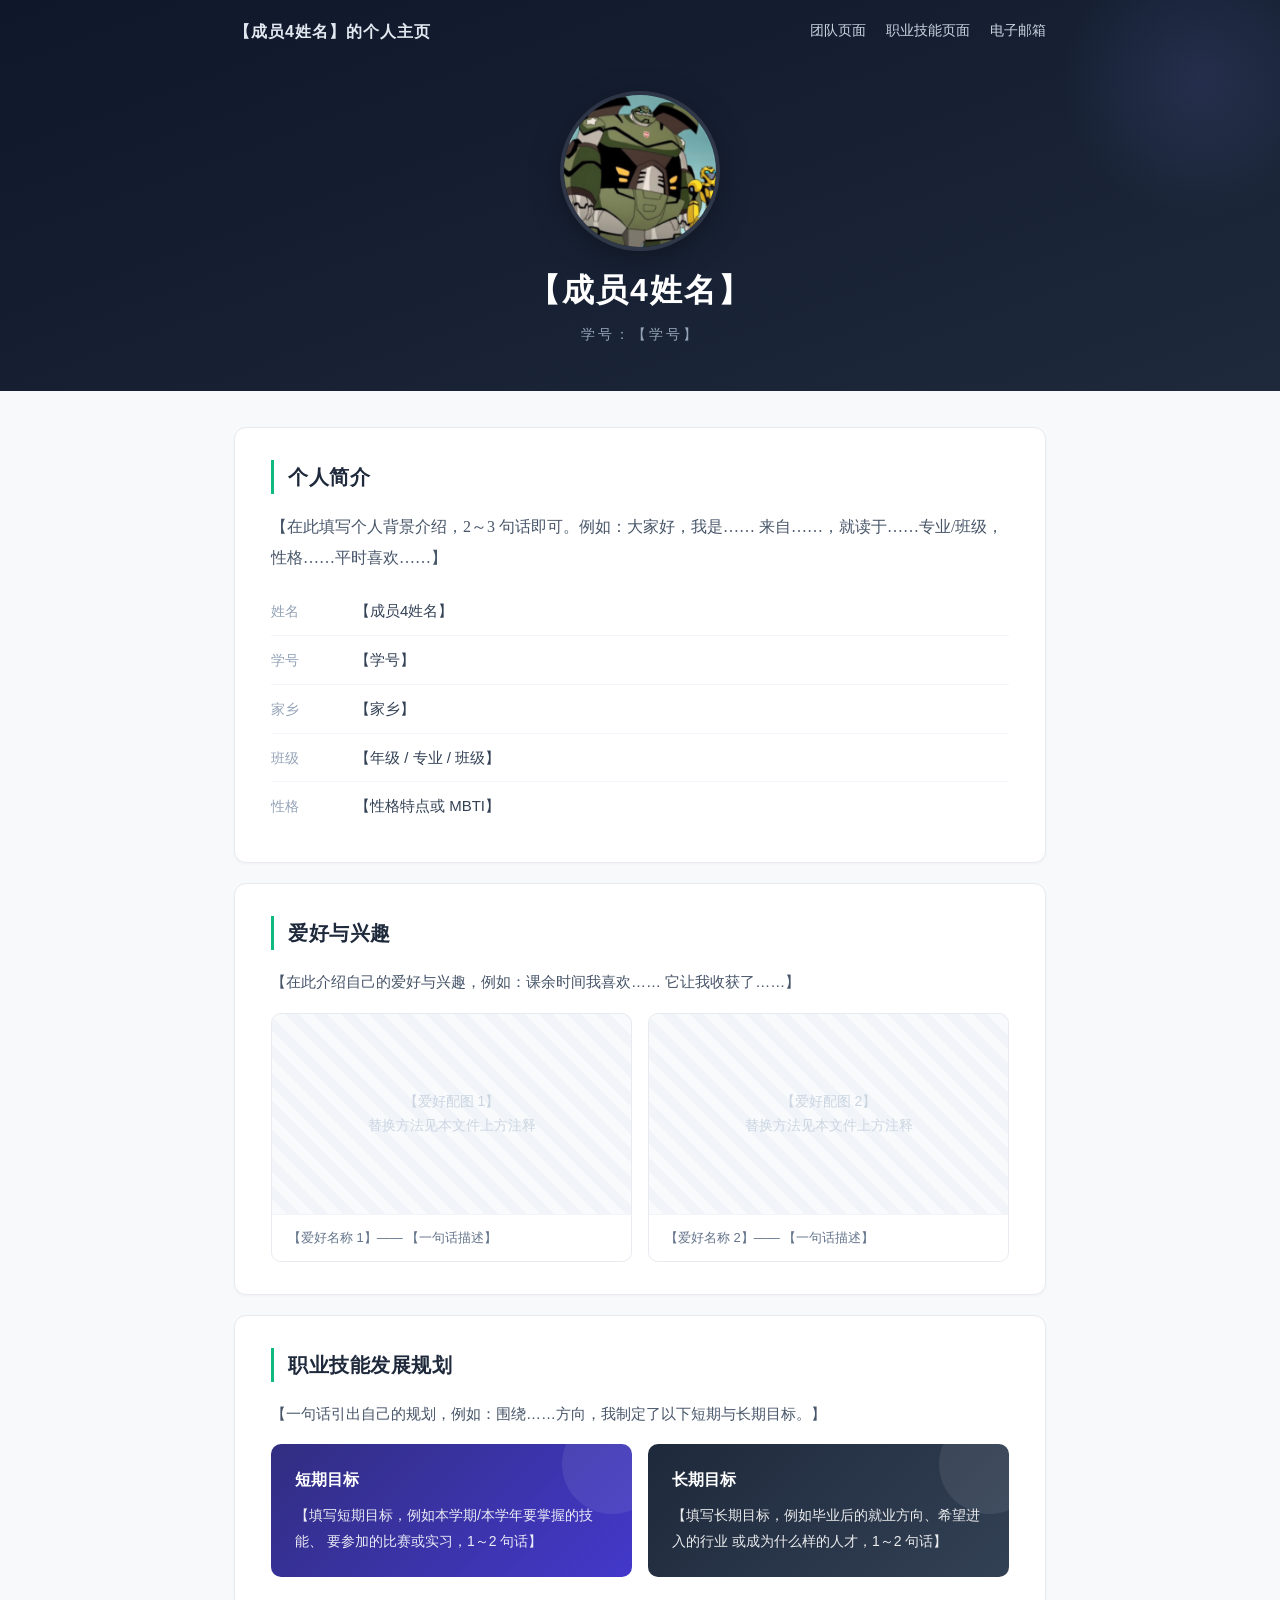
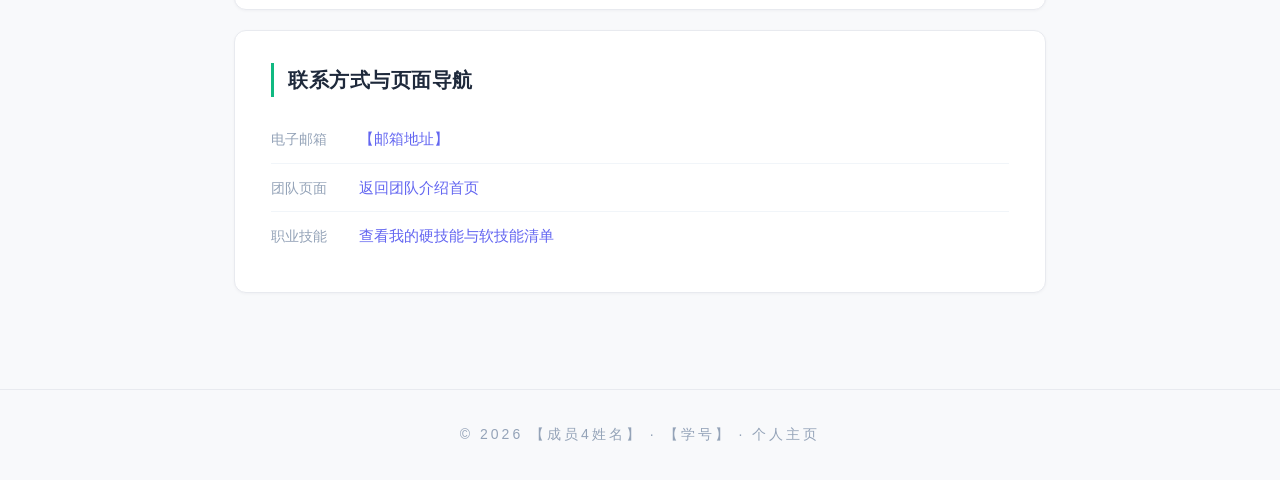
<file: task1/profile-member4.html>
<!DOCTYPE html>
<!--
  ==========================================================================
  成员 4 个人主页 —— 占位模板（使用前请按以下清单替换全部【】内容）
  --------------------------------------------------------------------------
  □ 1. 头像：把本人正方形照片命名为 member4.png，覆盖 images/member4.png
  □ 2. 全文搜索【成员4姓名】替换为真实姓名（共约 6 处）
  □ 3. 把【学号】【邮箱地址】【家乡】【班级】【性格/MBTI】替换为真实信息
  □ 4. “个人简介”段落改成自己的介绍
  □ 5. “爱好与兴趣”：替换文字，并把灰色占位框换成 <img> 图片
       （写法见注释，图片放进 images 文件夹）
  □ 6. “职业技能发展规划”：替换短期、长期目标
  □ 7. 联系方式中的邮箱：同时替换 mailto: 后面的地址和显示的文字
  □ 8. 最后把本文件重命名为 profile-姓名拼音.html，更直观（可选）
  ==========================================================================
-->
<html lang="zh-CN">
<head>
    <meta charset="UTF-8">
    <meta name="viewport" content="width=device-width, initial-scale=1.0">
    <title>【成员4姓名】 - 个人主页</title>
    <!-- 外部 CSS 样式表 -->
    <link rel="stylesheet" href="css/style.css">
    <!-- 页面内部内嵌 CSS：ID 选择器 + 标题样式 + 上下文选择器 -->
    <style>
        /* ID 选择器：设置个人简介正文字体 */
        #bio-text {
            font-family: Georgia, "Times New Roman", "宋体", serif;
            font-size: 16px;
            color: #475569;
        }

        /* 标题文本样式 */
        h2 {
            color: #1e293b;
            font-size: 20px;
            border-left: 3px solid #10b981;
            font-weight: 700;
            padding-left: 14px;
            margin: 0 0 18px;
            letter-spacing: 0.5px;
        }

        /* 上下文选择器：设置 div.content 内部段落行高 */
        div.content p {
            line-height: 1.9;
        }

        .accent {
            color: #10b981;
            font-weight: 600;
        }
    </style>
</head>
<body>

    <!-- ========== 顶部横幅：照片 + 姓名 + 学号 ========== -->
    <header class="header">
        <nav class="nav">
            <span class="nav-brand">【成员4姓名】的个人主页</span>
            <div class="nav-links">
                <a class="link" href="index.html">团队页面</a>
                <a class="link" href="skills.html#member4">职业技能页面</a>
                <!-- 替换邮箱：把 mailto: 后的地址改成自己的邮箱 -->
                <a class="link" href="mailto:【邮箱地址】">电子邮箱</a>
            </div>
        </nav>
        <div class="hero">
            <!-- 头像替换：用本人照片覆盖 images/member4.png（建议正方形）即可 -->
            <img class="avatar" src="images/member4.png" alt="【成员4姓名】的个人照片（当前为占位示例图）">
            <h1>【成员4姓名】</h1>
            <p class="stu-id">学号：【学号】</p>
        </div>
    </header>

    <!-- ========== 正文 ========== -->
    <div class="container content">

        <!-- 个人简介 -->
        <section class="card">
            <h2>个人简介</h2>
            <p id="bio-text">
                【在此填写个人背景介绍，2～3 句话即可。例如：大家好，我是……
                来自……，就读于……专业/班级，性格……平时喜欢……】
            </p>
            <ul class="info-list" style="margin-top:14px;">
                <li><span class="info-label">姓名</span>【成员4姓名】</li>
                <li><span class="info-label">学号</span>【学号】</li>
                <li><span class="info-label">家乡</span>【家乡】</li>
                <li><span class="info-label">班级</span>【年级 / 专业 / 班级】</li>
                <li><span class="info-label">性格</span>【性格特点或 MBTI】</li>
            </ul>
        </section>

        <!-- 爱好与兴趣 -->
        <section class="card">
            <h2>爱好与兴趣</h2>
            <p>
                【在此介绍自己的爱好与兴趣，例如：课余时间我喜欢……
                它让我收获了……】
            </p>
            <!--
              爱好配图替换方法：
              把灰色占位框 <div class="photo-placeholder">...</div> 整段替换为：
                <img src="images/你的图片文件名.jpg" alt="图片说明">
              例如：
                <figure>
                    <img src="images/my-photo.jpg" alt="旅行照片">
                    <figcaption>旅行 —— 用脚步丈量世界</figcaption>
                </figure>
            -->
            <div class="gallery">
                <figure>
                    <div class="photo-placeholder">
                        【爱好配图 1】<br>替换方法见本文件上方注释
                    </div>
                    <figcaption>【爱好名称 1】—— 【一句话描述】</figcaption>
                </figure>
                <figure>
                    <div class="photo-placeholder">
                        【爱好配图 2】<br>替换方法见本文件上方注释
                    </div>
                    <figcaption>【爱好名称 2】—— 【一句话描述】</figcaption>
                </figure>
            </div>
        </section>

        <!-- 职业技能发展规划 -->
        <section class="card">
            <h2>职业技能发展规划</h2>
            <p>
                【一句话引出自己的规划，例如：围绕……方向，我制定了以下短期与长期目标。】
            </p>
            <div class="plan-grid">
                <div class="plan-card plan-short">
                    <h3>短期目标</h3>
                    <p>
                        【填写短期目标，例如本学期/本学年要掌握的技能、
                        要参加的比赛或实习，1～2 句话】
                    </p>
                </div>
                <div class="plan-card plan-long">
                    <h3>长期目标</h3>
                    <p>
                        【填写长期目标，例如毕业后的就业方向、希望进入的行业
                        或成为什么样的人才，1～2 句话】
                    </p>
                </div>
            </div>
        </section>

        <!-- 联系方式与导航 -->
        <section class="card">
            <h2>联系方式与页面导航</h2>
            <ul class="info-list">
                <li>
                    <span class="info-label">电子邮箱</span>
                    <!-- mailto: 后的地址与显示文字都要替换 -->
                    <a class="link" href="mailto:【邮箱地址】">【邮箱地址】</a>
                </li>
                <li>
                    <span class="info-label">团队页面</span>
                    <a class="link" href="index.html">返回团队介绍首页</a>
                </li>
                <li>
                    <span class="info-label">职业技能</span>
                    <a class="link" href="skills.html#member4">查看我的硬技能与软技能清单</a>
                </li>
            </ul>
        </section>

    </div>

    <footer class="footer">
        <p class="stu-id" style="color:#94a3b8 !important;">© 2026 【成员4姓名】 · 【学号】 · 个人主页</p>
    </footer>

</body>
</html>
</file>
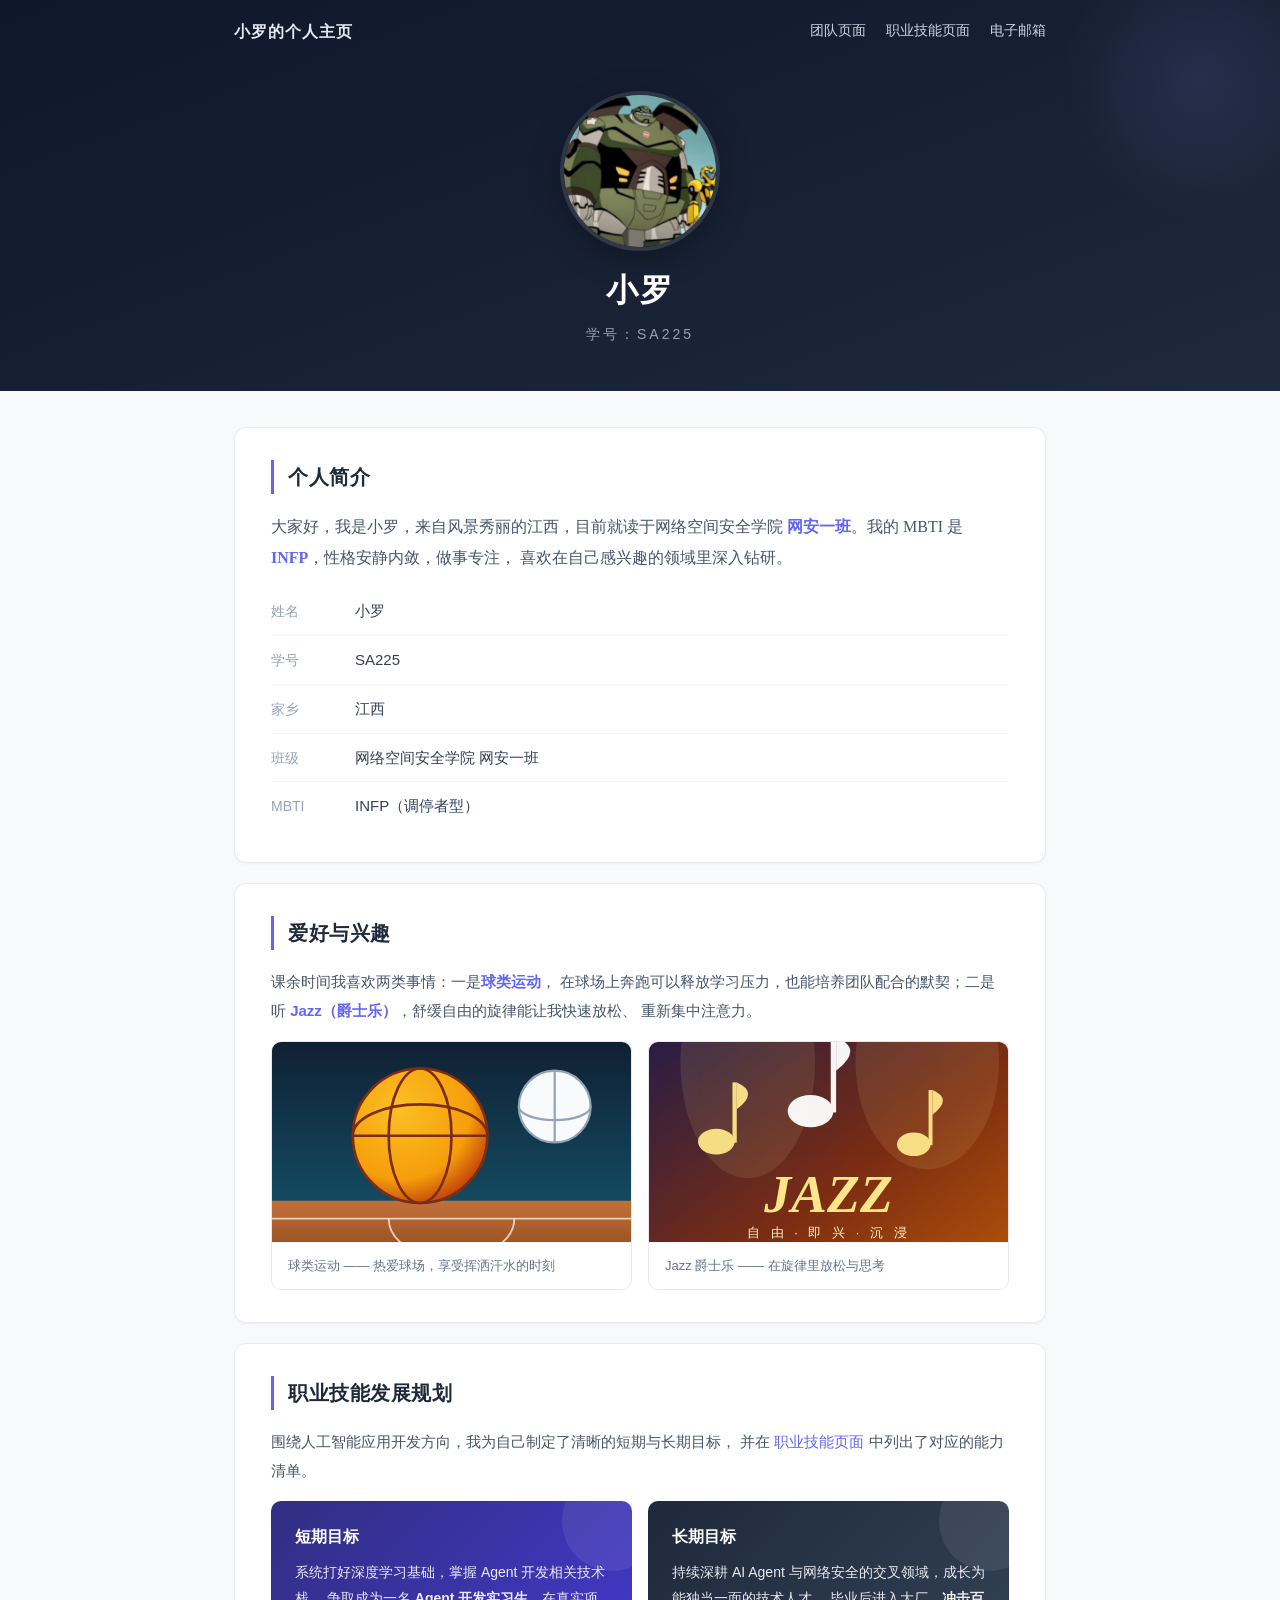
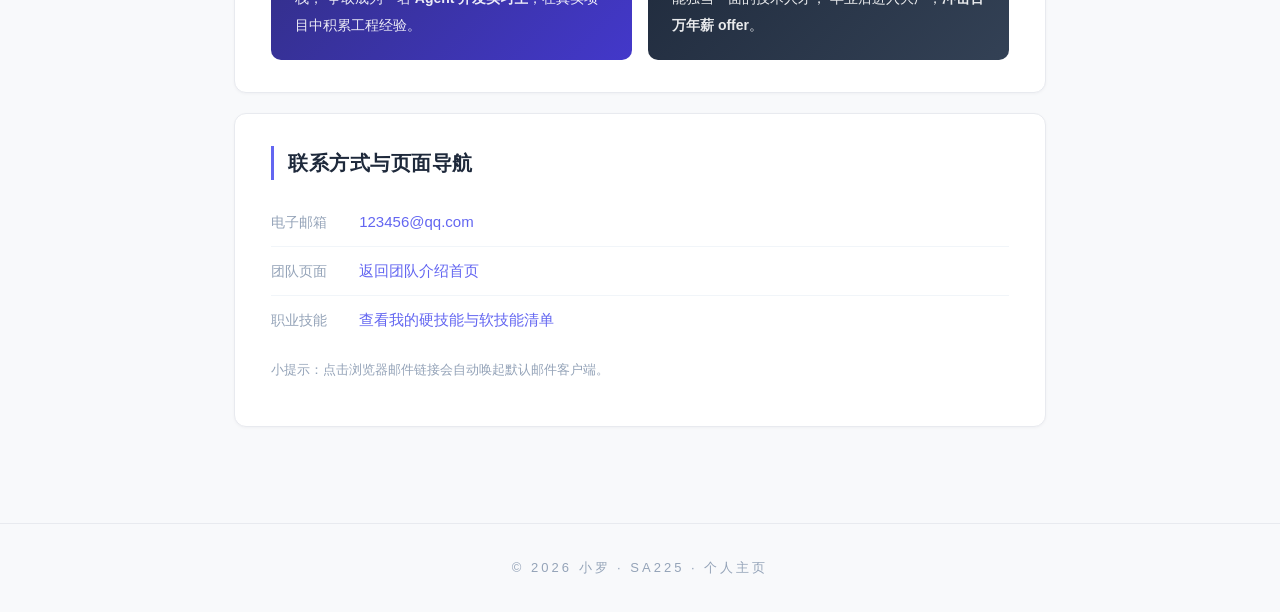
<file: task1/profile-xiaoluo.html>
<!DOCTYPE html>
<html lang="zh-CN">
<head>
    <meta charset="UTF-8">
    <meta name="viewport" content="width=device-width, initial-scale=1.0">
    <title>小罗 - 个人主页</title>
    <!-- 外部 CSS 样式表 -->
    <link rel="stylesheet" href="css/style.css">
    <!-- 页面内部内嵌 CSS：必须包含 ID 选择器、标题样式、上下文选择器 -->
    <style>
        /* ID 选择器：设置个人简介正文的字体样式 */
        #bio-text {
            font-family: Georgia, "Times New Roman", "宋体", serif;
            font-size: 16px;
            color: #475569;
        }

        /* 标题文本样式 */
        h2 {
            color: #1e293b;
            font-size: 20px;
            font-weight: 700;
            border-left: 3px solid #6366f1;
            padding-left: 14px;
            margin: 0 0 18px;
            letter-spacing: 0.5px;
        }

        /* 上下文选择器：设置 div.content 内部段落的行高 */
        div.content p {
            line-height: 1.9;
        }

        /* 强调文字 */
        .accent {
            color: #6366f1;
            font-weight: 600;
        }
    </style>
</head>
<body>

    <!-- ========== 顶部横幅：照片 + 姓名 + 学号 ========== -->
    <header class="header">
        <nav class="nav">
            <span class="nav-brand">小罗的个人主页</span>
            <div class="nav-links">
                <a class="link" href="index.html">团队页面</a>
                <a class="link" href="skills.html#xiaoluo">职业技能页面</a>
                <a class="link" href="mailto:123456@qq.com">电子邮箱</a>
            </div>
        </nav>
        <div class="hero">
            <!-- ======================================================
                 【如何替换成自己的真人照片？】
                 方法一（最简单，推荐）：
                     把本人照片复制到 images 文件夹，并重命名为 member1.png，
                     直接覆盖当前这张示例图即可，无需修改本 HTML 文件。
                 方法二（保留原图）：
                     把照片（如 xiaoluo.jpg）放进 images 文件夹，
                     然后把下面这行的 src 改成 src="images/xiaoluo.jpg"。
                 注意：照片建议使用正方形图片（如 400×400 像素），
                       显示时会被自动裁剪为圆形。
                 ====================================================== -->
            <img class="avatar" src="images/member1.png" alt="小罗的个人照片（当前为占位示例图）">
            <h1>小罗</h1>
            <p class="stu-id">学号：SA225</p>
        </div>
    </header>

    <!-- ========== 正文 ========== -->
    <div class="container content">

        <!-- 个人简介 -->
        <section class="card">
            <h2>个人简介</h2>
            <p id="bio-text">
                大家好，我是小罗，来自风景秀丽的江西，目前就读于网络空间安全学院
                <span class="accent">网安一班</span>。我的 MBTI 是
                <span class="accent">INFP</span>，性格安静内敛，做事专注，
                喜欢在自己感兴趣的领域里深入钻研。
            </p>
            <ul class="info-list" style="margin-top:14px;">
                <li><span class="info-label">姓名</span>小罗</li>
                <li><span class="info-label">学号</span>SA225</li>
                <li><span class="info-label">家乡</span>江西</li>
                <li><span class="info-label">班级</span>网络空间安全学院 网安一班</li>
                <li><span class="info-label">MBTI</span>INFP（调停者型）</li>
            </ul>
        </section>

        <!-- 爱好与兴趣 -->
        <section class="card">
            <h2>爱好与兴趣</h2>
            <p>
                课余时间我喜欢两类事情：一是<span class="accent">球类运动</span>，
                在球场上奔跑可以释放学习压力，也能培养团队配合的默契；二是听
                <span class="accent">Jazz（爵士乐）</span>，舒缓自由的旋律能让我快速放松、
                重新集中注意力。
            </p>
            <!-- ======================================================
                 【爱好配图替换方法】
                 把真实照片放进 images 文件夹（建议横向 4:3 比例，
                 如 800×600 像素），然后修改下面两个 <img> 的 src：
                   第 1 张：球类运动照片，例如 src="images/my-ball.jpg"
                   第 2 张：爵士乐相关照片，例如 src="images/my-jazz.jpg"
                 也可直接覆盖同名文件 hobby-ball.svg / hobby-jazz.svg。
                 图片格式 jpg / png / webp / svg 均支持。
                 ====================================================== -->
            <div class="gallery">
                <figure>
                    <img src="images/hobby-ball.svg" alt="球类运动示意图">
                    <figcaption>球类运动 —— 热爱球场，享受挥洒汗水的时刻</figcaption>
                </figure>
                <figure>
                    <img src="images/hobby-jazz.svg" alt="爵士乐示意图">
                    <figcaption>Jazz 爵士乐 —— 在旋律里放松与思考</figcaption>
                </figure>
            </div>
        </section>

        <!-- 职业技能发展规划 -->
        <section class="card">
            <h2>职业技能发展规划</h2>
            <p>
                围绕人工智能应用开发方向，我为自己制定了清晰的短期与长期目标，
                并在 <a class="link" href="skills.html#xiaoluo">职业技能页面</a> 中列出了对应的能力清单。
            </p>
            <div class="plan-grid">
                <div class="plan-card plan-short">
                    <h3>短期目标</h3>
                    <p>
                        系统打好深度学习基础，掌握 Agent 开发相关技术栈，
                        争取成为一名 <strong>Agent 开发实习生</strong>，在真实项目中积累工程经验。
                    </p>
                </div>
                <div class="plan-card plan-long">
                    <h3>长期目标</h3>
                    <p>
                        持续深耕 AI Agent 与网络安全的交叉领域，成长为能独当一面的技术人才，
                        毕业后进入大厂，<strong>冲击百万年薪 offer</strong>。
                    </p>
                </div>
            </div>
        </section>

        <!-- 联系方式与导航 -->
        <section class="card">
            <h2>联系方式与页面导航</h2>
            <ul class="info-list">
                <li>
                    <span class="info-label">电子邮箱</span>
                    <a class="link" href="mailto:123456@qq.com">123456@qq.com</a>
                </li>
                <li>
                    <span class="info-label">团队页面</span>
                    <a class="link" href="index.html">返回团队介绍首页</a>
                </li>
                <li>
                    <span class="info-label">职业技能</span>
                    <a class="link" href="skills.html#xiaoluo">查看我的硬技能与软技能清单</a>
                </li>
            </ul>
            <p style="margin-top:14px; font-size:13px; color:#94a3b8;">
                小提示：点击浏览器邮件链接会自动唤起默认邮件客户端。
            </p>
        </section>

    </div>

    <footer class="footer">
        <p class="stu-id" style="color:#94a3b8 !important; font-size:13px;">© 2026 小罗 · SA225 · 个人主页</p>
    </footer>

</body>
</html>
</file>
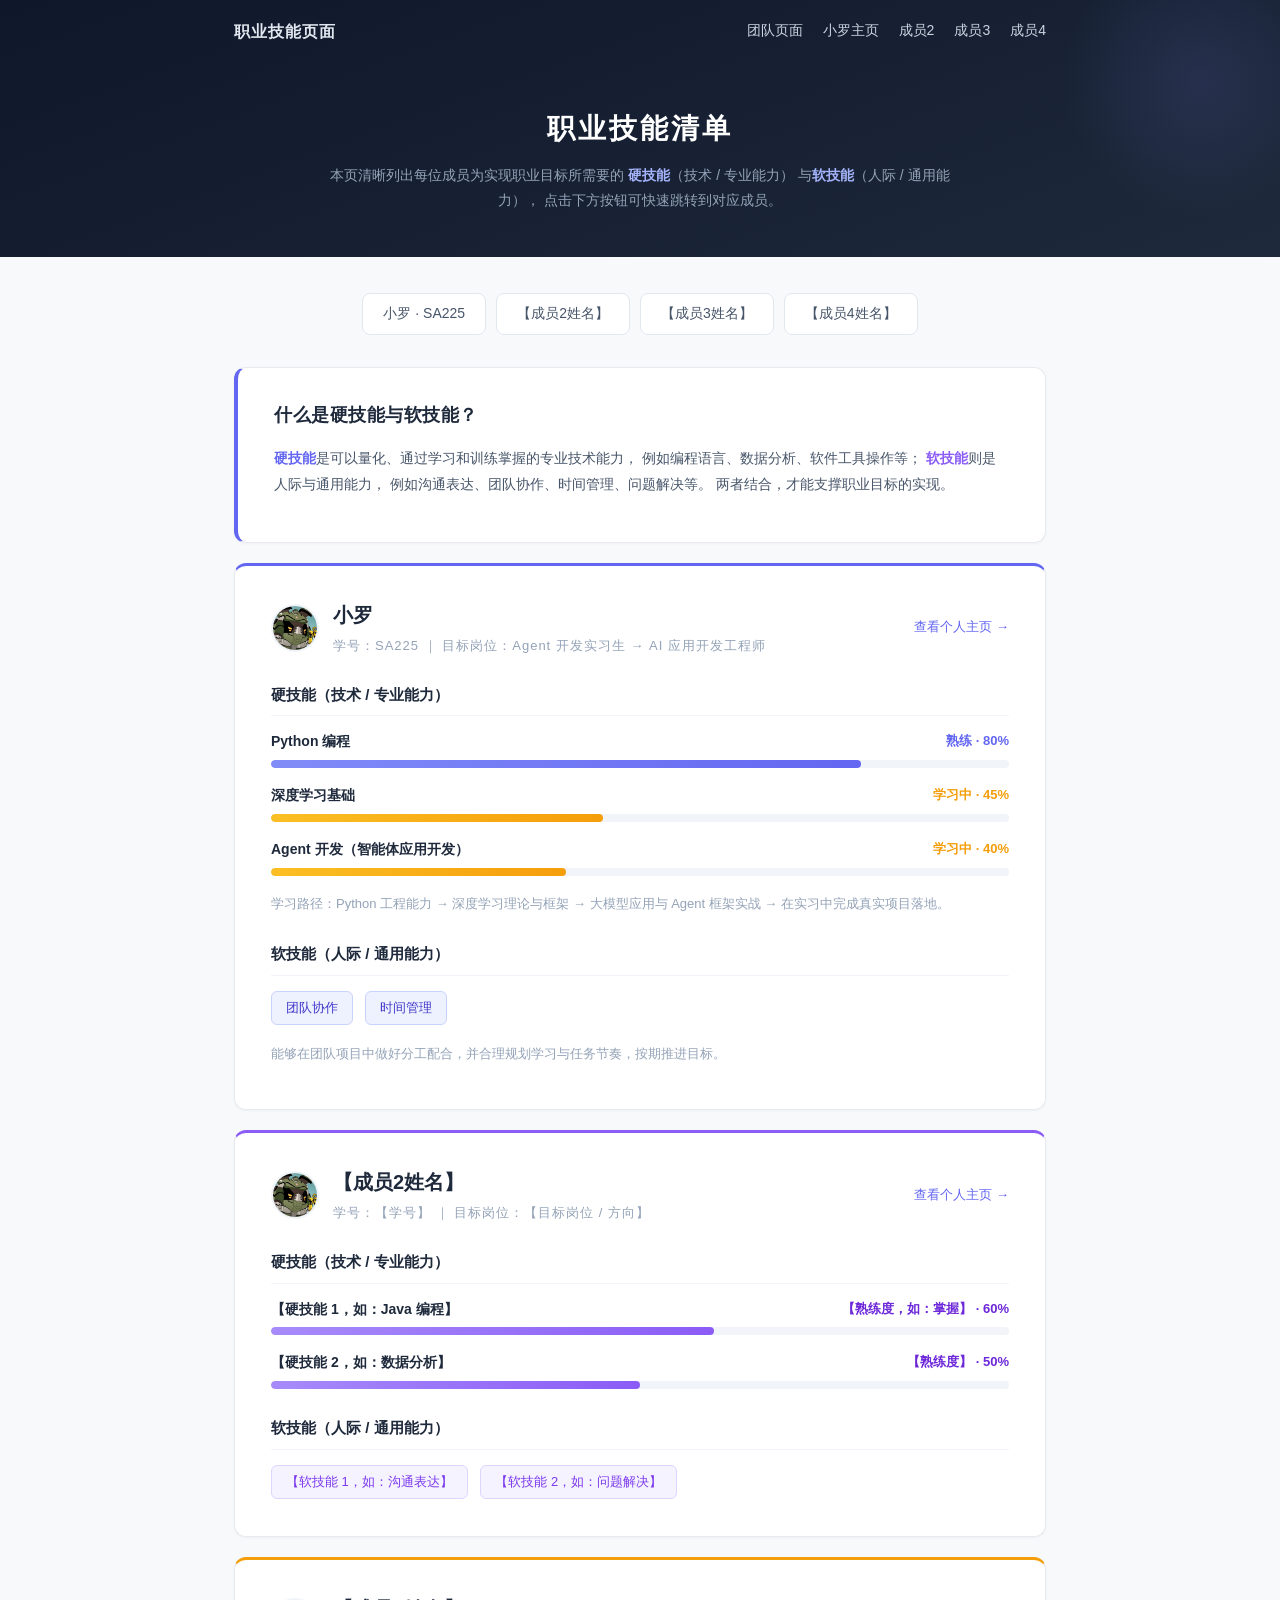
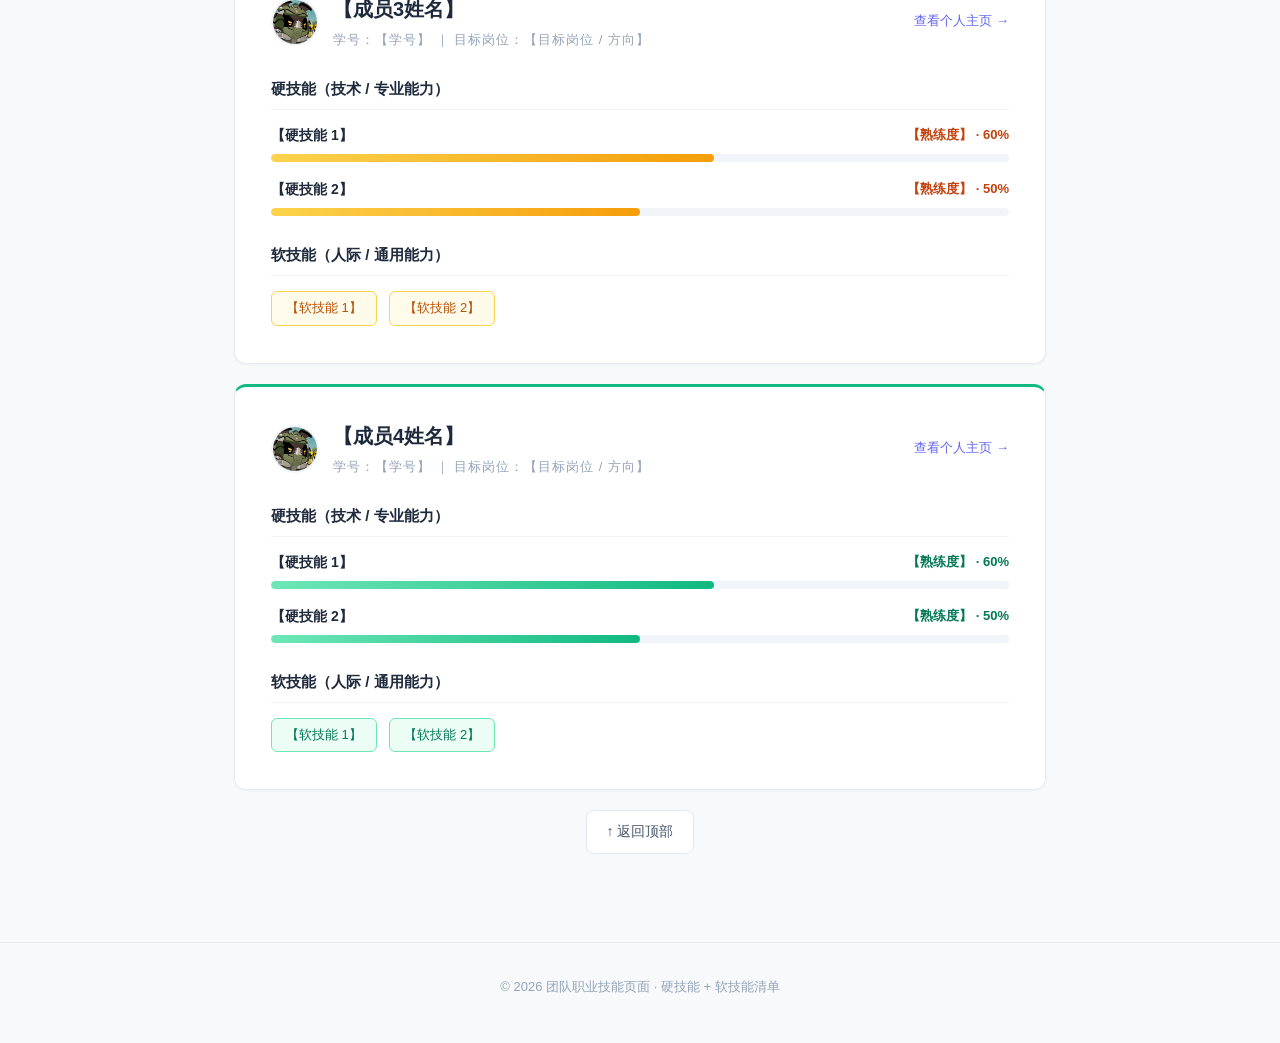
<file: task1/skills.html>
<!DOCTYPE html>
<!--
  ==========================================================================
  职业技能页面（全团队共用一个页面，按成员分区）
  --------------------------------------------------------------------------
  【替换指引】
  □ 成员 2～4 的内容全部用【】标注，替换时直接搜索【逐个修改即可
  □ 技能条百分比只代表当前熟练度，请按本人实际情况修改 width: 百分比
  □ 本页按要求大量使用“行内 CSS 样式”（直接写在元素 style="..." 里），
    美化文字颜色、字号、间距、背景色等，请勿删除这些 style 属性
  □ 如需增加技能，复制一行 <div class="skill-row">...</div> 即可
  ==========================================================================
-->
<html lang="zh-CN">
<head>
    <meta charset="UTF-8">
    <meta name="viewport" content="width=device-width, initial-scale=1.0">
    <title>职业技能页面 - 团队技能清单</title>
    <!-- 外部 CSS 样式表（与个人主页共用，保证全站风格统一） -->
    <link rel="stylesheet" href="css/style.css">
    <!-- 本页专属样式（内嵌 CSS，用于技能进度条结构，行内样式在下方正文里） -->
    <style>
        .skill-row { margin-bottom: 16px; }
        .skill-meta {
            display: flex;
            justify-content: space-between;
            margin-bottom: 6px;
        }
        .skill-track {
            background-color: #f1f5f9;
            border-radius: 6px;
            height: 8px;
            overflow: hidden;
        }
        .skill-fill {
            height: 100%;
            border-radius: 6px;
        }
        .soft-tags { margin-top: 6px; }
        .soft-tags .tag {
            font-size: 13px;
            padding: 5px 14px;
            margin: 5px 8px 5px 0;
            border-radius: 6px;
        }
        .member-section { scroll-margin-top: 20px; }
        .member-title {
            display: flex;
            align-items: center;
            gap: 14px;
            flex-wrap: wrap;
        }
        .member-title img {
            width: 48px; height: 48px;
            border-radius: 50%;
            object-fit: cover;
            border: 2px solid #f1f5f9;
        }
        @media (max-width: 480px) {
            .skill-meta { font-size: 14px; }
        }
    </style>
</head>
<body>

    <!-- ========== 顶部横幅 ========== -->
    <header class="header" id="top">
        <nav class="nav">
            <span class="nav-brand">职业技能页面</span>
            <div class="nav-links">
                <a class="link" href="index.html">团队页面</a>
                <a class="link" href="profile-xiaoluo.html">小罗主页</a>
                <a class="link" href="profile-member2.html">成员2</a>
                <a class="link" href="profile-member3.html">成员3</a>
                <a class="link" href="profile-member4.html">成员4</a>
            </div>
        </nav>
        <div class="hero" style="padding-top:30px;">
            <h1 style="font-size:28px; font-weight:800; letter-spacing:3px; margin-bottom:10px;">职业技能清单</h1>
            <p style="color:#94a3b8; font-size:14px; max-width:640px; margin:0 auto; line-height:1.8;">
                本页清晰列出每位成员为实现职业目标所需要的
                <strong style="color:#a5b4fc;">硬技能</strong>（技术 / 专业能力）
                与<strong style="color:#a5b4fc;">软技能</strong>（人际 / 通用能力），
                点击下方按钮可快速跳转到对应成员。
            </p>
        </div>
    </header>

    <div class="container content">

        <!-- 成员快速导航 -->
        <div class="member-nav">
            <a class="member-pill" href="#xiaoluo">小罗 · SA225</a>
            <a class="member-pill" href="#member2">【成员2姓名】</a>
            <a class="member-pill" href="#member3">【成员3姓名】</a>
            <a class="member-pill" href="#member4">【成员4姓名】</a>
        </div>

        <!-- 概念说明 -->
        <section class="card" style="border-left:4px solid #6366f1;">
            <h2 style="color:#1e293b; font-size:18px; font-weight:700; margin-bottom:14px; border:none; padding:0; letter-spacing:0.5px;">什么是硬技能与软技能？</h2>
            <p style="font-size:14px; line-height:1.9; color:#475569;">
                <strong style="color:#6366f1;">硬技能</strong>是可以量化、通过学习和训练掌握的专业技术能力，
                例如编程语言、数据分析、软件工具操作等；
                <strong style="color:#8b5cf6;">软技能</strong>则是人际与通用能力，
                例如沟通表达、团队协作、时间管理、问题解决等。
                两者结合，才能支撑职业目标的实现。
            </p>
        </section>

        <!-- ========================================================
             成员 1：小罗（真实资料）
             ======================================================== -->
        <section id="xiaoluo" class="card member-section" style="border-top:3px solid #6366f1;">
            <div class="member-title">
                <img src="images/member1.png" alt="小罗头像">
                <div>
                    <h2 style="border:none; padding:0; margin:0; color:#1e293b; font-size:20px; font-weight:700;">小罗</h2>
                    <p style="margin:2px 0 0; color:#94a3b8; font-size:13px; letter-spacing:1px;">
                        学号：SA225 ｜ 目标岗位：Agent 开发实习生 → AI 应用开发工程师
                    </p>
                </div>
                <a class="link" href="profile-xiaoluo.html" style="margin-left:auto; font-size:13px;">查看个人主页 →</a>
            </div>

            <!-- 硬技能 -->
            <h3 style="color:#1e293b; font-size:15px; font-weight:600; margin:24px 0 14px; padding-bottom:8px; border-bottom:1px solid #f1f5f9;">
                硬技能（技术 / 专业能力）
            </h3>

            <div class="skill-row">
                <div class="skill-meta">
                    <span style="font-weight:600; color:#1e293b; font-size:14px;">Python 编程</span>
                    <span style="color:#6366f1; font-weight:600; font-size:13px;">熟练 · 80%</span>
                </div>
                <div class="skill-track">
                    <div class="skill-fill" style="width:80%; background:linear-gradient(90deg,#818cf8,#6366f1);"></div>
                </div>
            </div>

            <div class="skill-row">
                <div class="skill-meta">
                    <span style="font-weight:600; color:#1e293b; font-size:14px;">深度学习基础</span>
                    <span style="color:#f59e0b; font-weight:600; font-size:13px;">学习中 · 45%</span>
                </div>
                <div class="skill-track">
                    <div class="skill-fill" style="width:45%; background:linear-gradient(90deg,#fbbf24,#f59e0b);"></div>
                </div>
            </div>

            <div class="skill-row">
                <div class="skill-meta">
                    <span style="font-weight:600; color:#1e293b; font-size:14px;">Agent 开发（智能体应用开发）</span>
                    <span style="color:#f59e0b; font-weight:600; font-size:13px;">学习中 · 40%</span>
                </div>
                <div class="skill-track">
                    <div class="skill-fill" style="width:40%; background:linear-gradient(90deg,#fbbf24,#f59e0b);"></div>
                </div>
            </div>

            <p style="margin-top:14px; font-size:13px; color:#94a3b8; line-height:1.8;">
                学习路径：Python 工程能力 → 深度学习理论与框架 → 大模型应用与 Agent 框架实战
                → 在实习中完成真实项目落地。
            </p>

            <!-- 软技能 -->
            <h3 style="color:#1e293b; font-size:15px; font-weight:600; margin:26px 0 10px; padding-bottom:8px; border-bottom:1px solid #f1f5f9;">
                软技能（人际 / 通用能力）
            </h3>
            <div class="soft-tags">
                <span class="tag" style="background:#eef2ff; color:#4338ca; border-color:#c7d2fe;">团队协作</span>
                <span class="tag" style="background:#eef2ff; color:#4338ca; border-color:#c7d2fe;">时间管理</span>
            </div>
            <p style="margin-top:12px; font-size:13px; color:#94a3b8; line-height:1.8;">
                能够在团队项目中做好分工配合，并合理规划学习与任务节奏，按期推进目标。
            </p>
        </section>

        <!-- ========================================================
             成员 2（占位模板，替换【】即可）
             ======================================================== -->
        <section id="member2" class="card member-section" style="border-top:3px solid #8b5cf6;">
            <div class="member-title">
                <img src="images/member2.png" alt="【成员2姓名】头像">
                <div>
                    <h2 style="border:none; padding:0; margin:0; color:#1e293b; font-size:20px; font-weight:700;">【成员2姓名】</h2>
                    <p style="margin:2px 0 0; color:#94a3b8; font-size:13px; letter-spacing:1px;">
                        学号：【学号】 ｜ 目标岗位：【目标岗位 / 方向】
                    </p>
                </div>
                <a class="link" href="profile-member2.html" style="margin-left:auto; font-size:13px;">查看个人主页 →</a>
            </div>

            <h3 style="color:#1e293b; font-size:15px; font-weight:600; margin:24px 0 14px; padding-bottom:8px; border-bottom:1px solid #f1f5f9;">
                硬技能（技术 / 专业能力）
            </h3>

            <!-- 复制下面这一整行即可增加一项硬技能；width 百分比按实际熟练度修改 -->
            <div class="skill-row">
                <div class="skill-meta">
                    <span style="font-weight:600; color:#1e293b; font-size:14px;">【硬技能 1，如：Java 编程】</span>
                    <span style="color:#6d28d9; font-weight:600; font-size:13px;">【熟练度，如：掌握】 · 60%</span>
                </div>
                <div class="skill-track">
                    <div class="skill-fill" style="width:60%; background:linear-gradient(90deg,#a78bfa,#8b5cf6);"></div>
                </div>
            </div>

            <div class="skill-row">
                <div class="skill-meta">
                    <span style="font-weight:600; color:#1e293b; font-size:14px;">【硬技能 2，如：数据分析】</span>
                    <span style="color:#6d28d9; font-weight:600; font-size:13px;">【熟练度】 · 50%</span>
                </div>
                <div class="skill-track">
                    <div class="skill-fill" style="width:50%; background:linear-gradient(90deg,#a78bfa,#8b5cf6);"></div>
                </div>
            </div>

            <h3 style="color:#1e293b; font-size:15px; font-weight:600; margin:26px 0 10px; padding-bottom:8px; border-bottom:1px solid #f1f5f9;">
                软技能（人际 / 通用能力）
            </h3>
            <div class="soft-tags">
                <!-- 增加软技能：复制一个 span，修改文字即可 -->
                <span class="tag" style="background:#f5f3ff; color:#7c3aed; border-color:#ddd6fe;">【软技能 1，如：沟通表达】</span>
                <span class="tag" style="background:#f5f3ff; color:#7c3aed; border-color:#ddd6fe;">【软技能 2，如：问题解决】</span>
            </div>
        </section>

        <!-- ========================================================
             成员 3（占位模板）
             ======================================================== -->
        <section id="member3" class="card member-section" style="border-top:3px solid #f59e0b;">
            <div class="member-title">
                <img src="images/member3.png" alt="【成员3姓名】头像">
                <div>
                    <h2 style="border:none; padding:0; margin:0; color:#1e293b; font-size:20px; font-weight:700;">【成员3姓名】</h2>
                    <p style="margin:2px 0 0; color:#94a3b8; font-size:13px; letter-spacing:1px;">
                        学号：【学号】 ｜ 目标岗位：【目标岗位 / 方向】
                    </p>
                </div>
                <a class="link" href="profile-member3.html" style="margin-left:auto; font-size:13px;">查看个人主页 →</a>
            </div>

            <h3 style="color:#1e293b; font-size:15px; font-weight:600; margin:24px 0 14px; padding-bottom:8px; border-bottom:1px solid #f1f5f9;">
                硬技能（技术 / 专业能力）
            </h3>

            <div class="skill-row">
                <div class="skill-meta">
                    <span style="font-weight:600; color:#1e293b; font-size:14px;">【硬技能 1】</span>
                    <span style="color:#c2410c; font-weight:600; font-size:13px;">【熟练度】 · 60%</span>
                </div>
                <div class="skill-track">
                    <div class="skill-fill" style="width:60%; background:linear-gradient(90deg,#fcd34d,#f59e0b);"></div>
                </div>
            </div>

            <div class="skill-row">
                <div class="skill-meta">
                    <span style="font-weight:600; color:#1e293b; font-size:14px;">【硬技能 2】</span>
                    <span style="color:#c2410c; font-weight:600; font-size:13px;">【熟练度】 · 50%</span>
                </div>
                <div class="skill-track">
                    <div class="skill-fill" style="width:50%; background:linear-gradient(90deg,#fcd34d,#f59e0b);"></div>
                </div>
            </div>

            <h3 style="color:#1e293b; font-size:15px; font-weight:600; margin:26px 0 10px; padding-bottom:8px; border-bottom:1px solid #f1f5f9;">
                软技能（人际 / 通用能力）
            </h3>
            <div class="soft-tags">
                <span class="tag" style="background:#fffbeb; color:#b45309; border-color:#fcd34d;">【软技能 1】</span>
                <span class="tag" style="background:#fffbeb; color:#b45309; border-color:#fcd34d;">【软技能 2】</span>
            </div>
        </section>

        <!-- ========================================================
             成员 4（占位模板）
             ======================================================== -->
        <section id="member4" class="card member-section" style="border-top:3px solid #10b981;">
            <div class="member-title">
                <img src="images/member4.png" alt="【成员4姓名】头像">
                <div>
                    <h2 style="border:none; padding:0; margin:0; color:#1e293b; font-size:20px; font-weight:700;">【成员4姓名】</h2>
                    <p style="margin:2px 0 0; color:#94a3b8; font-size:13px; letter-spacing:1px;">
                        学号：【学号】 ｜ 目标岗位：【目标岗位 / 方向】
                    </p>
                </div>
                <a class="link" href="profile-member4.html" style="margin-left:auto; font-size:13px;">查看个人主页 →</a>
            </div>

            <h3 style="color:#1e293b; font-size:15px; font-weight:600; margin:24px 0 14px; padding-bottom:8px; border-bottom:1px solid #f1f5f9;">
                硬技能（技术 / 专业能力）
            </h3>

            <div class="skill-row">
                <div class="skill-meta">
                    <span style="font-weight:600; color:#1e293b; font-size:14px;">【硬技能 1】</span>
                    <span style="color:#047857; font-weight:600; font-size:13px;">【熟练度】 · 60%</span>
                </div>
                <div class="skill-track">
                    <div class="skill-fill" style="width:60%; background:linear-gradient(90deg,#6ee7b7,#10b981);"></div>
                </div>
            </div>

            <div class="skill-row">
                <div class="skill-meta">
                    <span style="font-weight:600; color:#1e293b; font-size:14px;">【硬技能 2】</span>
                    <span style="color:#047857; font-weight:600; font-size:13px;">【熟练度】 · 50%</span>
                </div>
                <div class="skill-track">
                    <div class="skill-fill" style="width:50%; background:linear-gradient(90deg,#6ee7b7,#10b981);"></div>
                </div>
            </div>

            <h3 style="color:#1e293b; font-size:15px; font-weight:600; margin:26px 0 10px; padding-bottom:8px; border-bottom:1px solid #f1f5f9;">
                软技能（人际 / 通用能力）
            </h3>
            <div class="soft-tags">
                <span class="tag" style="background:#ecfdf5; color:#047857; border-color:#6ee7b7;">【软技能 1】</span>
                <span class="tag" style="background:#ecfdf5; color:#047857; border-color:#6ee7b7;">【软技能 2】</span>
            </div>
        </section>

        <!-- 返回顶部 -->
        <p style="text-align:center; margin-top:8px;">
            <a class="member-pill" href="#top" style="text-decoration:none;">↑ 返回顶部</a>
        </p>

    </div>

    <footer class="footer">
        <p style="color:#94a3b8; font-size:13px;">© 2026 团队职业技能页面 · 硬技能 + 软技能清单</p>
    </footer>

</body>
</html>
</file>
<file: css/style.css>
/* ==========================================================
   团队个人网站 外部样式表 style.css —— v2 简洁大气版
   所有个人主页与职业技能页面共用本文件
   ========================================================== */

/* ---------- 1. 基础重置 ---------- */
*, *::before, *::after {
    margin: 0;
    padding: 0;
    box-sizing: border-box;
}

html {
    scroll-behavior: smooth;
    -webkit-text-size-adjust: 100%;
}

body {
    font-family: -apple-system, "Microsoft YaHei", "PingFang SC", "Helvetica Neue", Arial, sans-serif;
    color: #1e293b;
    background-color: #f8f9fb;
    line-height: 1.7;
    -webkit-font-smoothing: antialiased;
}

/* 统一设置全部 <p> 段落标签的样式 */
p {
    font-size: 15px;
    color: #475569;
    line-height: 1.85;
    margin-bottom: 12px;
}

img {
    max-width: 100%;
    height: auto;
    display: block;
}

ul { list-style: none; }
a { color: inherit; text-decoration: none; }

/* ---------- 2. 通用布局类 ---------- */
.container {
    width: 100%;
    max-width: 860px;
    margin: 0 auto;
    padding: 0 24px;
}

/* 通用卡片类 */
.card {
    background-color: #ffffff;
    border-radius: 12px;
    padding: 32px 36px;
    margin-bottom: 20px;
    border: 1px solid #e8eaef;
    box-shadow: 0 1px 3px rgba(15, 23, 42, 0.04);
    transition: box-shadow 0.3s ease, border-color 0.3s ease;
}

.card:hover {
    box-shadow: 0 8px 24px rgba(15, 23, 42, 0.08);
    border-color: #d1d5db;
}

/* 通用小标签类 */
.tag {
    display: inline-block;
    background-color: #eef2ff;
    color: #4338ca;
    border: 1px solid #c7d2fe;
    border-radius: 6px;
    padding: 4px 12px;
    font-size: 13px;
    margin: 4px 6px 4px 0;
    transition: all 0.2s ease;
}

.tag:hover {
    background-color: #4338ca;
    color: #fff;
}

/* ---------- 3. 顶部横幅与导航 ---------- */
.header {
    background: linear-gradient(160deg, #0f172a 0%, #1e293b 100%);
    color: #ffffff;
    padding-bottom: 44px;
    position: relative;
    overflow: hidden;
}

/* 装饰光斑 */
.header::before {
    content: "";
    position: absolute;
    top: -60px;
    right: -60px;
    width: 280px;
    height: 280px;
    border-radius: 50%;
    background: radial-gradient(circle, rgba(129, 140, 248, 0.12) 0%, transparent 70%);
}

/* 标签限定类（上下文）：只作用于 class="header" 内部的 h1 */
.header h1 {
    font-size: 32px;
    font-weight: 700;
    letter-spacing: 2px;
    margin: 12px 0 4px;
}

.header p {
    color: #94a3b8;
}

.nav {
    max-width: 860px;
    margin: 0 auto;
    padding: 18px 24px;
    display: flex;
    justify-content: space-between;
    align-items: center;
    flex-wrap: wrap;
    gap: 10px;
    position: relative;
    z-index: 1;
}

.nav-brand {
    font-size: 16px;
    font-weight: 600;
    letter-spacing: 1px;
    color: #e2e8f0;
}

.nav-links {
    display: flex;
    flex-wrap: wrap;
    gap: 20px;
}

/* 专门用于 <a> 标签的类，带 hover 效果 */
a.link {
    font-weight: 500;
    color: #6366f1;
    border-bottom: 1px solid transparent;
    transition: color 0.2s ease, border-color 0.2s ease;
}

a.link:hover {
    color: #4338ca;
    border-bottom-color: #4338ca;
}

/* 上下文选择器：导航栏内的链接 */
.nav-links a.link {
    color: #cbd5e1;
    font-size: 14px;
    font-weight: 500;
}

.nav-links a.link:hover {
    color: #818cf8;
    border-bottom-color: #818cf8;
}

/* 个人信息横幅 */
.hero {
    text-align: center;
    padding: 28px 24px 0;
    position: relative;
    z-index: 1;
}

.avatar {
    width: 160px;
    height: 160px;
    object-fit: cover;
    border-radius: 50%;
    margin: 0 auto;
    border: 4px solid rgba(255, 255, 255, 0.1);
    box-shadow: 0 8px 32px rgba(0, 0, 0, 0.3);
    transition: transform 0.4s ease, box-shadow 0.4s ease;
}

.avatar:hover {
    transform: scale(1.04);
    box-shadow: 0 12px 40px rgba(0, 0, 0, 0.4);
}

.stu-id {
    font-size: 14px;
    letter-spacing: 3px;
    color: #94a3b8 !important;
    margin-bottom: 0;
    text-transform: uppercase;
}

/* ---------- 4. 正文内容 ---------- */
.content {
    padding: 36px 24px 56px;
}

.info-list li {
    padding: 11px 0;
    border-bottom: 1px solid #f1f5f9;
    font-size: 15px;
    color: #334155;
}

.info-list li:last-child {
    border-bottom: none;
}

.info-label {
    display: inline-block;
    width: 84px;
    color: #94a3b8;
    font-weight: 500;
    font-size: 14px;
}

/* ---------- 5. 爱好图片画廊 ---------- */
.gallery {
    display: grid;
    grid-template-columns: repeat(2, 1fr);
    gap: 16px;
    margin-top: 16px;
}

.gallery figure {
    border-radius: 10px;
    overflow: hidden;
    background-color: #f8fafc;
    border: 1px solid #e8eaef;
    transition: box-shadow 0.3s ease;
}

.gallery figure:hover {
    box-shadow: 0 8px 20px rgba(15, 23, 42, 0.08);
}

.gallery img {
    width: 100%;
    height: 200px;
    object-fit: cover;
    transition: transform 0.5s ease;
}

.gallery figure:hover img {
    transform: scale(1.04);
}

.gallery figcaption {
    padding: 12px 16px;
    font-size: 13px;
    color: #64748b;
    background-color: #fff;
    border-top: 1px solid #f1f5f9;
}

/* 占位框 */
.photo-placeholder {
    height: 200px;
    display: flex;
    align-items: center;
    justify-content: center;
    text-align: center;
    color: #cbd5e1;
    font-size: 14px;
    padding: 16px;
    background: repeating-linear-gradient(
        45deg, #f8fafc, #f8fafc 10px, #f1f5f9 10px, #f1f5f9 20px
    );
}

/* ---------- 6. 职业规划双卡 ---------- */
.plan-grid {
    display: grid;
    grid-template-columns: 1fr 1fr;
    gap: 16px;
    margin-top: 16px;
}

.plan-card {
    border-radius: 10px;
    padding: 22px 24px;
    color: #ffffff;
    position: relative;
    overflow: hidden;
}

.plan-card::after {
    content: "";
    position: absolute;
    top: -30px;
    right: -30px;
    width: 100px;
    height: 100px;
    border-radius: 50%;
    background: rgba(255, 255, 255, 0.08);
}

.plan-card h3 {
    font-size: 16px;
    font-weight: 600;
    margin-bottom: 8px;
    position: relative;
}

.plan-card p {
    color: rgba(255, 255, 255, 0.9);
    margin-bottom: 0;
    font-size: 14px;
    position: relative;
}

.plan-short {
    background: linear-gradient(135deg, #312e81 0%, #4338ca 100%);
}

.plan-long {
    background: linear-gradient(135deg, #1e293b 0%, #334155 100%);
}

/* ---------- 7. 职业技能页专用 ---------- */
.member-nav {
    display: flex;
    flex-wrap: wrap;
    gap: 10px;
    justify-content: center;
    margin-bottom: 32px;
}

a.member-pill {
    display: inline-block;
    padding: 8px 20px;
    border-radius: 8px;
    background-color: #fff;
    color: #475569;
    border: 1px solid #e2e8f0;
    font-weight: 500;
    font-size: 14px;
    transition: all 0.2s ease;
}

a.member-pill:hover {
    background-color: #1e293b;
    color: #fff;
    border-color: #1e293b;
    transform: translateY(-1px);
}

/* ---------- 8. 页脚 ---------- */
.footer {
    text-align: center;
    padding: 32px 16px;
    color: #94a3b8;
    font-size: 13px;
    border-top: 1px solid #e8eaef;
    margin-top: 20px;
}

/* ==========================================================
   9. 响应式设计
   ========================================================== */
@media (max-width: 768px) {
    .header h1 {
        font-size: 26px;
        letter-spacing: 1px;
    }

    .nav {
        justify-content: center;
        text-align: center;
    }

    .avatar {
        width: 130px;
        height: 130px;
    }

    .card {
        padding: 24px 20px;
    }

    .plan-grid {
        grid-template-columns: 1fr;
    }

    .gallery {
        grid-template-columns: 1fr;
    }

    .gallery img,
    .photo-placeholder {
        height: 180px;
    }
}

@media (max-width: 480px) {
    .header {
        padding-bottom: 32px;
    }

    .header h1 {
        font-size: 22px;
        letter-spacing: 0.5px;
    }

    p {
        font-size: 14px;
    }

    .nav-links {
        gap: 12px;
        font-size: 13px;
    }

    .avatar {
        width: 110px;
        height: 110px;
    }

    .info-label {
        width: 68px;
    }

    .gallery img,
    .photo-placeholder {
        height: 150px;
    }

    .card {
        padding: 20px 16px;
        border-radius: 10px;
    }

    .container {
        padding: 0 16px;
    }
}
</file>
<file: task1/css/style.css>
/* ==========================================================
   团队个人网站 外部样式表 style.css —— v2 简洁大气版
   所有个人主页与职业技能页面共用本文件
   ========================================================== */

/* ---------- 1. 基础重置 ---------- */
*, *::before, *::after {
    margin: 0;
    padding: 0;
    box-sizing: border-box;
}

html {
    scroll-behavior: smooth;
    -webkit-text-size-adjust: 100%;
}

body {
    font-family: -apple-system, "Microsoft YaHei", "PingFang SC", "Helvetica Neue", Arial, sans-serif;
    color: #1e293b;
    background-color: #f8f9fb;
    line-height: 1.7;
    -webkit-font-smoothing: antialiased;
}

/* 统一设置全部 <p> 段落标签的样式 */
p {
    font-size: 15px;
    color: #475569;
    line-height: 1.85;
    margin-bottom: 12px;
}

img {
    max-width: 100%;
    height: auto;
    display: block;
}

ul { list-style: none; }
a { color: inherit; text-decoration: none; }

/* ---------- 2. 通用布局类 ---------- */
.container {
    width: 100%;
    max-width: 860px;
    margin: 0 auto;
    padding: 0 24px;
}

/* 通用卡片类 */
.card {
    background-color: #ffffff;
    border-radius: 12px;
    padding: 32px 36px;
    margin-bottom: 20px;
    border: 1px solid #e8eaef;
    box-shadow: 0 1px 3px rgba(15, 23, 42, 0.04);
    transition: box-shadow 0.3s ease, border-color 0.3s ease;
}

.card:hover {
    box-shadow: 0 8px 24px rgba(15, 23, 42, 0.08);
    border-color: #d1d5db;
}

/* 通用小标签类 */
.tag {
    display: inline-block;
    background-color: #eef2ff;
    color: #4338ca;
    border: 1px solid #c7d2fe;
    border-radius: 6px;
    padding: 4px 12px;
    font-size: 13px;
    margin: 4px 6px 4px 0;
    transition: all 0.2s ease;
}

.tag:hover {
    background-color: #4338ca;
    color: #fff;
}

/* ---------- 3. 顶部横幅与导航 ---------- */
.header {
    background: linear-gradient(160deg, #0f172a 0%, #1e293b 100%);
    color: #ffffff;
    padding-bottom: 44px;
    position: relative;
    overflow: hidden;
}

/* 装饰光斑 */
.header::before {
    content: "";
    position: absolute;
    top: -60px;
    right: -60px;
    width: 280px;
    height: 280px;
    border-radius: 50%;
    background: radial-gradient(circle, rgba(129, 140, 248, 0.12) 0%, transparent 70%);
}

/* 标签限定类（上下文）：只作用于 class="header" 内部的 h1 */
.header h1 {
    font-size: 32px;
    font-weight: 700;
    letter-spacing: 2px;
    margin: 12px 0 4px;
}

.header p {
    color: #94a3b8;
}

.nav {
    max-width: 860px;
    margin: 0 auto;
    padding: 18px 24px;
    display: flex;
    justify-content: space-between;
    align-items: center;
    flex-wrap: wrap;
    gap: 10px;
    position: relative;
    z-index: 1;
}

.nav-brand {
    font-size: 16px;
    font-weight: 600;
    letter-spacing: 1px;
    color: #e2e8f0;
}

.nav-links {
    display: flex;
    flex-wrap: wrap;
    gap: 20px;
}

/* 专门用于 <a> 标签的类，带 hover 效果 */
a.link {
    font-weight: 500;
    color: #6366f1;
    border-bottom: 1px solid transparent;
    transition: color 0.2s ease, border-color 0.2s ease;
}

a.link:hover {
    color: #4338ca;
    border-bottom-color: #4338ca;
}

/* 上下文选择器：导航栏内的链接 */
.nav-links a.link {
    color: #cbd5e1;
    font-size: 14px;
    font-weight: 500;
}

.nav-links a.link:hover {
    color: #818cf8;
    border-bottom-color: #818cf8;
}

/* 个人信息横幅 */
.hero {
    text-align: center;
    padding: 28px 24px 0;
    position: relative;
    z-index: 1;
}

.avatar {
    width: 160px;
    height: 160px;
    object-fit: cover;
    border-radius: 50%;
    margin: 0 auto;
    border: 4px solid rgba(255, 255, 255, 0.1);
    box-shadow: 0 8px 32px rgba(0, 0, 0, 0.3);
    transition: transform 0.4s ease, box-shadow 0.4s ease;
}

.avatar:hover {
    transform: scale(1.04);
    box-shadow: 0 12px 40px rgba(0, 0, 0, 0.4);
}

.stu-id {
    font-size: 14px;
    letter-spacing: 3px;
    color: #94a3b8 !important;
    margin-bottom: 0;
    text-transform: uppercase;
}

/* ---------- 4. 正文内容 ---------- */
.content {
    padding: 36px 24px 56px;
}

.info-list li {
    padding: 11px 0;
    border-bottom: 1px solid #f1f5f9;
    font-size: 15px;
    color: #334155;
}

.info-list li:last-child {
    border-bottom: none;
}

.info-label {
    display: inline-block;
    width: 84px;
    color: #94a3b8;
    font-weight: 500;
    font-size: 14px;
}

/* ---------- 5. 爱好图片画廊 ---------- */
.gallery {
    display: grid;
    grid-template-columns: repeat(2, 1fr);
    gap: 16px;
    margin-top: 16px;
}

.gallery figure {
    border-radius: 10px;
    overflow: hidden;
    background-color: #f8fafc;
    border: 1px solid #e8eaef;
    transition: box-shadow 0.3s ease;
}

.gallery figure:hover {
    box-shadow: 0 8px 20px rgba(15, 23, 42, 0.08);
}

.gallery img {
    width: 100%;
    height: 200px;
    object-fit: cover;
    transition: transform 0.5s ease;
}

.gallery figure:hover img {
    transform: scale(1.04);
}

.gallery figcaption {
    padding: 12px 16px;
    font-size: 13px;
    color: #64748b;
    background-color: #fff;
    border-top: 1px solid #f1f5f9;
}

/* 占位框 */
.photo-placeholder {
    height: 200px;
    display: flex;
    align-items: center;
    justify-content: center;
    text-align: center;
    color: #cbd5e1;
    font-size: 14px;
    padding: 16px;
    background: repeating-linear-gradient(
        45deg, #f8fafc, #f8fafc 10px, #f1f5f9 10px, #f1f5f9 20px
    );
}

/* ---------- 6. 职业规划双卡 ---------- */
.plan-grid {
    display: grid;
    grid-template-columns: 1fr 1fr;
    gap: 16px;
    margin-top: 16px;
}

.plan-card {
    border-radius: 10px;
    padding: 22px 24px;
    color: #ffffff;
    position: relative;
    overflow: hidden;
}

.plan-card::after {
    content: "";
    position: absolute;
    top: -30px;
    right: -30px;
    width: 100px;
    height: 100px;
    border-radius: 50%;
    background: rgba(255, 255, 255, 0.08);
}

.plan-card h3 {
    font-size: 16px;
    font-weight: 600;
    margin-bottom: 8px;
    position: relative;
}

.plan-card p {
    color: rgba(255, 255, 255, 0.9);
    margin-bottom: 0;
    font-size: 14px;
    position: relative;
}

.plan-short {
    background: linear-gradient(135deg, #312e81 0%, #4338ca 100%);
}

.plan-long {
    background: linear-gradient(135deg, #1e293b 0%, #334155 100%);
}

/* ---------- 7. 职业技能页专用 ---------- */
.member-nav {
    display: flex;
    flex-wrap: wrap;
    gap: 10px;
    justify-content: center;
    margin-bottom: 32px;
}

a.member-pill {
    display: inline-block;
    padding: 8px 20px;
    border-radius: 8px;
    background-color: #fff;
    color: #475569;
    border: 1px solid #e2e8f0;
    font-weight: 500;
    font-size: 14px;
    transition: all 0.2s ease;
}

a.member-pill:hover {
    background-color: #1e293b;
    color: #fff;
    border-color: #1e293b;
    transform: translateY(-1px);
}

/* ---------- 8. 页脚 ---------- */
.footer {
    text-align: center;
    padding: 32px 16px;
    color: #94a3b8;
    font-size: 13px;
    border-top: 1px solid #e8eaef;
    margin-top: 20px;
}

/* ==========================================================
   9. 响应式设计
   ========================================================== */
@media (max-width: 768px) {
    .header h1 {
        font-size: 26px;
        letter-spacing: 1px;
    }

    .nav {
        justify-content: center;
        text-align: center;
    }

    .avatar {
        width: 130px;
        height: 130px;
    }

    .card {
        padding: 24px 20px;
    }

    .plan-grid {
        grid-template-columns: 1fr;
    }

    .gallery {
        grid-template-columns: 1fr;
    }

    .gallery img,
    .photo-placeholder {
        height: 180px;
    }
}

@media (max-width: 480px) {
    .header {
        padding-bottom: 32px;
    }

    .header h1 {
        font-size: 22px;
        letter-spacing: 0.5px;
    }

    p {
        font-size: 14px;
    }

    .nav-links {
        gap: 12px;
        font-size: 13px;
    }

    .avatar {
        width: 110px;
        height: 110px;
    }

    .info-label {
        width: 68px;
    }

    .gallery img,
    .photo-placeholder {
        height: 150px;
    }

    .card {
        padding: 20px 16px;
        border-radius: 10px;
    }

    .container {
        padding: 0 16px;
    }
}
</file>
